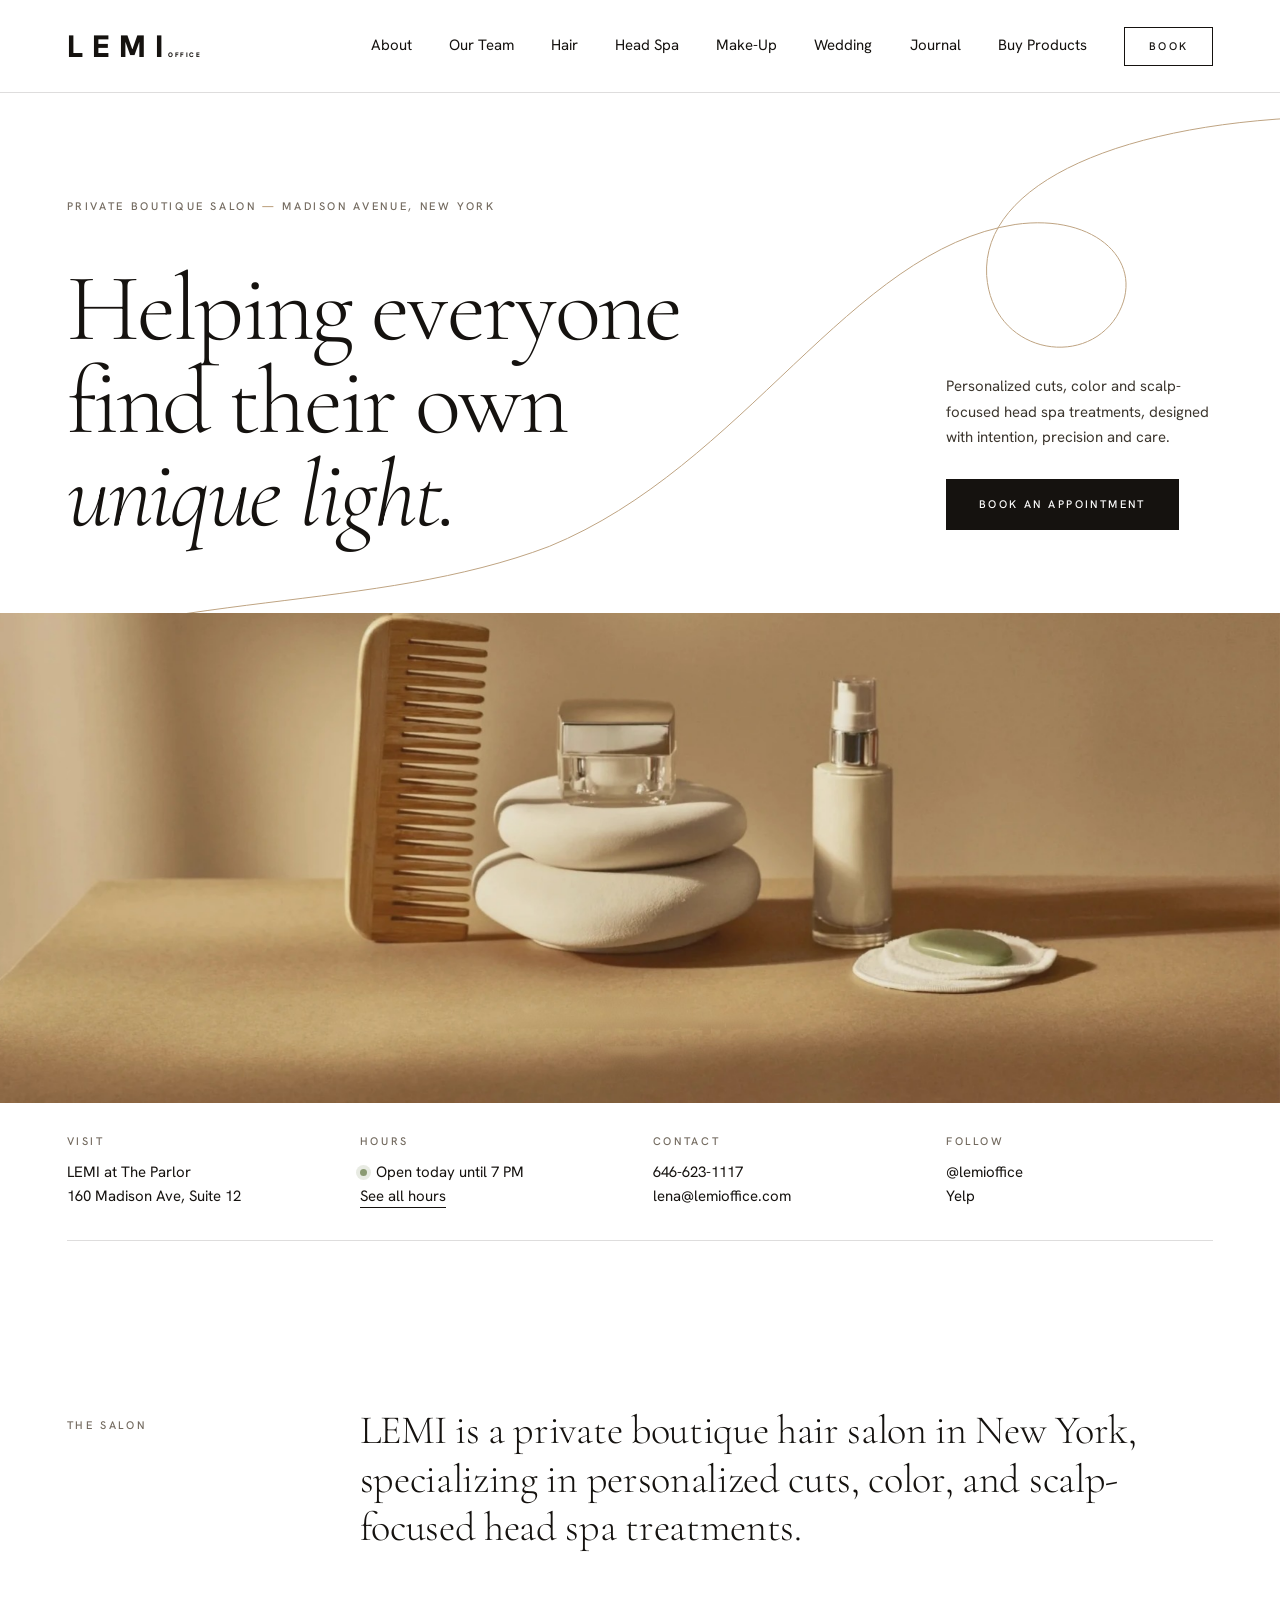
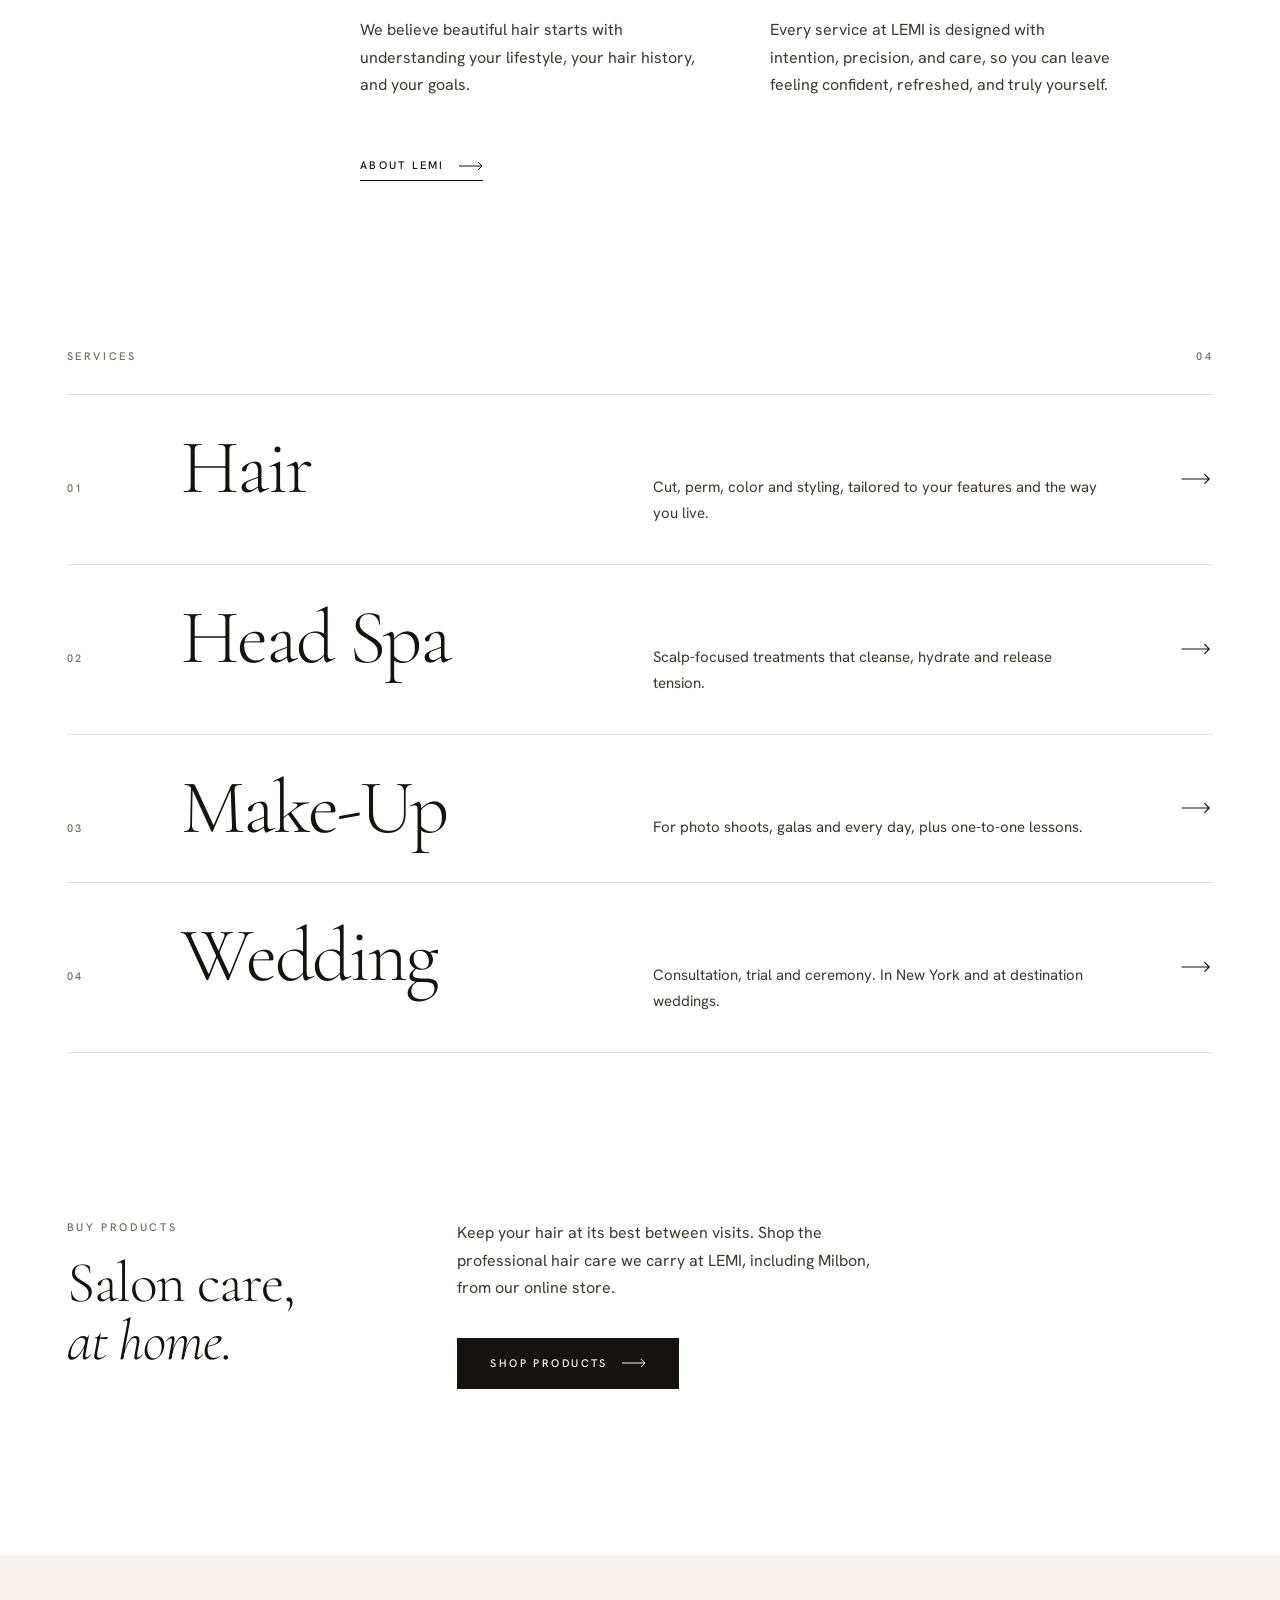
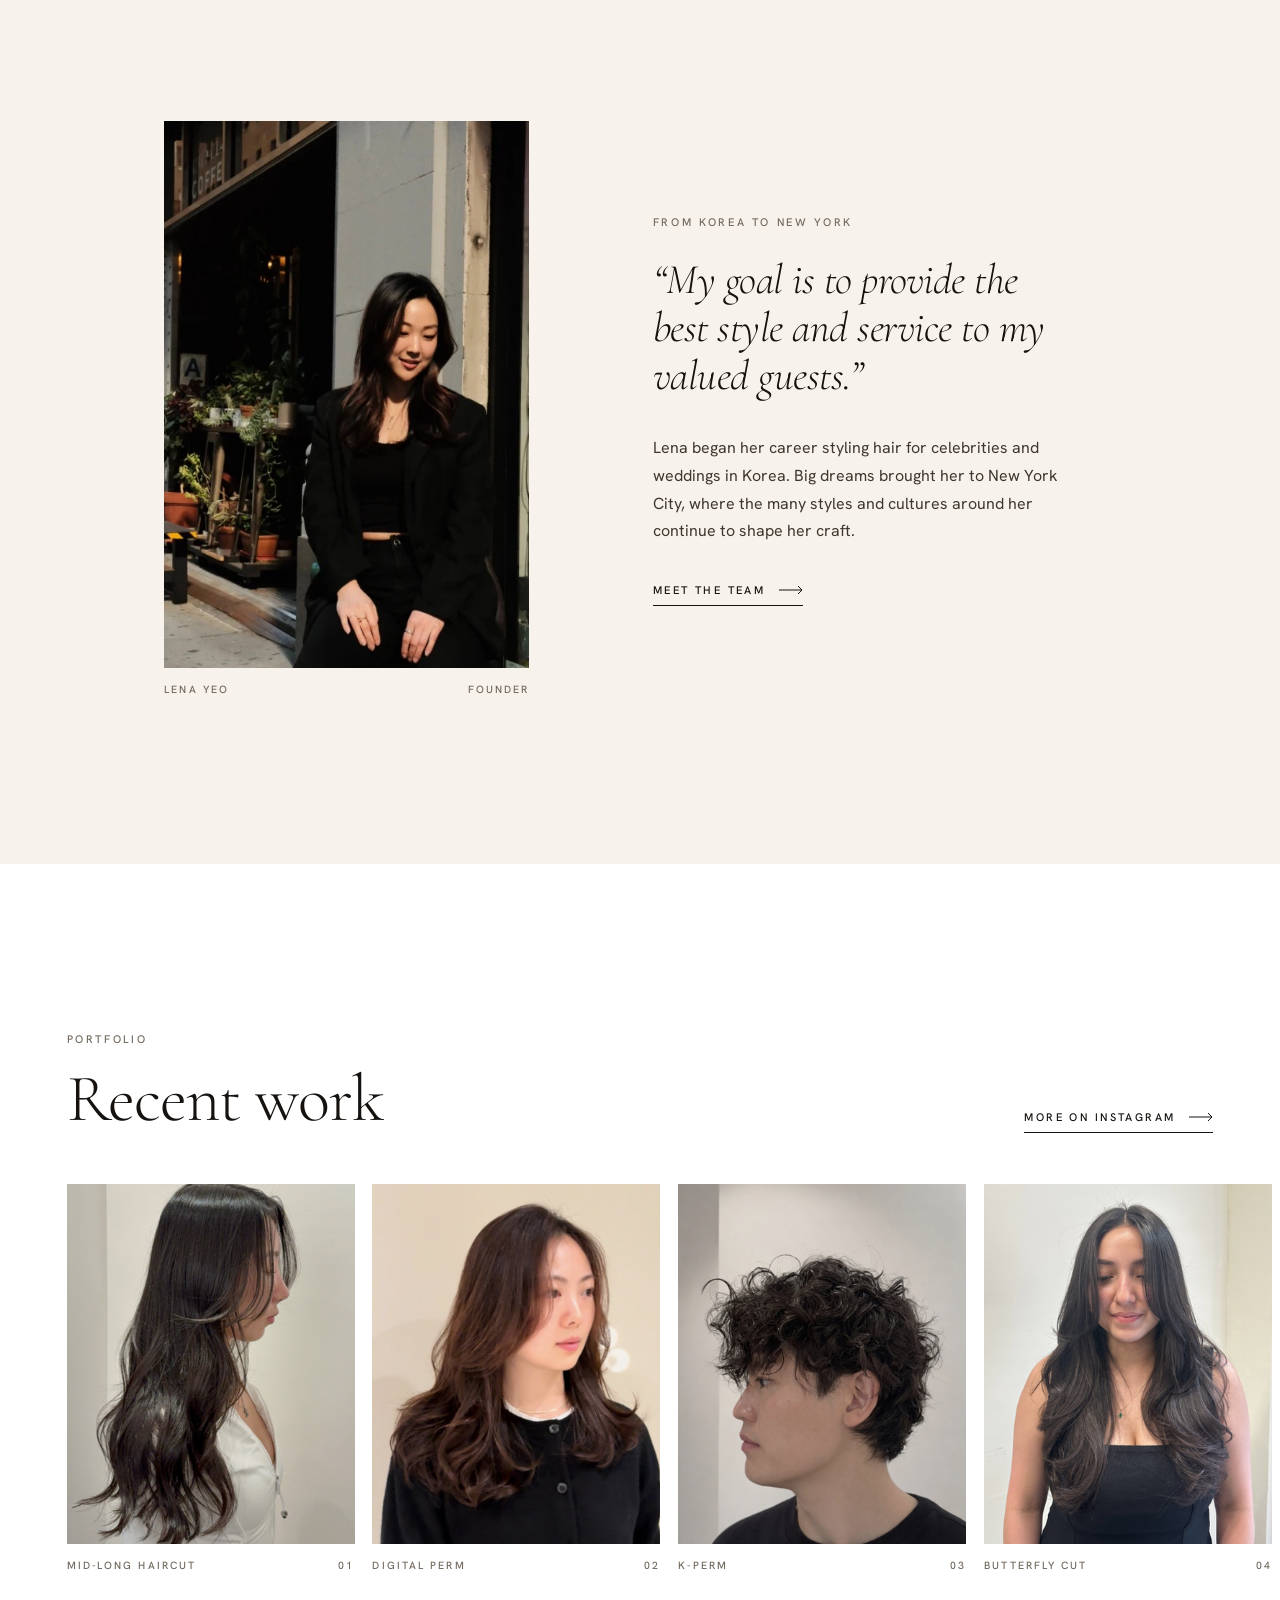
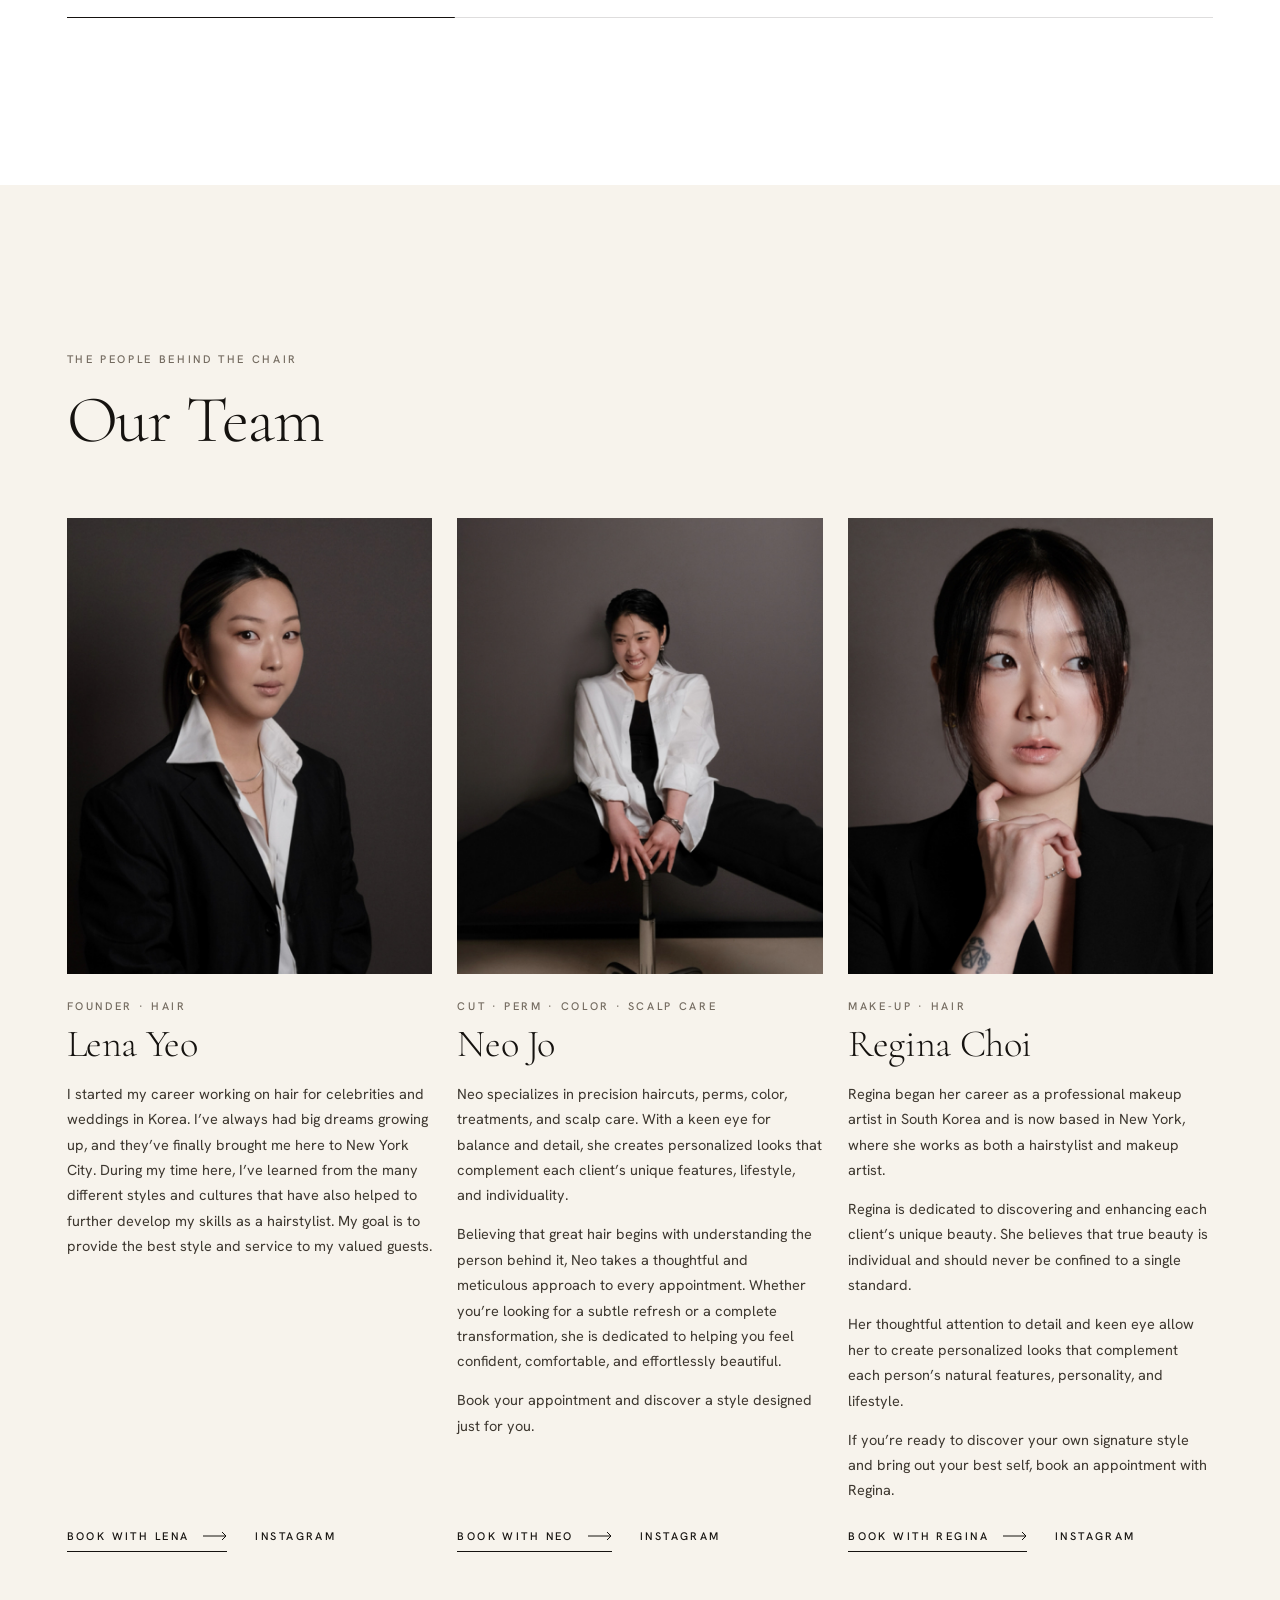
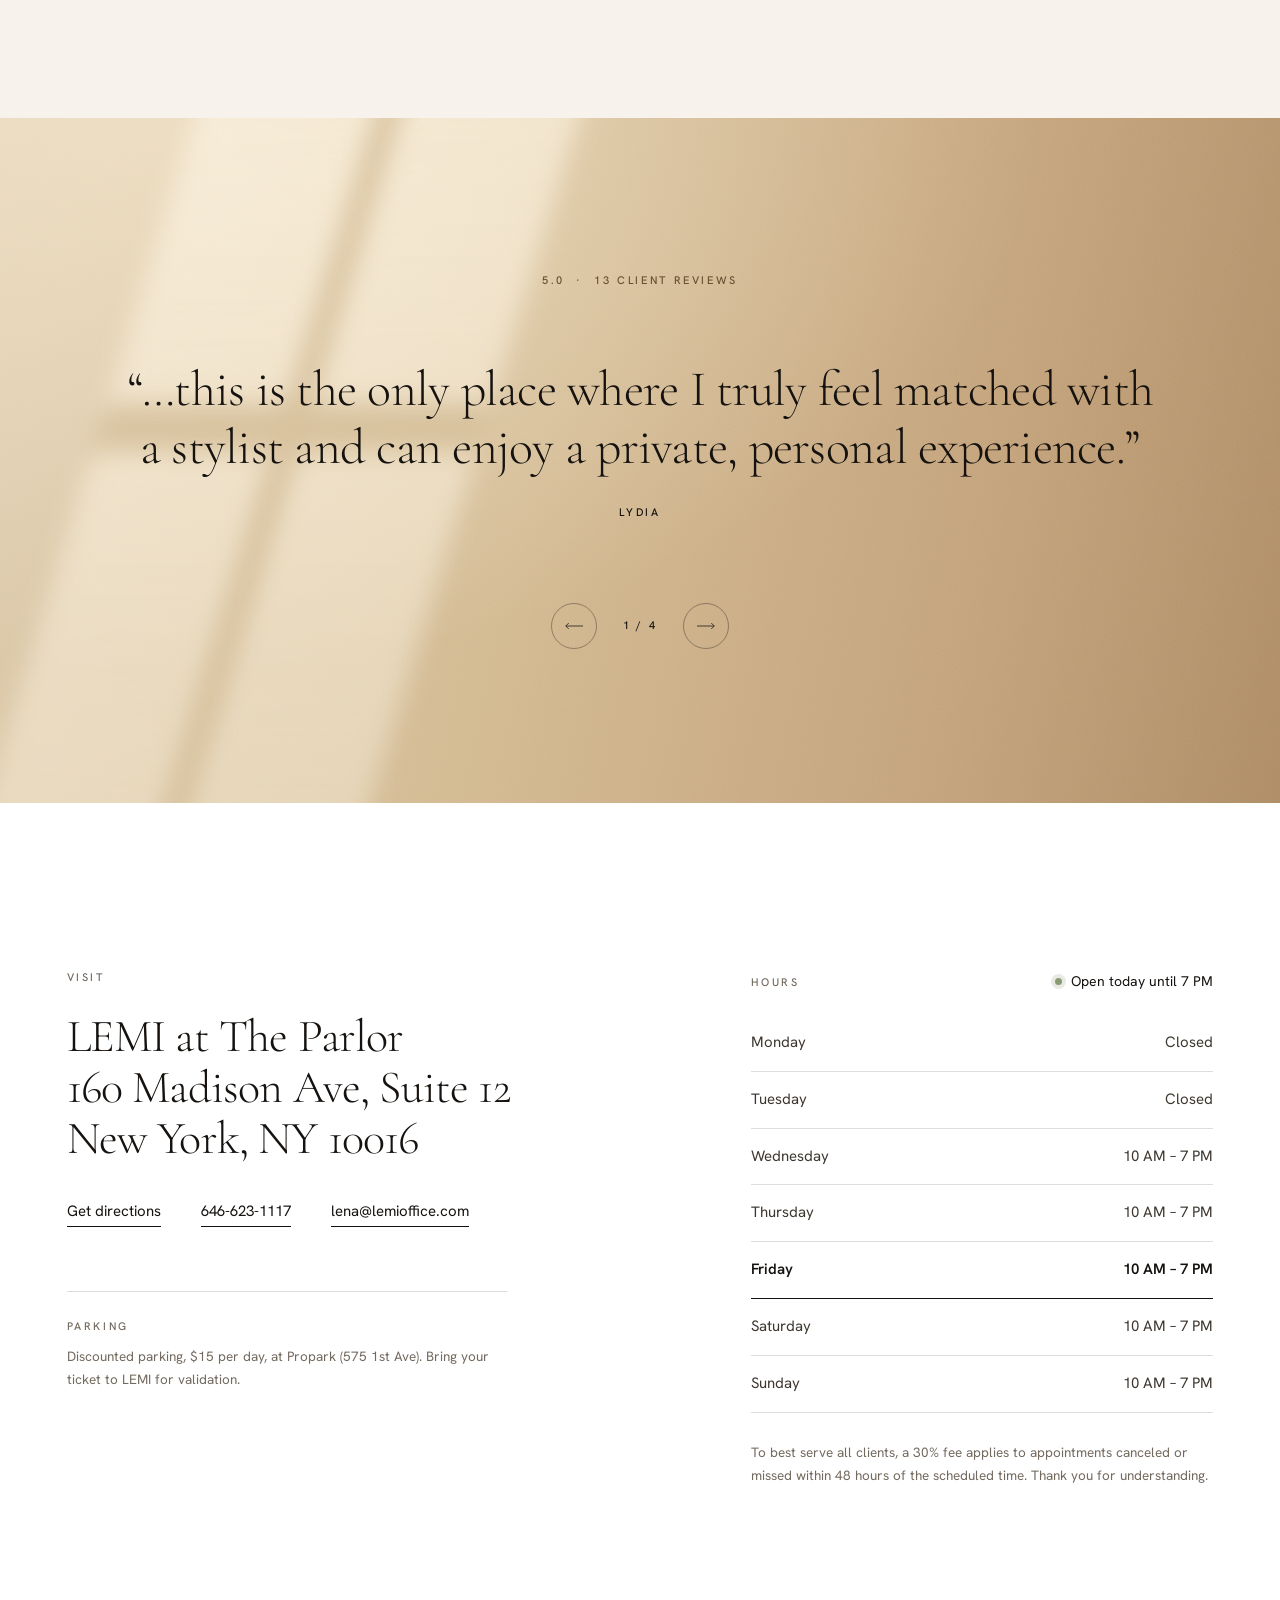
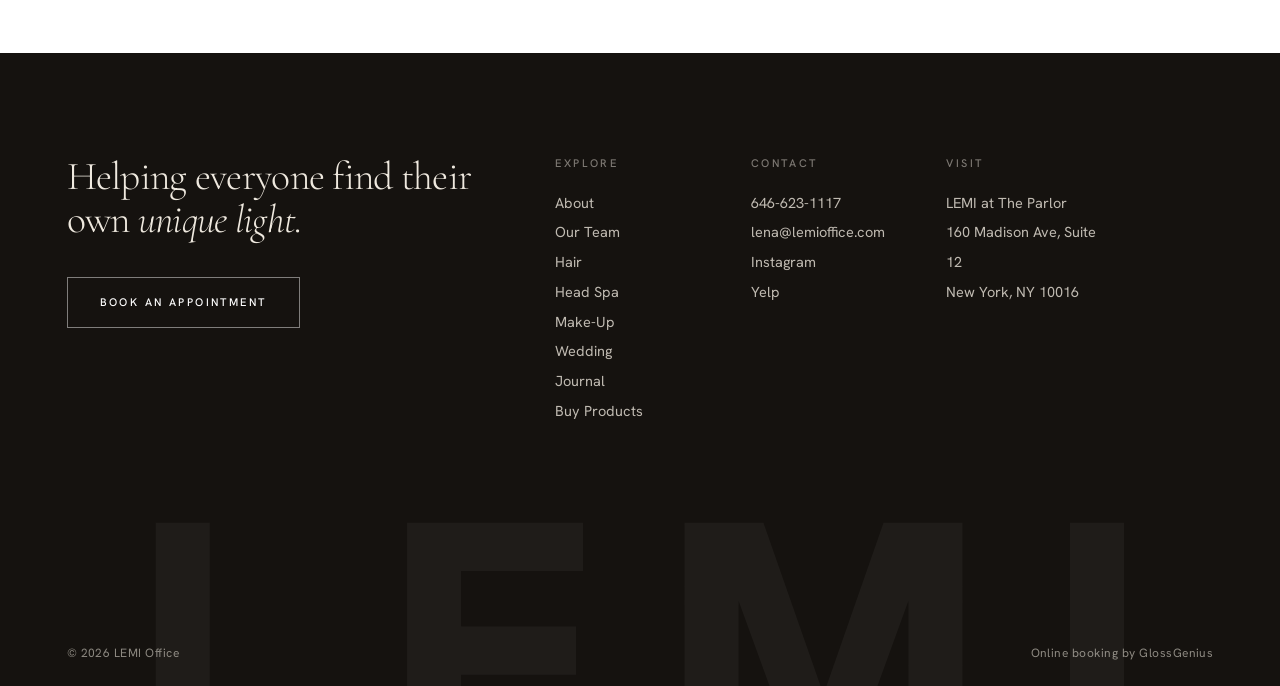
<file: index.html>
<!doctype html>
<html lang="en">
<head>
<meta charset="utf-8">
<meta name="viewport" content="width=device-width, initial-scale=1">
<title>LEMI Office | Private Boutique Hair Salon in New York</title>
<meta name="description" content="LEMI is a private boutique hair salon on Madison Avenue, New York, specializing in personalized cuts, color, perms, make-up and scalp-focused head spa treatments.">
<link rel="canonical" href="https://www.lemioffice.com/">
<meta name="theme-color" content="#ffffff">
<meta property="og:type" content="website">
<meta property="og:site_name" content="LEMI Office">
<meta property="og:title" content="LEMI Office | Private Boutique Hair Salon in New York">
<meta property="og:description" content="LEMI is a private boutique hair salon on Madison Avenue, New York, specializing in personalized cuts, color, perms, make-up and scalp-focused head spa treatments.">
<meta property="og:image" content="https://www.lemioffice.com/assets/img/still-life.jpg">
<link rel="icon" href="data:image/svg+xml,%3Csvg xmlns='http://www.w3.org/2000/svg' viewBox='0 0 32 32'%3E%3Crect width='32' height='32' fill='%2315120f'/%3E%3Cpath d='M11 8h3.6v12.6H22V24H11z' fill='%23fff'/%3E%3C/svg%3E">
<link rel="preconnect" href="https://fonts.googleapis.com">
<link rel="preconnect" href="https://fonts.gstatic.com" crossorigin>
<link rel="stylesheet" href="https://fonts.googleapis.com/css2?family=Cormorant+Garamond:ital,wght@0,300;0,400;0,500;1,300;1,400&family=Hanken+Grotesk:wght@400;500;600;800&display=swap">
<link rel="stylesheet" href="assets/css/style.css?v=1791845061">
<script>document.documentElement.classList.add("js")</script>
<script type="application/ld+json">{"@context": "https://schema.org", "@type": "HairSalon", "name": "LEMI Office", "description": "A private boutique hair salon in New York, specializing in personalized cuts, color, and scalp-focused head spa treatments.", "url": "https://www.lemioffice.com", "telephone": "+16466231117", "email": "lena@lemioffice.com", "priceRange": "$$$", "image": "https://www.lemioffice.com/assets/img/still-life.jpg", "address": {"@type": "PostalAddress", "streetAddress": "The Parlor, 160 Madison Ave, Suite 12", "addressLocality": "New York", "addressRegion": "NY", "postalCode": "10016", "addressCountry": "US"}, "geo": {"@type": "GeoCoordinates", "latitude": 40.7471706, "longitude": -73.9838333}, "openingHoursSpecification": [{"@type": "OpeningHoursSpecification", "dayOfWeek": ["Wednesday", "Thursday", "Friday", "Saturday", "Sunday"], "opens": "10:00", "closes": "19:00"}], "sameAs": ["https://www.instagram.com/lemioffice", "https://yelp.to/-rt6zLqIka"], "potentialAction": {"@type": "ReserveAction", "target": "https://lemioffice.glossgenius.com/book"}}</script>
</head>
<body>
<a class="skip" href="#main">Skip to content</a>

<header class="hdr" data-hdr>
  <div class="wrap hdr__in">
    <a class="logo" href="index.html" aria-label="LEMI Office, home"><span class="logo__l">LEMI</span><span class="logo__o">OFFICE</span></a>
    <nav class="nav" aria-label="Primary">
      <a href="about.html">About</a><a href="team.html">Our Team</a><a href="hair.html">Hair</a><a href="head-spa.html">Head Spa</a><a href="make-up.html">Make-Up</a><a href="wedding.html">Wedding</a><a href="journal.html">Journal</a><a class="nav__shop" href="https://shop.saloninteractive.com/store/Lemioffice/product_categories" target="_blank" rel="noopener">Buy Products</a>
      <a class="btn nav__book" href="https://lemioffice.glossgenius.com/book" target="_blank" rel="noopener">Book</a>
    </nav>
    <button class="burger" type="button" data-burger aria-label="Open menu" aria-expanded="false" aria-controls="mnav"><i></i><i></i></button>
  </div>
</header>

<div class="mnav" id="mnav">
  <nav class="mnav__links" aria-label="Mobile"><a href="about.html" style="--i:0">About</a><a href="team.html" style="--i:1">Our Team</a><a href="hair.html" style="--i:2">Hair</a><a href="head-spa.html" style="--i:3">Head Spa</a><a href="make-up.html" style="--i:4">Make-Up</a><a href="wedding.html" style="--i:5">Wedding</a><a href="journal.html" style="--i:6">Journal</a><a href="https://shop.saloninteractive.com/store/Lemioffice/product_categories" target="_blank" rel="noopener" style="--i:7">Buy Products</a></nav>
  <div class="mnav__foot">
    <p class="small">160 Madison Ave, Suite 12, New York<br><a href="tel:+16466231117">646-623-1117</a> &nbsp;·&nbsp; <a href="https://www.instagram.com/lemioffice" target="_blank" rel="noopener">@lemioffice</a></p>
    <a class="btn btn--solid" href="https://lemioffice.glossgenius.com/book" target="_blank" rel="noopener">Book an appointment</a>
  </div>
</div>

<main id="main">

<section class="hero">
  <svg class="strand strand--hero" viewBox="0 0 1440 600" preserveAspectRatio="none" aria-hidden="true">
    <path d="M1500 24C1262 28 1104 92 1110 186c6 78 108 96 146 42 36-54-22-106-114-94-186 26-304 246-524 328C420 530 190 505-60 590"></path>
  </svg>
  <div class="wrap grid hero__top">
    <p class="eyebrow hero__eyebrow"><span>Private boutique salon</span><i>—</i><span>Madison Avenue, New York</span></p>
    <h1 class="hero__h">
      <span class="ln"><span style="--i:0">Helping everyone</span></span>
      <span class="ln"><span style="--i:1">find their own</span></span>
      <span class="ln"><span style="--i:2"><em>unique light.</em></span></span>
    </h1>
    <div class="hero__aside">
      <p>Personalized cuts, color and scalp-focused head spa treatments, designed with intention, precision and care.</p>
      <a class="btn btn--solid" href="https://lemioffice.glossgenius.com/book" target="_blank" rel="noopener">Book an appointment</a>
    </div>
  </div>
  <figure class="hero__fig">
    <img data-drift src="assets/img/still-life.jpg" width="2000" height="766" fetchpriority="high"
         alt="A wooden comb, stacked stones and glass bottles on a sand-colored table in warm afternoon light">
  </figure>
  <div class="wrap">
    <dl class="facts">
      <div><dt class="eyebrow">Visit</dt><dd><a href="https://www.google.com/maps/search/?api=1&query=The+Parlor+160+Madison+Ave+New+York+NY+10016" target="_blank" rel="noopener">LEMI at The Parlor<br>160 Madison Ave, <span style="white-space:nowrap">Suite 12</span></a></dd></div>
      <div><dt class="eyebrow">Hours</dt><dd><span data-status>Open Wednesday to Sunday</span><br><a class="tlink" href="#visit">See all hours</a></dd></div>
      <div><dt class="eyebrow">Contact</dt><dd><a href="tel:+16466231117">646-623-1117</a><br><a href="mailto:lena@lemioffice.com">lena@lemioffice.com</a></dd></div>
      <div><dt class="eyebrow">Follow</dt><dd><a href="https://www.instagram.com/lemioffice" target="_blank" rel="noopener">@lemioffice</a><br><a href="https://yelp.to/-rt6zLqIka" target="_blank" rel="noopener">Yelp</a></dd></div>
    </dl>
  </div>
</section>

<section class="sec intro">
  <div class="wrap grid">
    <p class="eyebrow" data-r>The salon</p>
    <p class="lead intro__lead" data-r style="--d:1">LEMI is a private boutique hair salon in New York, specializing in personalized cuts, color, and scalp-focused head spa treatments.</p>
    <div class="intro__cols">
      <p class="copy" data-r style="--d:2">We believe beautiful hair starts with understanding your lifestyle, your hair history, and your goals.</p>
      <p class="copy" data-r style="--d:3">Every service at LEMI is designed with intention, precision, and care, so you can leave feeling confident, refreshed, and truly yourself.</p>
    </div>
    <div class="intro__more" data-r style="--d:4"><a class="more" href="about.html" >About LEMI<svg viewBox="0 0 24 10" aria-hidden="true"><path d="M0 5h23M19 1l4 4-4 4" fill="none" stroke="currentColor"></path></svg></a></div>
  </div>
</section>

<section class="sec" style="padding-top:0">
  <div class="wrap">
    <div class="idx-head" data-r><p class="eyebrow">Services</p><p class="eyebrow">04</p></div>
    <div class="idx"><a class="idx__row" href="hair.html" data-r><span class="idx__n">01</span><span class="idx__t">Hair</span><span class="idx__d">Cut, perm, color and styling, tailored to your features and the way you live.</span><span class="idx__a"><svg viewBox="0 0 24 10" aria-hidden="true"><path d="M0 5h23M19 1l4 4-4 4" fill="none" stroke="currentColor"></path></svg></span><span class="idx__pic"><img src="assets/img/gg/medium-0f18395b7913d6eb57517c712848dc59.jpeg" alt="" width="500" height="500" loading=lazy decoding="async"></span></a><a class="idx__row" href="head-spa.html" data-r><span class="idx__n">02</span><span class="idx__t">Head Spa</span><span class="idx__d">Scalp-focused treatments that cleanse, hydrate and release tension.</span><span class="idx__a"><svg viewBox="0 0 24 10" aria-hidden="true"><path d="M0 5h23M19 1l4 4-4 4" fill="none" stroke="currentColor"></path></svg></span><span class="idx__pic"><img src="assets/img/still-life.jpg" alt="" width="2000" height="766" loading=lazy decoding="async"></span></a><a class="idx__row" href="make-up.html" data-r><span class="idx__n">03</span><span class="idx__t">Make-Up</span><span class="idx__d">For photo shoots, galas and every day, plus one-to-one lessons.</span><span class="idx__a"><svg viewBox="0 0 24 10" aria-hidden="true"><path d="M0 5h23M19 1l4 4-4 4" fill="none" stroke="currentColor"></path></svg></span><span class="idx__pic"><img src="assets/img/gg/medium-b36788acc9e6ccb9057bed853c8f6ae9.jpeg" alt="" width="500" height="500" loading=lazy decoding="async"></span></a><a class="idx__row" href="wedding.html" data-r><span class="idx__n">04</span><span class="idx__t">Wedding</span><span class="idx__d">Consultation, trial and ceremony. In New York and at destination weddings.</span><span class="idx__a"><svg viewBox="0 0 24 10" aria-hidden="true"><path d="M0 5h23M19 1l4 4-4 4" fill="none" stroke="currentColor"></path></svg></span><span class="idx__pic light"></span></a></div>
  </div>
</section>

<section class="sec" id="products" style="padding-top:0">
  <div class="wrap grid">
    <div class="split__l" data-r><p class="eyebrow">Buy Products</p><h2 class="h2">Salon care, <em>at home.</em></h2></div>
    <div class="split__r" data-r style="--d:1">
      <p class="copy">Keep your hair at its best between visits. Shop the professional hair care we carry at LEMI, including Milbon, from our online store.</p>
      <div class="ask__cta"><a class="btn btn--solid" href="https://shop.saloninteractive.com/store/Lemioffice/product_categories" target="_blank" rel="noopener">Shop products<svg viewBox="0 0 24 10" aria-hidden="true"><path d="M0 5h23M19 1l4 4-4 4" fill="none" stroke="currentColor"></path></svg></a></div>
    </div>
  </div>
</section>

<section class="sec sec--ivory founder">
  <div class="wrap grid">
    <figure class="founder__fig">
      <div data-clip><img src="assets/img/lena-street.jpg" alt="Lena Yeo, founder of LEMI Office, seated outside a New York storefront in the sun" width="465" height="696" loading=lazy decoding="async"></div>
      <figcaption class="founder__cap"><span>Lena Yeo</span><span>Founder</span></figcaption>
    </figure>
    <div class="founder__txt">
      <p class="eyebrow" data-r>From Korea to New York</p>
      <p class="founder__q" data-r style="--d:1">“My goal is to provide the best style and service to my valued guests.”</p>
      <p class="copy" data-r style="--d:2">Lena began her career styling hair for celebrities and weddings in Korea. Big dreams brought her to New York City, where the many styles and cultures around her continue to shape her craft.</p>
      <div data-r style="--d:3"><a class="more" href="#team">Meet the team<svg viewBox="0 0 24 10" aria-hidden="true"><path d="M0 5h23M19 1l4 4-4 4" fill="none" stroke="currentColor"></path></svg></a></div>
    </div>
  </div>
</section>

<section class="sec work">
  <div class="wrap work__head">
    <div data-r><p class="eyebrow" style="margin-bottom:18px">Portfolio</p><h2 class="h2">Recent work</h2></div>
    <div data-r style="--d:1"><a class="more" href="https://www.instagram.com/lemioffice" target="_blank" rel="noopener">More on Instagram<svg viewBox="0 0 24 10" aria-hidden="true"><path d="M0 5h23M19 1l4 4-4 4" fill="none" stroke="currentColor"></path></svg></a></div>
  </div>
  <div class="strip" data-strip data-r tabindex="0" role="region" aria-label="Recent work, scroll sideways"><figure><div class="strip__im"><img src="assets/img/gg/medium-0f18395b7913d6eb57517c712848dc59.jpeg" alt="Mid-long haircut at LEMI Office" width="500" height="500" loading=lazy decoding="async"></div><figcaption class="cap"><span>Mid-long haircut</span><span>01</span></figcaption></figure><figure><div class="strip__im"><img src="assets/img/gg/medium-b6c0a14d702026cf001d2c122e9181a1.jpeg" alt="Digital perm at LEMI Office" width="500" height="500" loading=lazy decoding="async"></div><figcaption class="cap"><span>Digital perm</span><span>02</span></figcaption></figure><figure><div class="strip__im"><img src="assets/img/gg/medium-73f63f8773147e704a7d888c490211ec.jpeg" alt="K-perm at LEMI Office" width="500" height="500" loading=lazy decoding="async"></div><figcaption class="cap"><span>K-perm</span><span>03</span></figcaption></figure><figure><div class="strip__im"><img src="assets/img/gg/medium-a821182442123a4ba001584f6912ae4e.jpeg" alt="Butterfly cut at LEMI Office" width="500" height="500" loading=lazy decoding="async"></div><figcaption class="cap"><span>Butterfly cut</span><span>04</span></figcaption></figure><figure><div class="strip__im"><img src="assets/img/gg/medium-7935edbe5b0f8179545863d067b82edd.jpeg" alt="Short cut at LEMI Office" width="500" height="500" loading=lazy decoding="async"></div><figcaption class="cap"><span>Short cut</span><span>05</span></figcaption></figure><figure><div class="strip__im"><img src="assets/img/gg/medium-b404cccfc31baf8f51b249f0f1083fb0.jpeg" alt="Bang perm + mid-long haircut at LEMI Office" width="500" height="500" loading=lazy decoding="async"></div><figcaption class="cap"><span>Bang perm + mid-long haircut</span><span>06</span></figcaption></figure><figure><div class="strip__im"><img src="assets/img/gg/medium-0a4e9c95f9ae54a34b2e314bfe1db624.jpeg" alt="Perm at LEMI Office" width="500" height="500" loading=lazy decoding="async"></div><figcaption class="cap"><span>Perm</span><span>07</span></figcaption></figure><figure><div class="strip__im"><img src="assets/img/gg/medium-1d8eae3f0b935f243ba1b558e865d222.jpeg" alt="Digital perm at LEMI Office" width="500" height="500" loading=lazy decoding="async"></div><figcaption class="cap"><span>Digital perm</span><span>08</span></figcaption></figure><figure><div class="strip__im"><img src="assets/img/gg/medium-c18ccc7dd5b4c61b68009d5cd083aa22.jpeg" alt="Perm at LEMI Office" width="500" height="500" loading=lazy decoding="async"></div><figcaption class="cap"><span>Perm</span><span>09</span></figcaption></figure><figure><div class="strip__im"><img src="assets/img/gg/medium-b36788acc9e6ccb9057bed853c8f6ae9.jpeg" alt="Color, mid-long cut + make-up at LEMI Office" width="500" height="500" loading=lazy decoding="async"></div><figcaption class="cap"><span>Color, mid-long cut + make-up</span><span>10</span></figcaption></figure><figure><div class="strip__im"><img src="assets/img/gg/medium-38bde646db7b8dd96d8530edcd57bb9b.jpeg" alt="Short cut + down perm at LEMI Office" width="500" height="500" loading=lazy decoding="async"></div><figcaption class="cap"><span>Short cut + down perm</span><span>11</span></figcaption></figure><figure><div class="strip__im"><img src="assets/img/gg/medium-91fdd9b9b86ec53206b4bac51fe3f541.jpeg" alt="Mid-long haircut at LEMI Office" width="500" height="500" loading=lazy decoding="async"></div><figcaption class="cap"><span>Mid-long haircut</span><span>12</span></figcaption></figure></div>
  <div class="wrap"><div class="bar"><i data-bar></i></div></div>
</section>


<section class="sec sec--ivory" id="team">
  <div class="wrap">
    <div class="sec-head">
      <div data-r><p class="eyebrow">The people behind the chair</p><h2 class="h2">Our Team</h2></div>
    </div>
    <div class="team">
<article data-r style="--d:0">
  <div class="team__im"><img src="assets/img/gg/4e3279e82054df577ae31bfffcddc752.jpeg" alt="Lena Yeo, Founder · Hair at LEMI Office" width="1000" height="1000" loading=lazy decoding="async"></div>
  <p class="eyebrow">Founder · Hair</p>
  <h3 class="h3">Lena Yeo</h3>
  <div class="team__bio"><p>I started my career working on hair for celebrities and weddings in Korea. I’ve always had big dreams growing up, and they’ve finally brought me here to New York City. During my time here, I’ve learned from the many different styles and cultures that have also helped to further develop my skills as a hairstylist. My goal is to provide the best style and service to my valued guests.</p></div>
  <div class="team__links"><a class="more" href="https://lemioffice.glossgenius.com/services?team_member_token=10017-52b8649a-dbd1-44fa-ba8d-7106aab6d199" target="_blank" rel="noopener">Book with Lena<svg viewBox="0 0 24 10" aria-hidden="true"><path d="M0 5h23M19 1l4 4-4 4" fill="none" stroke="currentColor"></path></svg></a><a class="more" href="https://www.instagram.com/lemioffice" target="_blank" rel="noopener" style="border-color:transparent">Instagram</a></div>
</article>
<article data-r style="--d:1">
  <div class="team__im"><img src="assets/img/gg/2103f4d7a488f4bdf10ca0b9b787d2df.jpeg" alt="Neo Jo, Cut · Perm · Color · Scalp care at LEMI Office" width="1000" height="1000" loading=lazy decoding="async"></div>
  <p class="eyebrow">Cut · Perm · Color · Scalp care</p>
  <h3 class="h3">Neo Jo</h3>
  <div class="team__bio"><p>Neo specializes in precision haircuts, perms, color, treatments, and scalp care. With a keen eye for balance and detail, she creates personalized looks that complement each client’s unique features, lifestyle, and individuality.</p><p>Believing that great hair begins with understanding the person behind it, Neo takes a thoughtful and meticulous approach to every appointment. Whether you’re looking for a subtle refresh or a complete transformation, she is dedicated to helping you feel confident, comfortable, and effortlessly beautiful.</p><p>Book your appointment and discover a style designed just for you.</p></div>
  <div class="team__links"><a class="more" href="https://lemioffice.glossgenius.com/services?team_member_token=10017-ce4b157c-9687-47e1-9c0d-58206b19642e" target="_blank" rel="noopener">Book with Neo<svg viewBox="0 0 24 10" aria-hidden="true"><path d="M0 5h23M19 1l4 4-4 4" fill="none" stroke="currentColor"></path></svg></a><a class="more" href="https://www.instagram.com/hair_god_neo" target="_blank" rel="noopener" style="border-color:transparent">Instagram</a></div>
</article>
<article data-r style="--d:2">
  <div class="team__im"><img src="assets/img/gg/da70eccdcf3fe02628f91da3991f2b8d.jpeg" alt="Regina Choi, Make-Up · Hair at LEMI Office" width="1000" height="1000" loading=lazy decoding="async"></div>
  <p class="eyebrow">Make-Up · Hair</p>
  <h3 class="h3">Regina Choi</h3>
  <div class="team__bio"><p>Regina began her career as a professional makeup artist in South Korea and is now based in New York, where she works as both a hairstylist and makeup artist.</p><p>Regina is dedicated to discovering and enhancing each client’s unique beauty. She believes that true beauty is individual and should never be confined to a single standard.</p><p>Her thoughtful attention to detail and keen eye allow her to create personalized looks that complement each person’s natural features, personality, and lifestyle.</p><p>If you’re ready to discover your own signature style and bring out your best self, book an appointment with Regina.</p></div>
  <div class="team__links"><a class="more" href="https://lemioffice.glossgenius.com/services?team_member_token=10017-25677bd3-123b-408d-a93d-d24d98822b51" target="_blank" rel="noopener">Book with Regina<svg viewBox="0 0 24 10" aria-hidden="true"><path d="M0 5h23M19 1l4 4-4 4" fill="none" stroke="currentColor"></path></svg></a><a class="more" href="https://www.instagram.com/reginaxny" target="_blank" rel="noopener" style="border-color:transparent">Instagram</a></div>
</article></div>
  </div>
</section>


<section class="voices light" data-voices aria-label="Client reviews">
  <div class="wrap">
    <p class="eyebrow" data-r>5.0 &nbsp;·&nbsp; 13 client reviews</p>
    <div class="voices__stage" data-r style="--d:1"><blockquote class=is-on><p>“…this is the only place where I truly feel matched with a stylist and can enjoy a private, personal experience.”</p><cite>Lydia</cite></blockquote><blockquote><p>“I have been to her for 4 years now and travel from Philadelphia every time.”</p><cite>David</cite></blockquote><blockquote><p>“Lena has a great eye and strong technical instincts … The result feels healthy, natural, and flattering for my face shape.”</p><cite>Former Serial Salon Hopper</cite></blockquote><blockquote><p>“I love my haircut and I will be scheduling my future cuts with her.”</p><cite>Savanna F</cite></blockquote></div>
    <div class="voices__ctl">
      <button class="prev" type="button" aria-label="Previous review"><svg viewBox="0 0 24 10" aria-hidden="true"><path d="M0 5h23M19 1l4 4-4 4" fill="none" stroke="currentColor"></path></svg></button>
      <span data-count>1 / 4</span>
      <button class="next" type="button" aria-label="Next review"><svg viewBox="0 0 24 10" aria-hidden="true"><path d="M0 5h23M19 1l4 4-4 4" fill="none" stroke="currentColor"></path></svg></button>
    </div>
  </div>
</section>

<section class="sec visit" id="visit">
  <div class="wrap grid">
    <div class="visit__l" data-r>
      <p class="eyebrow">Visit</p>
      <address class="h2 visit__addr" style="font-style:normal">LEMI at The Parlor<br>160 Madison Ave, Suite 12<br>New York, NY 10016</address>
      <div class="visit__links">
        <a class="tlink" href="https://www.google.com/maps/search/?api=1&query=The+Parlor+160+Madison+Ave+New+York+NY+10016" target="_blank" rel="noopener">Get directions</a>
        <a class="tlink" href="tel:+16466231117">646-623-1117</a>
        <a class="tlink" href="mailto:lena@lemioffice.com">lena@lemioffice.com</a>
      </div>
      <div class="visit__note">
        <p class="eyebrow">Parking</p>
        <p class="small">Discounted parking, $15 per day, at Propark (575 1st Ave). Bring your ticket to LEMI for validation.</p>
      </div>
    </div>
    <div class="visit__r" data-r style="--d:2">
      <div class="visit__status"><span class="eyebrow">Hours</span><span data-status>Open Wednesday to Sunday</span></div>
      <table class="hours"><caption class="sr">Opening hours</caption><tbody><tr data-day="1"><th scope="row">Monday</th><td>Closed</td></tr><tr data-day="2"><th scope="row">Tuesday</th><td>Closed</td></tr><tr data-day="3"><th scope="row">Wednesday</th><td>10 AM – 7 PM</td></tr><tr data-day="4"><th scope="row">Thursday</th><td>10 AM – 7 PM</td></tr><tr data-day="5"><th scope="row">Friday</th><td>10 AM – 7 PM</td></tr><tr data-day="6"><th scope="row">Saturday</th><td>10 AM – 7 PM</td></tr><tr data-day="0"><th scope="row">Sunday</th><td>10 AM – 7 PM</td></tr></tbody></table>
      <p class="small visit__policy">To best serve all clients, a 30% fee applies to appointments canceled or missed within 48 hours of the scheduled time. Thank you for understanding.</p>
    </div>
  </div>
</section>

</main>

<footer class="ftr">
  <div class="wrap grid ftr__top">
    <div class="ftr__lede">
      <p>Helping everyone find their own <em>unique light.</em></p>
      <a class="btn btn--light" href="https://lemioffice.glossgenius.com/book" target="_blank" rel="noopener">Book an appointment</a>
    </div>
    <div class="ftr__col">
      <p class="eyebrow">Explore</p>
      <a href="about.html">About</a><br><a href="team.html">Our Team</a><br><a href="hair.html">Hair</a><br><a href="head-spa.html">Head Spa</a><br><a href="make-up.html">Make-Up</a><br><a href="wedding.html">Wedding</a><br><a href="journal.html">Journal</a><br><a href="https://shop.saloninteractive.com/store/Lemioffice/product_categories" target="_blank" rel="noopener">Buy Products</a><br>
    </div>
    <div class="ftr__col">
      <p class="eyebrow">Contact</p>
      <a href="tel:+16466231117">646-623-1117</a><br>
      <a href="mailto:lena@lemioffice.com">lena@lemioffice.com</a><br>
      <a href="https://www.instagram.com/lemioffice" target="_blank" rel="noopener">Instagram</a><br>
      <a href="https://yelp.to/-rt6zLqIka" target="_blank" rel="noopener">Yelp</a>
    </div>
    <div class="ftr__col">
      <p class="eyebrow">Visit</p>
      <a href="https://www.google.com/maps/search/?api=1&query=The+Parlor+160+Madison+Ave+New+York+NY+10016" target="_blank" rel="noopener">LEMI at The Parlor<br>160 Madison Ave, Suite 12<br>New York, NY 10016</a>
    </div>
  </div>
  <div class="ftr__mark" aria-hidden="true">LEMI</div>
  <div class="ftr__base"><div class="wrap"><span>© 2026 LEMI Office</span><span>Online booking by GlossGenius</span></div></div>
</footer>

<a class="fab" data-fab href="https://lemioffice.glossgenius.com/book" target="_blank" rel="noopener">Book an appointment<svg viewBox="0 0 24 10" aria-hidden="true"><path d="M0 5h23M19 1l4 4-4 4" fill="none" stroke="currentColor"></path></svg></a>
<script src="assets/js/main.js?v=1791845061" defer></script>
</body>
</html>
</file>
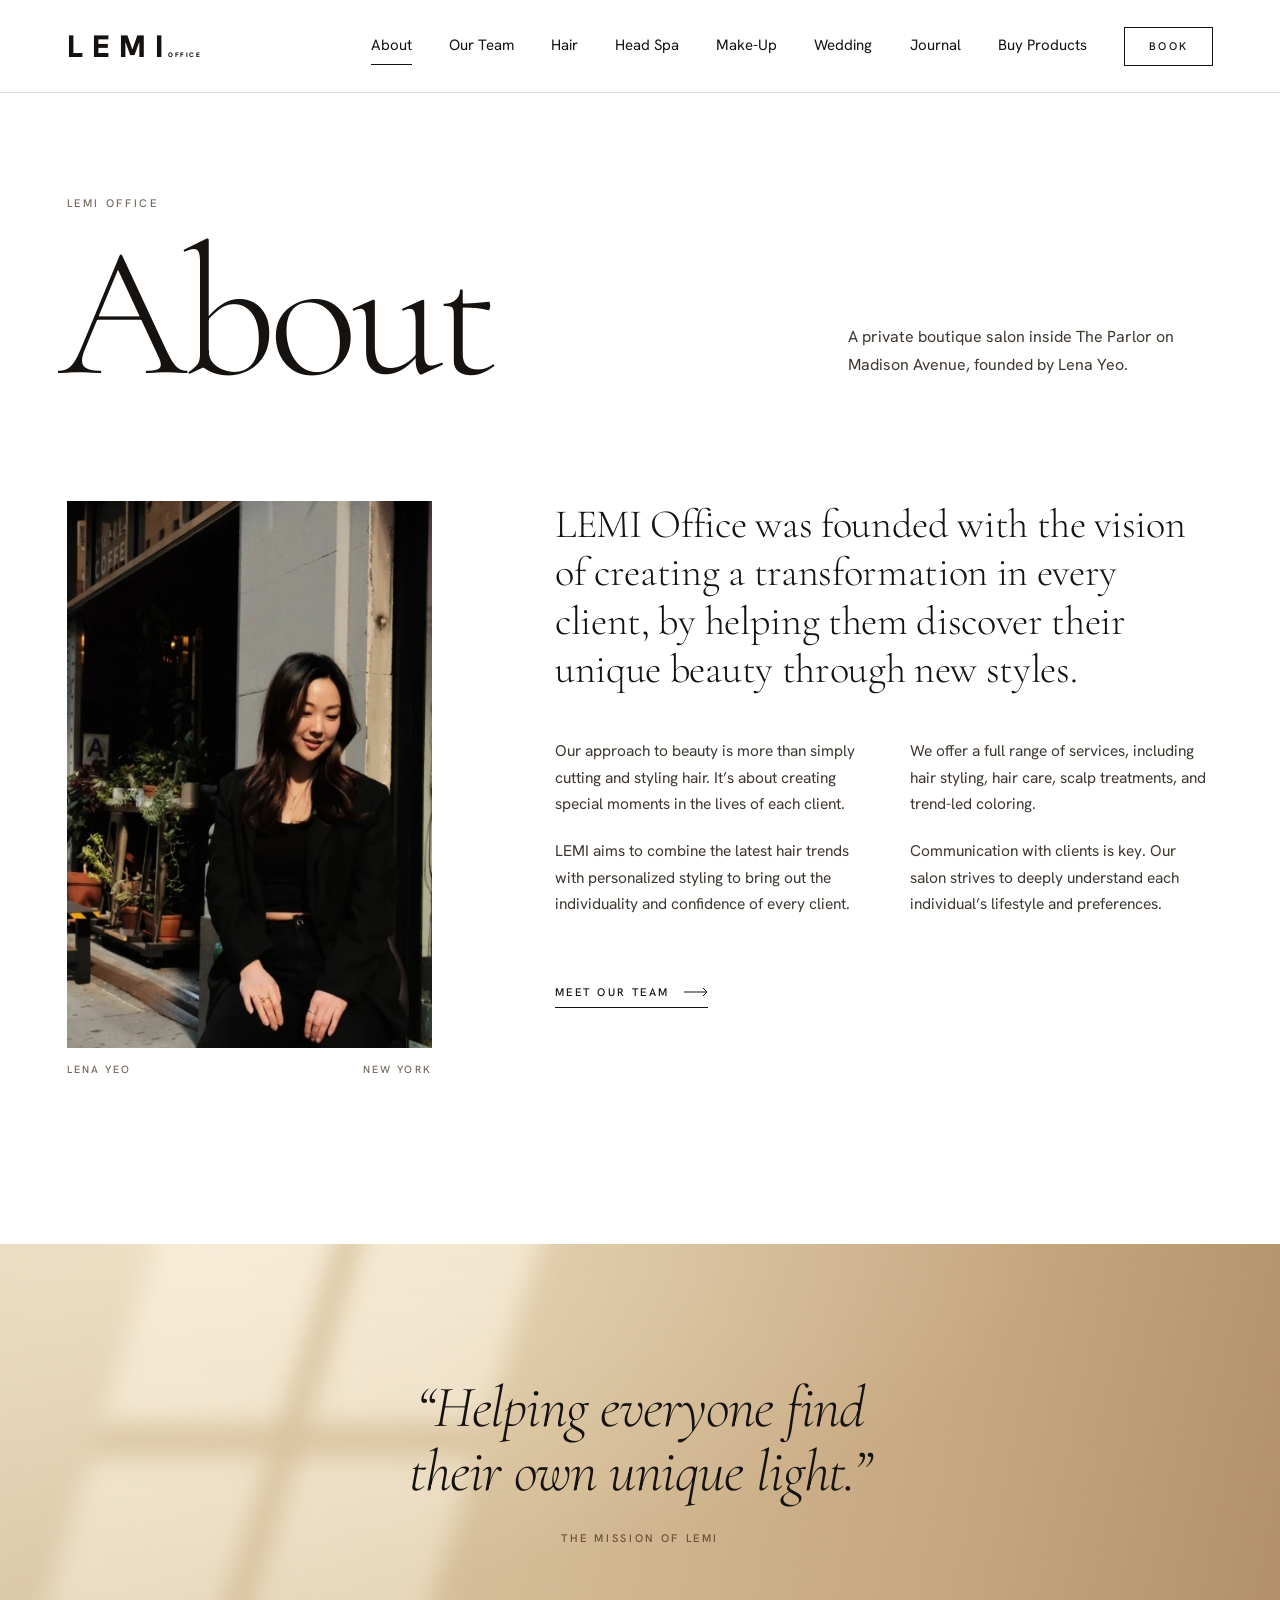
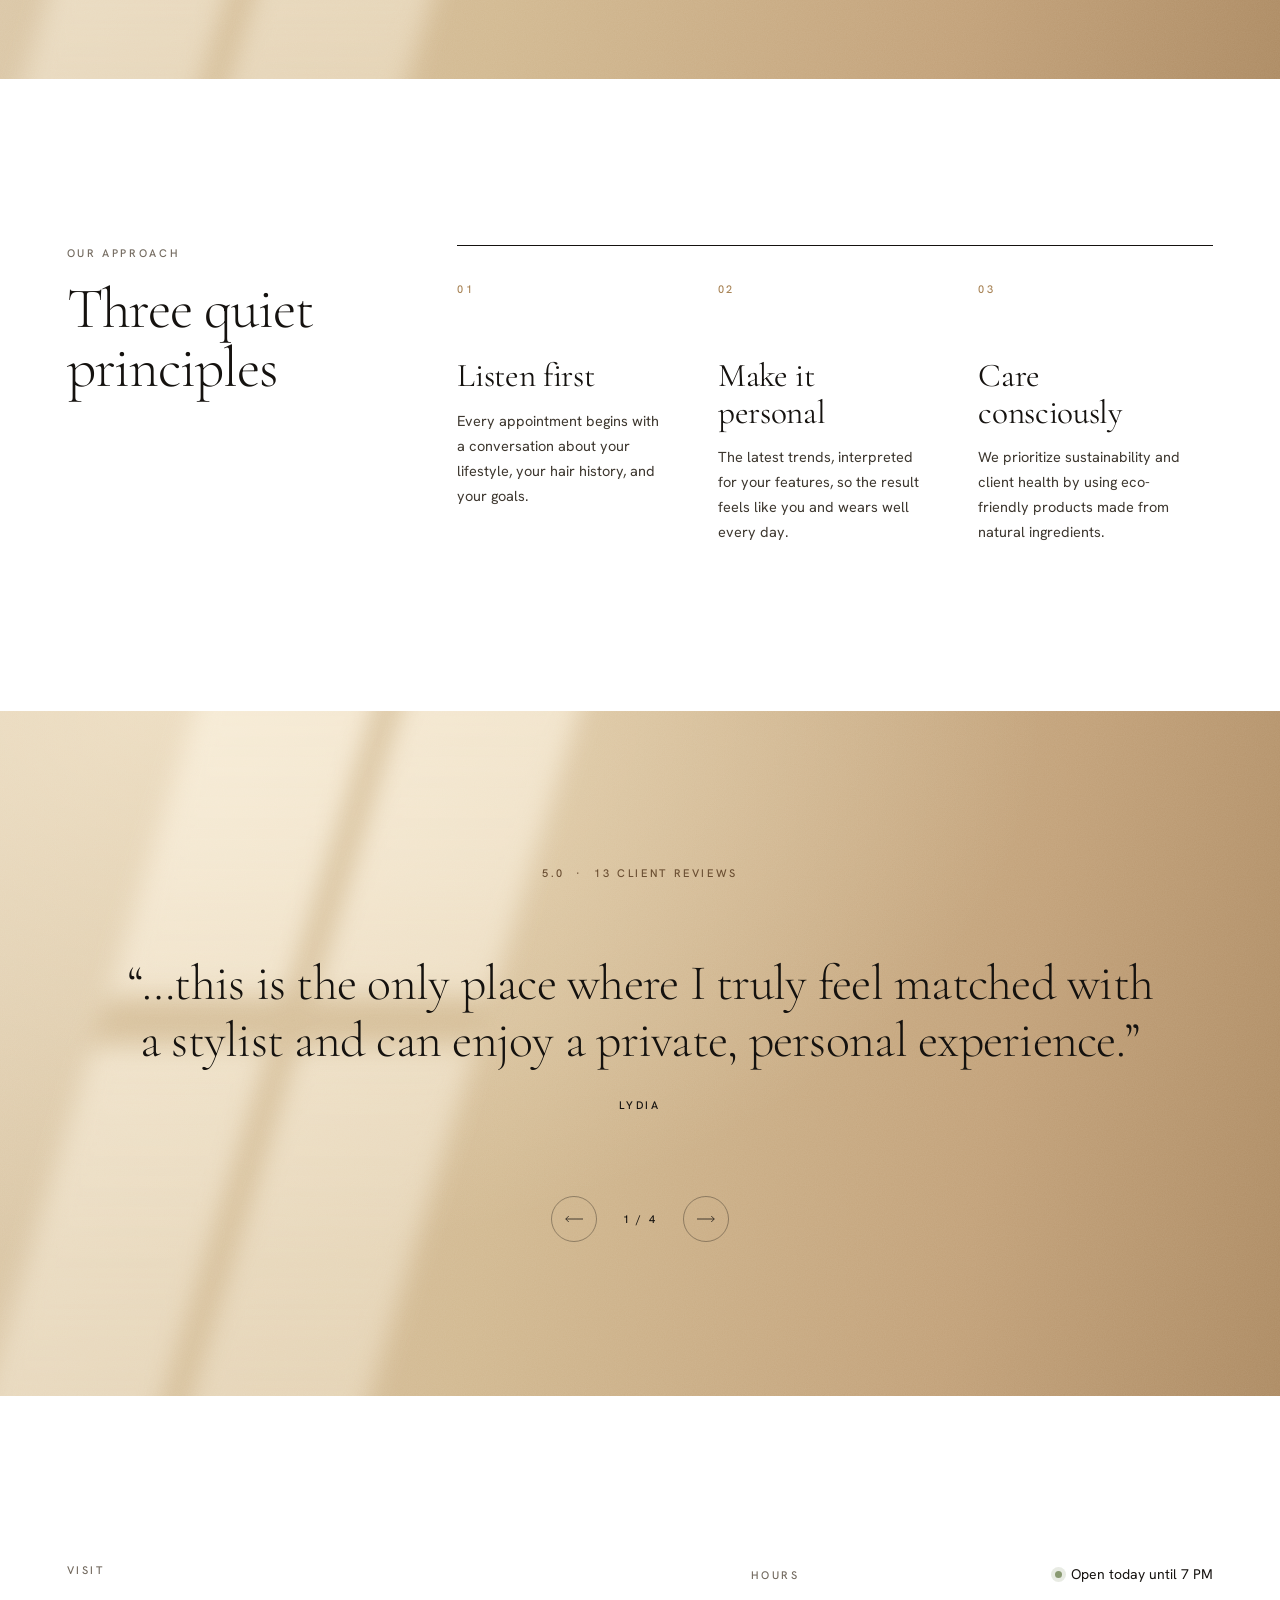
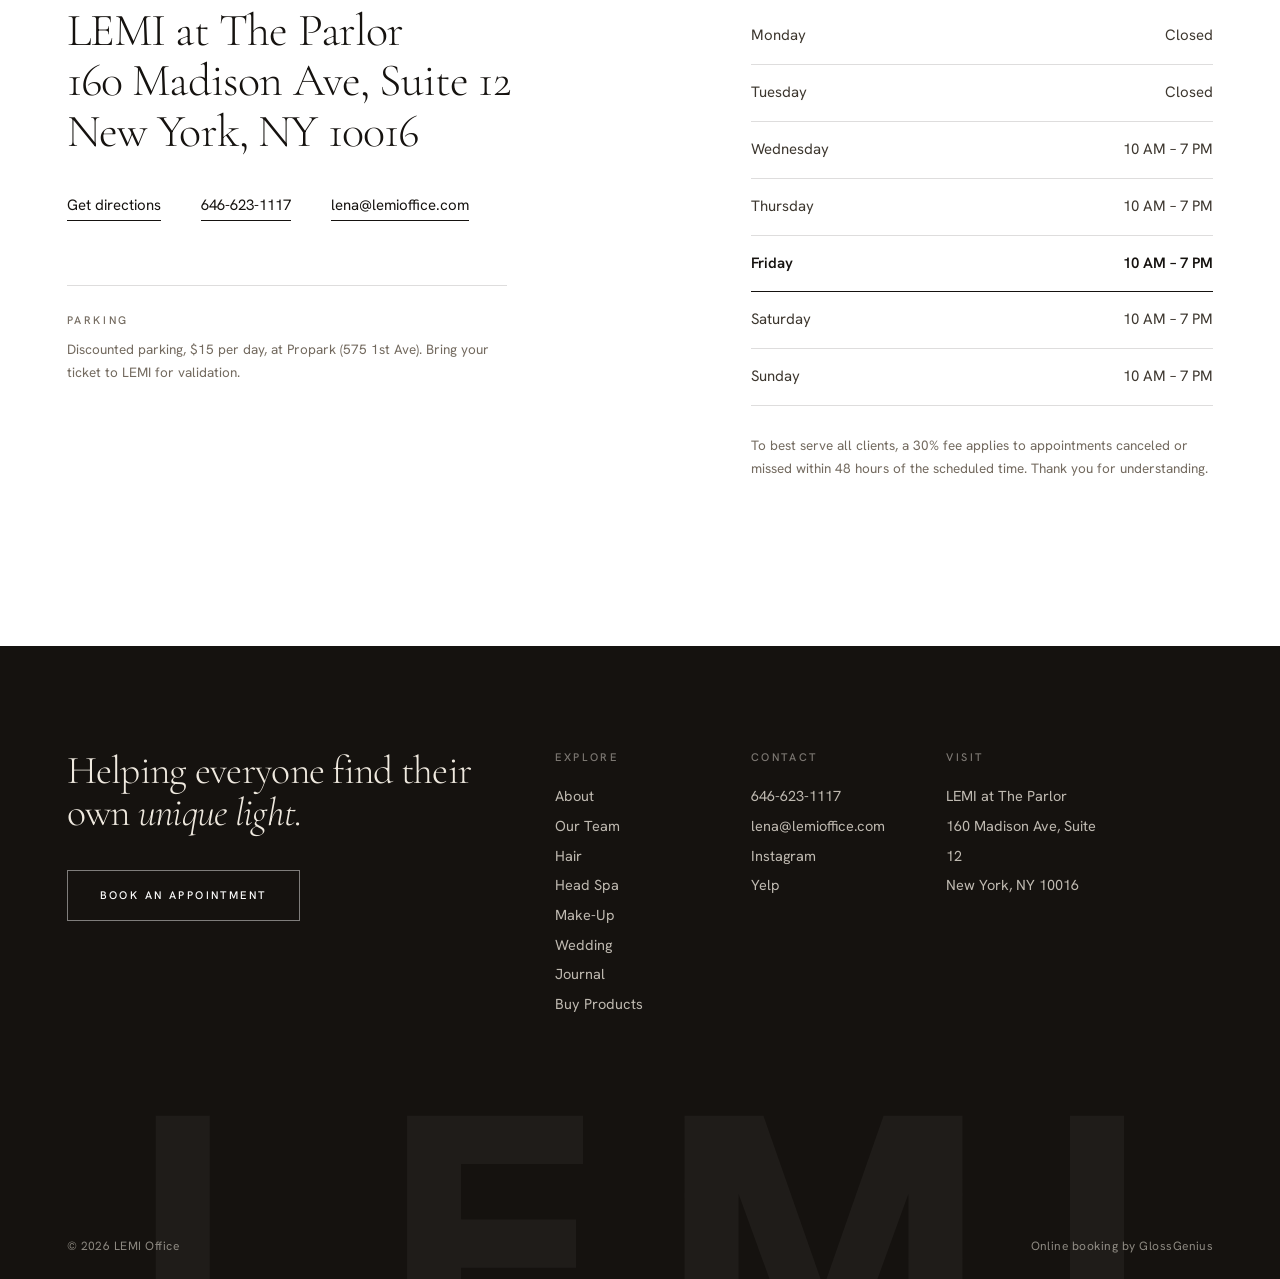
<file: about.html>
<!doctype html>
<html lang="en">
<head>
<meta charset="utf-8">
<meta name="viewport" content="width=device-width, initial-scale=1">
<title>About | LEMI Office, New York</title>
<meta name="description" content="The story, mission and approach of LEMI Office, a private boutique hair salon founded by Lena Yeo on Madison Avenue in New York.">
<link rel="canonical" href="https://www.lemioffice.com/about.html">
<meta name="theme-color" content="#ffffff">
<meta property="og:type" content="website">
<meta property="og:site_name" content="LEMI Office">
<meta property="og:title" content="About | LEMI Office, New York">
<meta property="og:description" content="The story, mission and approach of LEMI Office, a private boutique hair salon founded by Lena Yeo on Madison Avenue in New York.">
<meta property="og:image" content="https://www.lemioffice.com/assets/img/still-life.jpg">
<link rel="icon" href="data:image/svg+xml,%3Csvg xmlns='http://www.w3.org/2000/svg' viewBox='0 0 32 32'%3E%3Crect width='32' height='32' fill='%2315120f'/%3E%3Cpath d='M11 8h3.6v12.6H22V24H11z' fill='%23fff'/%3E%3C/svg%3E">
<link rel="preconnect" href="https://fonts.googleapis.com">
<link rel="preconnect" href="https://fonts.gstatic.com" crossorigin>
<link rel="stylesheet" href="https://fonts.googleapis.com/css2?family=Cormorant+Garamond:ital,wght@0,300;0,400;0,500;1,300;1,400&family=Hanken+Grotesk:wght@400;500;600;800&display=swap">
<link rel="stylesheet" href="assets/css/style.css?v=1791845061">
<script>document.documentElement.classList.add("js")</script>
<script type="application/ld+json">{"@context": "https://schema.org", "@type": "HairSalon", "name": "LEMI Office", "description": "A private boutique hair salon in New York, specializing in personalized cuts, color, and scalp-focused head spa treatments.", "url": "https://www.lemioffice.com", "telephone": "+16466231117", "email": "lena@lemioffice.com", "priceRange": "$$$", "image": "https://www.lemioffice.com/assets/img/still-life.jpg", "address": {"@type": "PostalAddress", "streetAddress": "The Parlor, 160 Madison Ave, Suite 12", "addressLocality": "New York", "addressRegion": "NY", "postalCode": "10016", "addressCountry": "US"}, "geo": {"@type": "GeoCoordinates", "latitude": 40.7471706, "longitude": -73.9838333}, "openingHoursSpecification": [{"@type": "OpeningHoursSpecification", "dayOfWeek": ["Wednesday", "Thursday", "Friday", "Saturday", "Sunday"], "opens": "10:00", "closes": "19:00"}], "sameAs": ["https://www.instagram.com/lemioffice", "https://yelp.to/-rt6zLqIka"], "potentialAction": {"@type": "ReserveAction", "target": "https://lemioffice.glossgenius.com/book"}}</script>
</head>
<body>
<a class="skip" href="#main">Skip to content</a>

<header class="hdr" data-hdr>
  <div class="wrap hdr__in">
    <a class="logo" href="index.html" aria-label="LEMI Office, home"><span class="logo__l">LEMI</span><span class="logo__o">OFFICE</span></a>
    <nav class="nav" aria-label="Primary">
      <a href="about.html" aria-current="page">About</a><a href="team.html">Our Team</a><a href="hair.html">Hair</a><a href="head-spa.html">Head Spa</a><a href="make-up.html">Make-Up</a><a href="wedding.html">Wedding</a><a href="journal.html">Journal</a><a class="nav__shop" href="https://shop.saloninteractive.com/store/Lemioffice/product_categories" target="_blank" rel="noopener">Buy Products</a>
      <a class="btn nav__book" href="https://lemioffice.glossgenius.com/book" target="_blank" rel="noopener">Book</a>
    </nav>
    <button class="burger" type="button" data-burger aria-label="Open menu" aria-expanded="false" aria-controls="mnav"><i></i><i></i></button>
  </div>
</header>

<div class="mnav" id="mnav">
  <nav class="mnav__links" aria-label="Mobile"><a href="about.html" aria-current="page" style="--i:0">About</a><a href="team.html" style="--i:1">Our Team</a><a href="hair.html" style="--i:2">Hair</a><a href="head-spa.html" style="--i:3">Head Spa</a><a href="make-up.html" style="--i:4">Make-Up</a><a href="wedding.html" style="--i:5">Wedding</a><a href="journal.html" style="--i:6">Journal</a><a href="https://shop.saloninteractive.com/store/Lemioffice/product_categories" target="_blank" rel="noopener" style="--i:7">Buy Products</a></nav>
  <div class="mnav__foot">
    <p class="small">160 Madison Ave, Suite 12, New York<br><a href="tel:+16466231117">646-623-1117</a> &nbsp;·&nbsp; <a href="https://www.instagram.com/lemioffice" target="_blank" rel="noopener">@lemioffice</a></p>
    <a class="btn btn--solid" href="https://lemioffice.glossgenius.com/book" target="_blank" rel="noopener">Book an appointment</a>
  </div>
</div>

<main id="main">


<section class="phead">
  <div class="wrap grid">
    <div class="phead__t">
      <p class="eyebrow" data-r>LEMI Office</p>
      <h1 class="display"><span class="ln"><span style="--i:0">About</span></span></h1>
    </div>
    <div class="phead__d" data-r style="--d:3"><p>A private boutique salon inside The Parlor on Madison Avenue, founded by Lena Yeo.</p></div>
  </div>
</section>

<section class="sec" style="padding-top:clamp(24px,3vw,48px)">
  <div class="wrap grid">
    <figure class="about__fig">
      <div data-clip><img src="assets/img/lena-street.jpg" alt="Lena Yeo, founder of LEMI Office, seated outside a New York storefront in the sun" width="465" height="696" decoding="async"></div>
      <figcaption class="cap"><span>Lena Yeo</span><span>New York</span></figcaption>
    </figure>
    <div class="about__txt">
      <p class="lead" data-r>LEMI Office was founded with the vision of creating a transformation in every client, by helping them discover their unique beauty through new styles.</p>
      <div class="about__cols" data-r style="--d:1">
        <p>Our approach to beauty is more than simply cutting and styling hair. It’s about creating special moments in the lives of each client.</p>
        <p>LEMI aims to combine the latest hair trends with personalized styling to bring out the individuality and confidence of every client.</p>
        <p>We offer a full range of services, including hair styling, hair care, scalp treatments, and trend-led coloring.</p>
        <p>Communication with clients is key. Our salon strives to deeply understand each individual’s lifestyle and preferences.</p>
      </div>
      <div class="about__more" data-r style="--d:2"><a class="more" href="team.html" >Meet our team<svg viewBox="0 0 24 10" aria-hidden="true"><path d="M0 5h23M19 1l4 4-4 4" fill="none" stroke="currentColor"/></svg></a></div>
    </div>
  </div>
</section>

<section class="band band--light light">
  <div><p data-r>“Helping everyone find their own unique light.”</p>
  <p class="eyebrow" data-r style="--d:1">The mission of LEMI</p></div>
</section>

<section class="sec">
  <div class="wrap grid">
    <div class="split__l" data-r><p class="eyebrow">Our approach</p><h2 class="h2">Three quiet principles</h2></div>
    <div class="split__r">
      <ol class="steps">
        <li data-r><span class="steps__n">01</span><h3 class="h3">Listen first</h3><p>Every appointment begins with a conversation about your lifestyle, your hair history, and your goals.</p></li>
        <li data-r style="--d:1"><span class="steps__n">02</span><h3 class="h3">Make it personal</h3><p>The latest trends, interpreted for your features, so the result feels like you and wears well every day.</p></li>
        <li data-r style="--d:2"><span class="steps__n">03</span><h3 class="h3">Care consciously</h3><p>We prioritize sustainability and client health by using eco-friendly products made from natural ingredients.</p></li>
      </ol>
    </div>
  </div>
</section>


<section class="voices light" data-voices aria-label="Client reviews">
  <div class="wrap">
    <p class="eyebrow" data-r>5.0 &nbsp;·&nbsp; 13 client reviews</p>
    <div class="voices__stage" data-r style="--d:1"><blockquote class=is-on><p>“…this is the only place where I truly feel matched with a stylist and can enjoy a private, personal experience.”</p><cite>Lydia</cite></blockquote><blockquote><p>“I have been to her for 4 years now and travel from Philadelphia every time.”</p><cite>David</cite></blockquote><blockquote><p>“Lena has a great eye and strong technical instincts … The result feels healthy, natural, and flattering for my face shape.”</p><cite>Former Serial Salon Hopper</cite></blockquote><blockquote><p>“I love my haircut and I will be scheduling my future cuts with her.”</p><cite>Savanna F</cite></blockquote></div>
    <div class="voices__ctl">
      <button class="prev" type="button" aria-label="Previous review"><svg viewBox="0 0 24 10" aria-hidden="true"><path d="M0 5h23M19 1l4 4-4 4" fill="none" stroke="currentColor"/></svg></button>
      <span data-count>1 / 4</span>
      <button class="next" type="button" aria-label="Next review"><svg viewBox="0 0 24 10" aria-hidden="true"><path d="M0 5h23M19 1l4 4-4 4" fill="none" stroke="currentColor"/></svg></button>
    </div>
  </div>
</section>

<section class="sec visit" id="visit">
  <div class="wrap grid">
    <div class="visit__l" data-r>
      <p class="eyebrow">Visit</p>
      <address class="h2 visit__addr" style="font-style:normal">LEMI at The Parlor<br>160 Madison Ave, Suite 12<br>New York, NY 10016</address>
      <div class="visit__links">
        <a class="tlink" href="https://www.google.com/maps/search/?api=1&query=The+Parlor+160+Madison+Ave+New+York+NY+10016" target="_blank" rel="noopener">Get directions</a>
        <a class="tlink" href="tel:+16466231117">646-623-1117</a>
        <a class="tlink" href="mailto:lena@lemioffice.com">lena@lemioffice.com</a>
      </div>
      <div class="visit__note">
        <p class="eyebrow">Parking</p>
        <p class="small">Discounted parking, $15 per day, at Propark (575 1st Ave). Bring your ticket to LEMI for validation.</p>
      </div>
    </div>
    <div class="visit__r" data-r style="--d:2">
      <div class="visit__status"><span class="eyebrow">Hours</span><span data-status>Open Wednesday to Sunday</span></div>
      <table class="hours"><caption class="sr">Opening hours</caption><tbody><tr data-day="1"><th scope="row">Monday</th><td>Closed</td></tr><tr data-day="2"><th scope="row">Tuesday</th><td>Closed</td></tr><tr data-day="3"><th scope="row">Wednesday</th><td>10 AM – 7 PM</td></tr><tr data-day="4"><th scope="row">Thursday</th><td>10 AM – 7 PM</td></tr><tr data-day="5"><th scope="row">Friday</th><td>10 AM – 7 PM</td></tr><tr data-day="6"><th scope="row">Saturday</th><td>10 AM – 7 PM</td></tr><tr data-day="0"><th scope="row">Sunday</th><td>10 AM – 7 PM</td></tr></tbody></table>
      <p class="small visit__policy">To best serve all clients, a 30% fee applies to appointments canceled or missed within 48 hours of the scheduled time. Thank you for understanding.</p>
    </div>
  </div>
</section>

</main>

<footer class="ftr">
  <div class="wrap grid ftr__top">
    <div class="ftr__lede">
      <p>Helping everyone find their own <em>unique light.</em></p>
      <a class="btn btn--light" href="https://lemioffice.glossgenius.com/book" target="_blank" rel="noopener">Book an appointment</a>
    </div>
    <div class="ftr__col">
      <p class="eyebrow">Explore</p>
      <a href="about.html">About</a><br><a href="team.html">Our Team</a><br><a href="hair.html">Hair</a><br><a href="head-spa.html">Head Spa</a><br><a href="make-up.html">Make-Up</a><br><a href="wedding.html">Wedding</a><br><a href="journal.html">Journal</a><br><a href="https://shop.saloninteractive.com/store/Lemioffice/product_categories" target="_blank" rel="noopener">Buy Products</a><br>
    </div>
    <div class="ftr__col">
      <p class="eyebrow">Contact</p>
      <a href="tel:+16466231117">646-623-1117</a><br>
      <a href="mailto:lena@lemioffice.com">lena@lemioffice.com</a><br>
      <a href="https://www.instagram.com/lemioffice" target="_blank" rel="noopener">Instagram</a><br>
      <a href="https://yelp.to/-rt6zLqIka" target="_blank" rel="noopener">Yelp</a>
    </div>
    <div class="ftr__col">
      <p class="eyebrow">Visit</p>
      <a href="https://www.google.com/maps/search/?api=1&query=The+Parlor+160+Madison+Ave+New+York+NY+10016" target="_blank" rel="noopener">LEMI at The Parlor<br>160 Madison Ave, Suite 12<br>New York, NY 10016</a>
    </div>
  </div>
  <div class="ftr__mark" aria-hidden="true">LEMI</div>
  <div class="ftr__base"><div class="wrap"><span>© 2026 LEMI Office</span><span>Online booking by GlossGenius</span></div></div>
</footer>

<a class="fab" data-fab href="https://lemioffice.glossgenius.com/book" target="_blank" rel="noopener">Book an appointment<svg viewBox="0 0 24 10" aria-hidden="true"><path d="M0 5h23M19 1l4 4-4 4" fill="none" stroke="currentColor"/></svg></a>
<script src="assets/js/main.js?v=1791845061" defer></script>
</body>
</html>
</file>
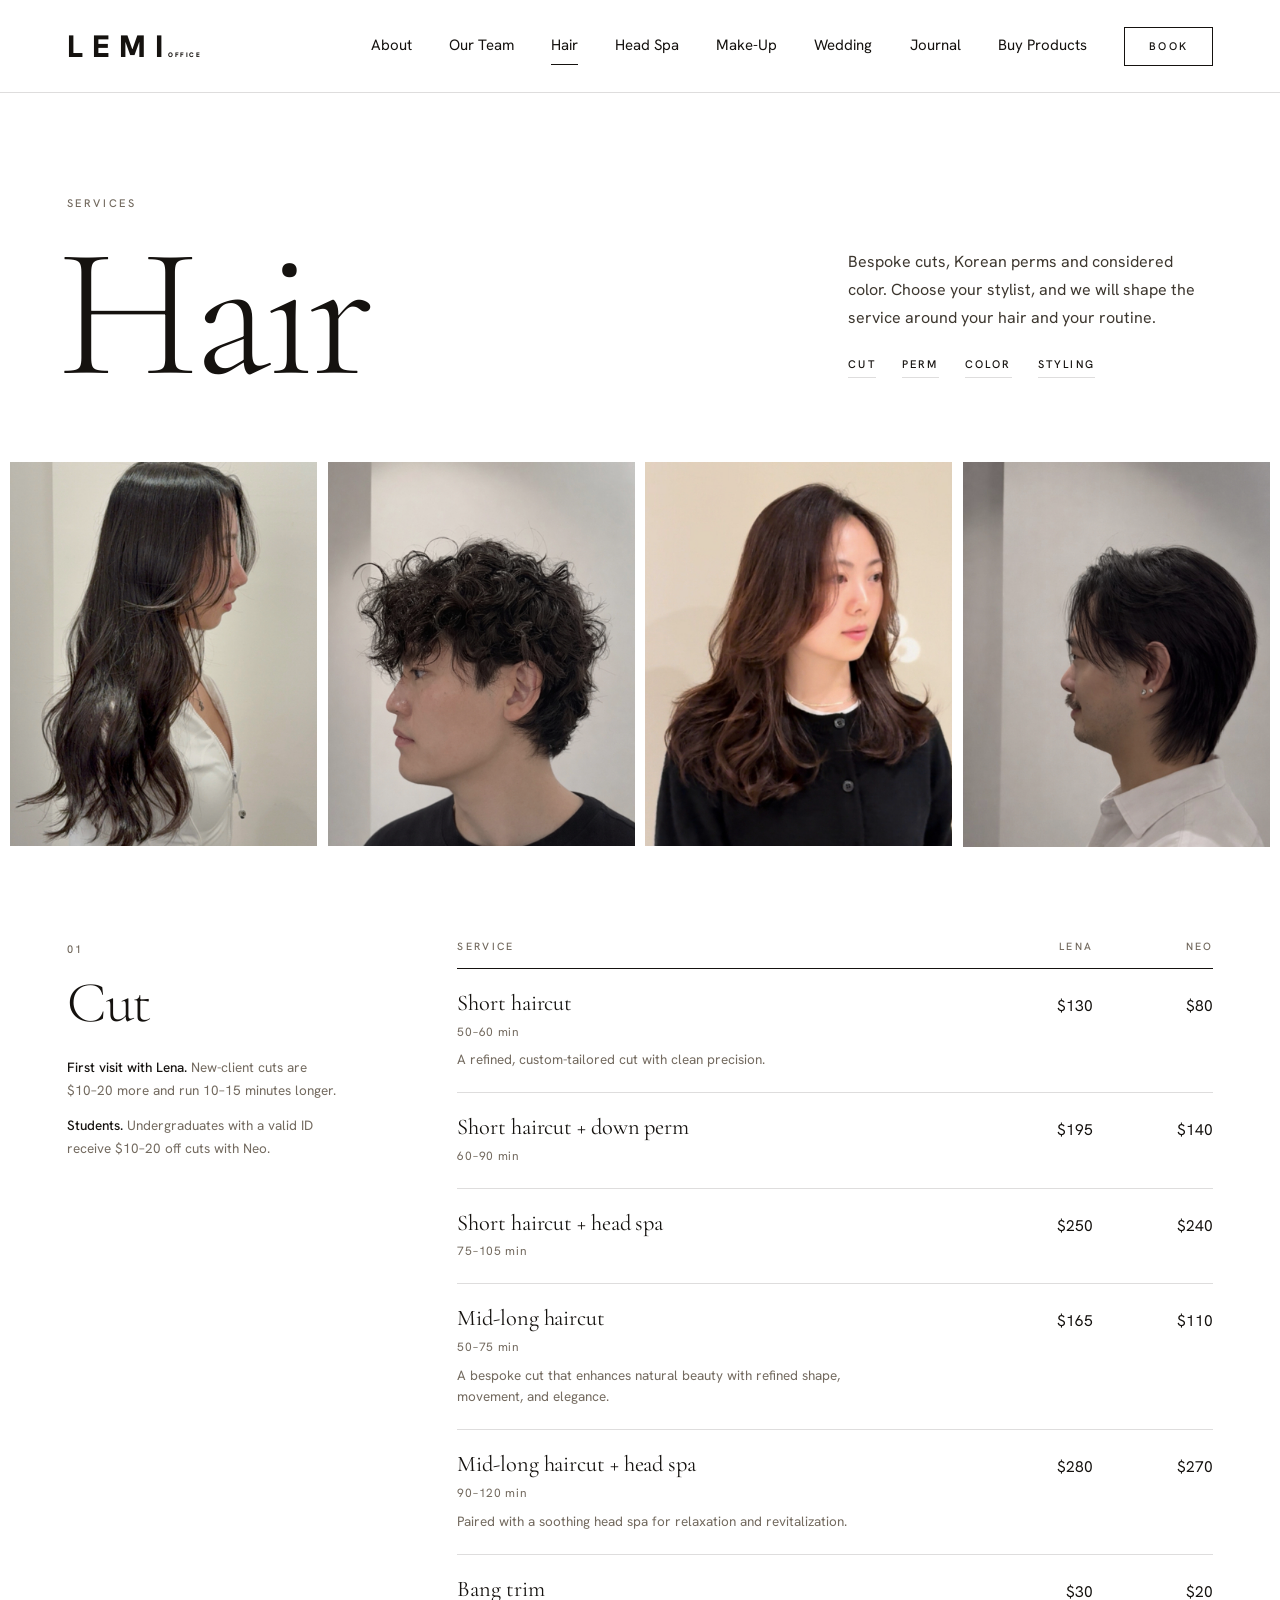
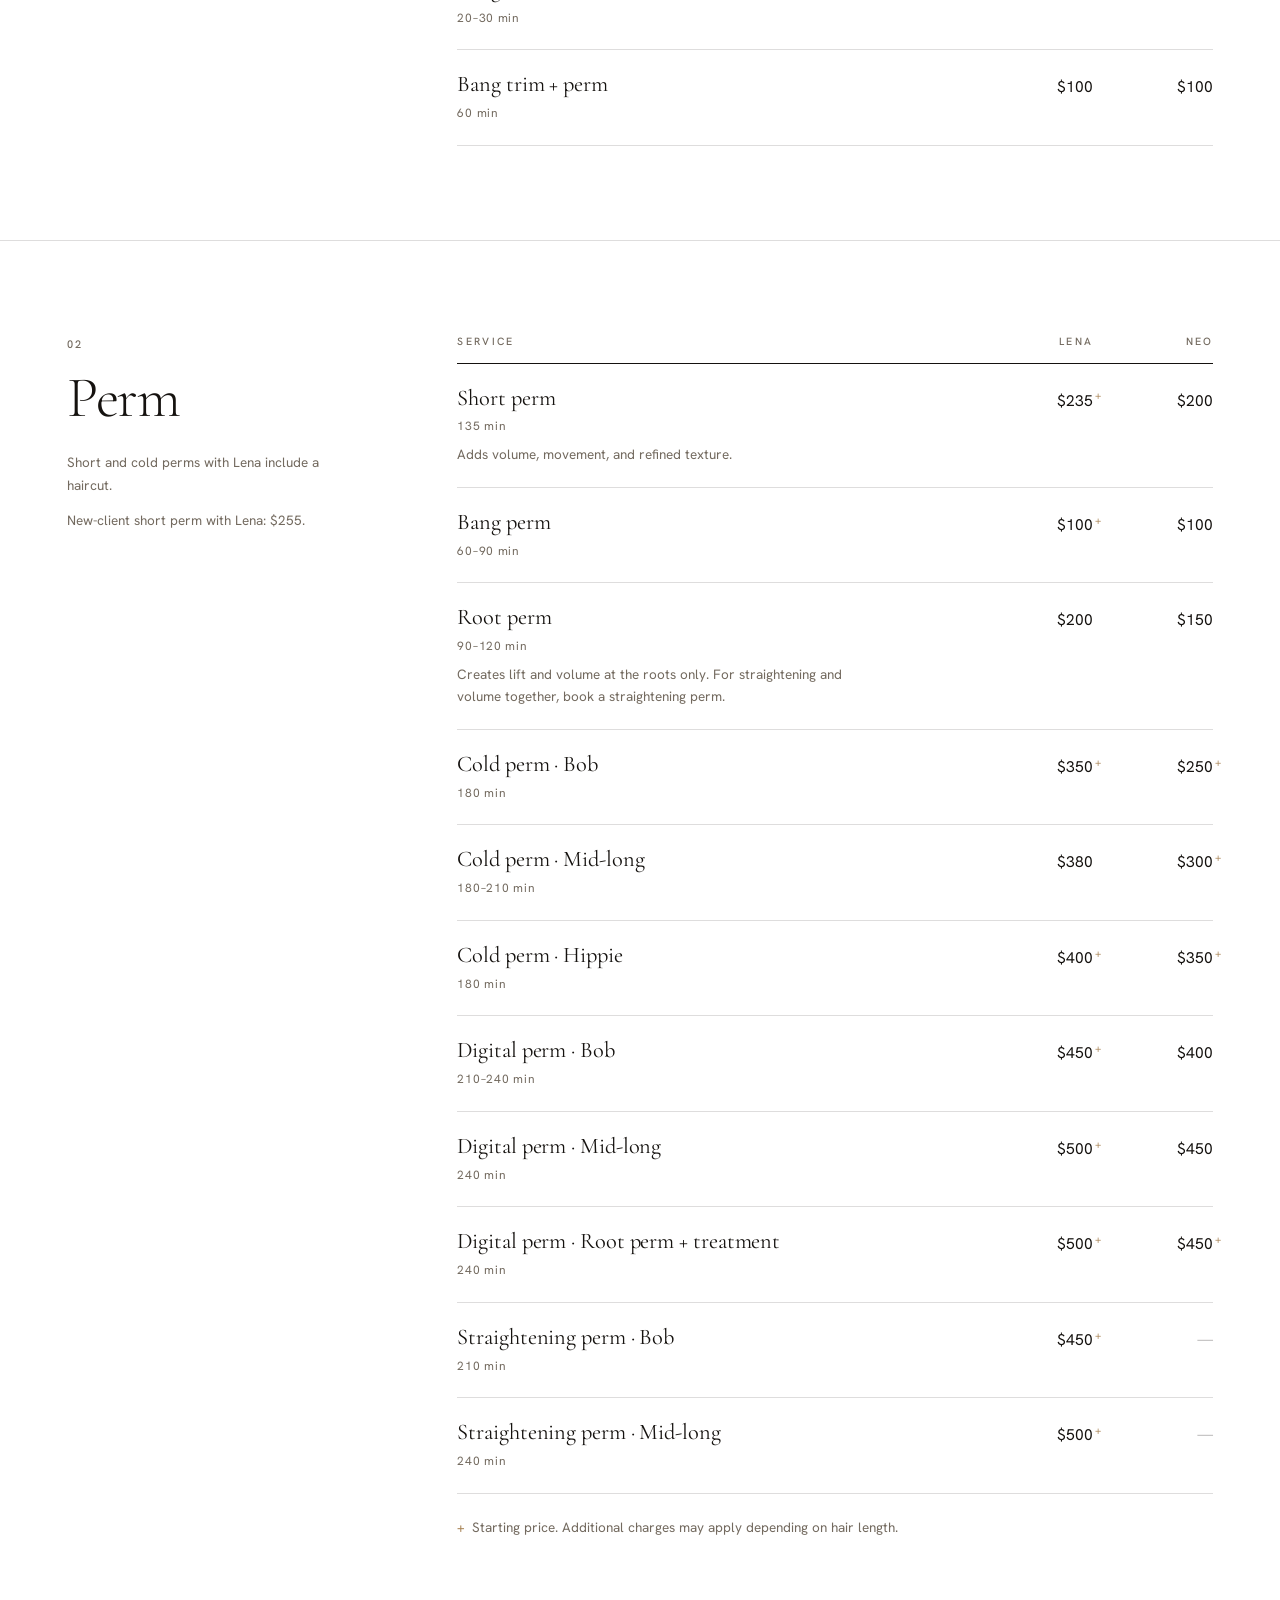
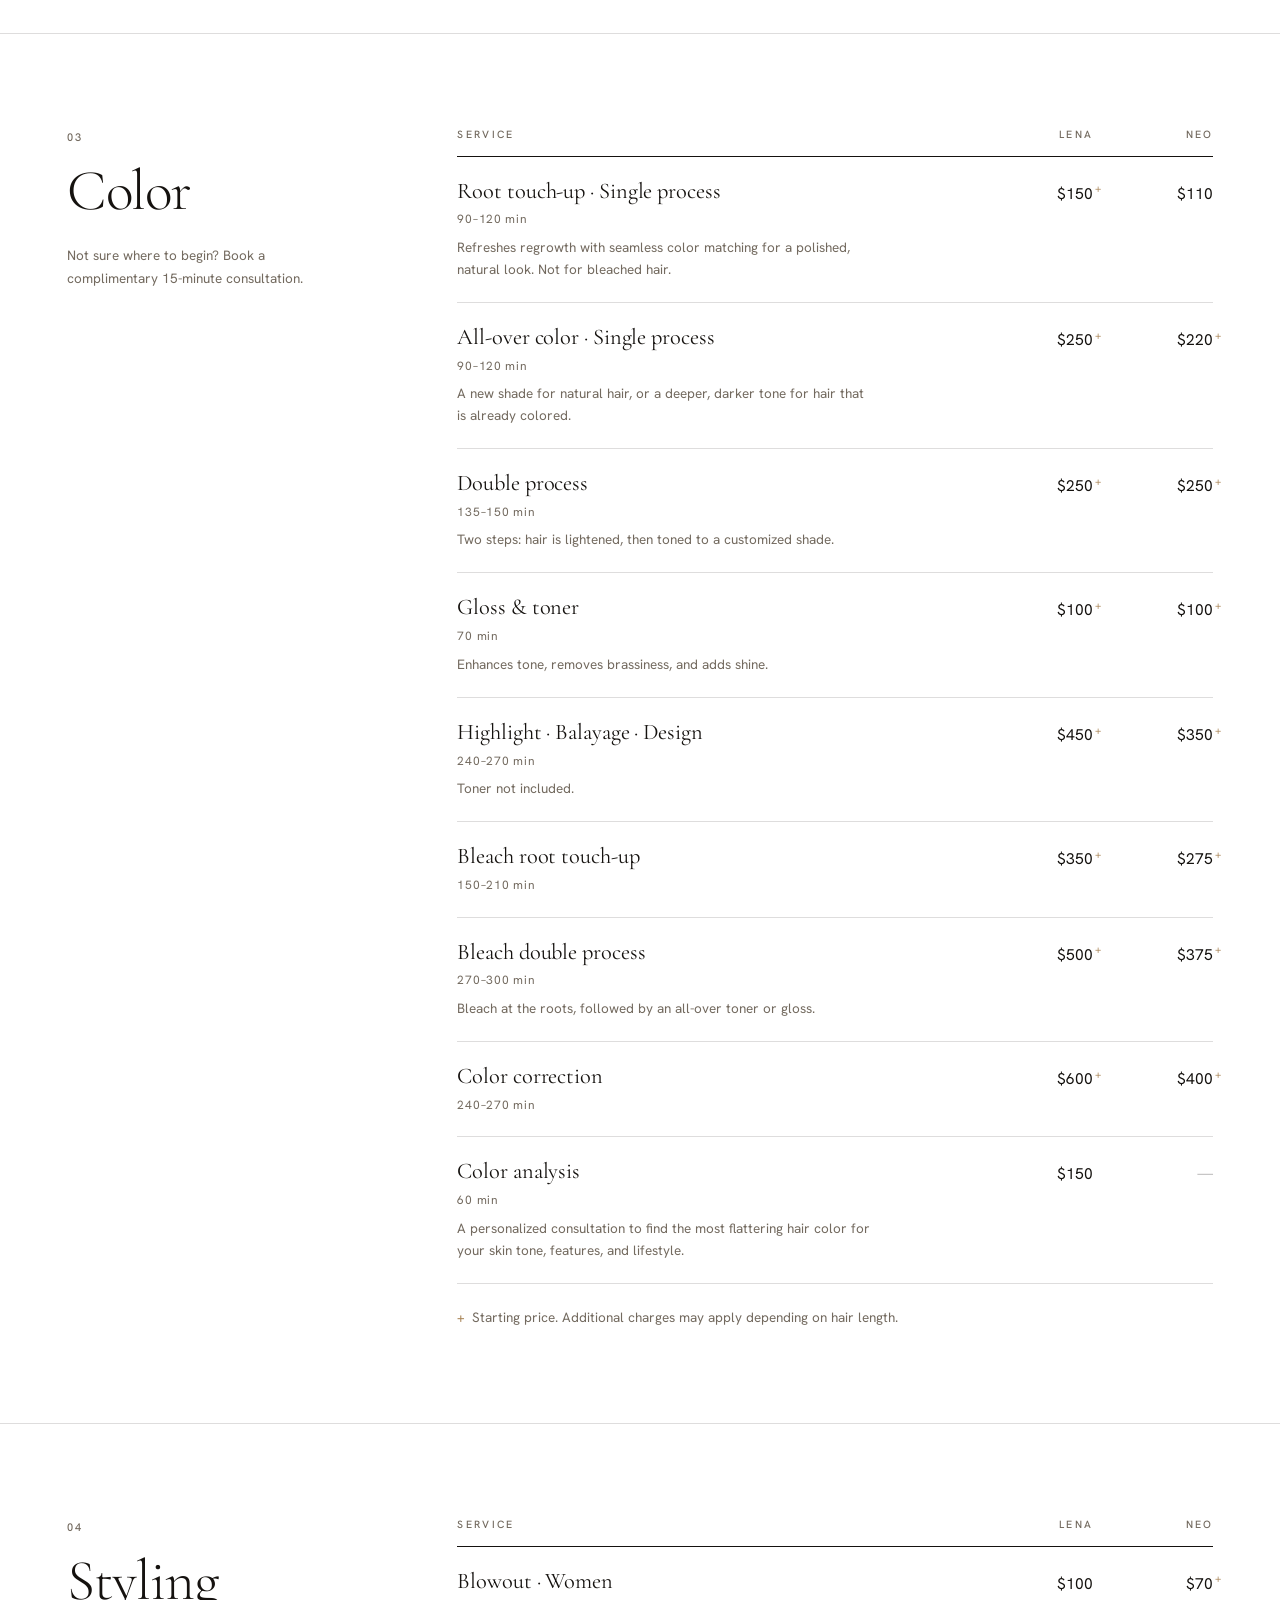
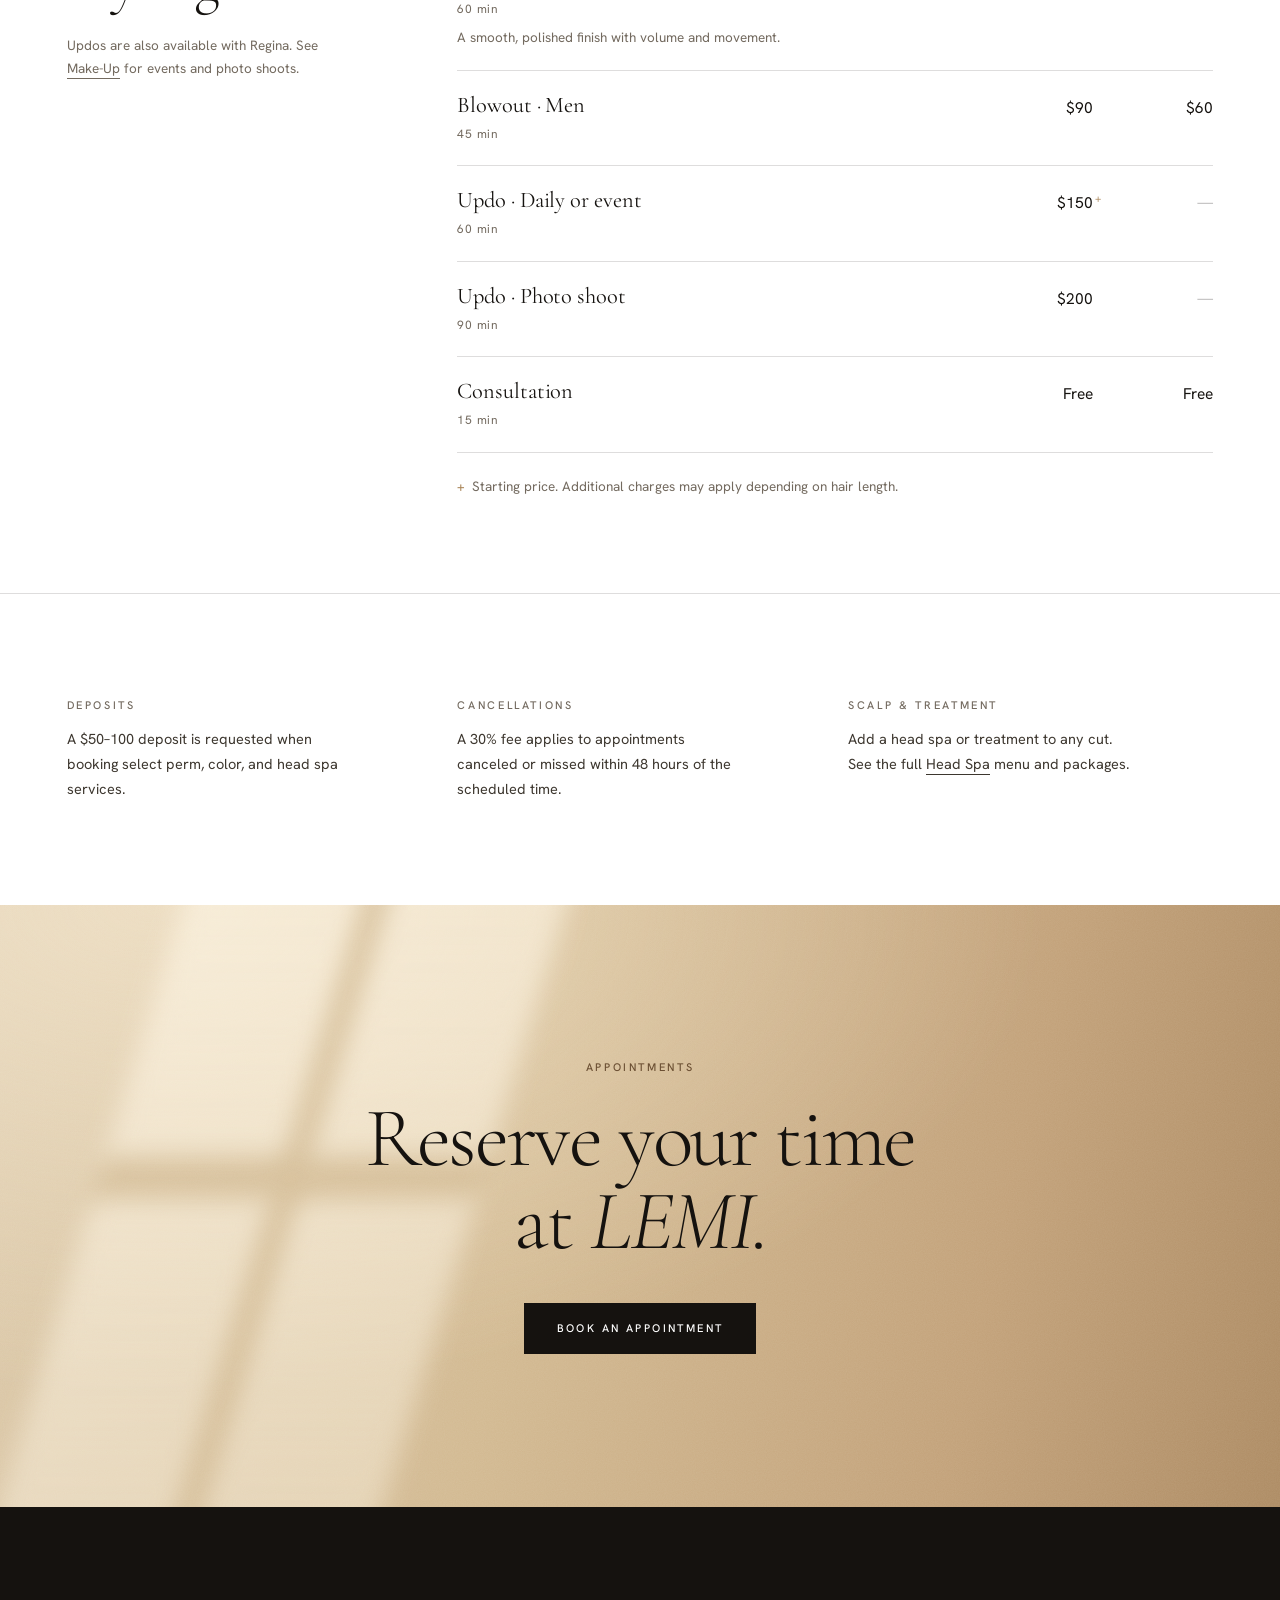
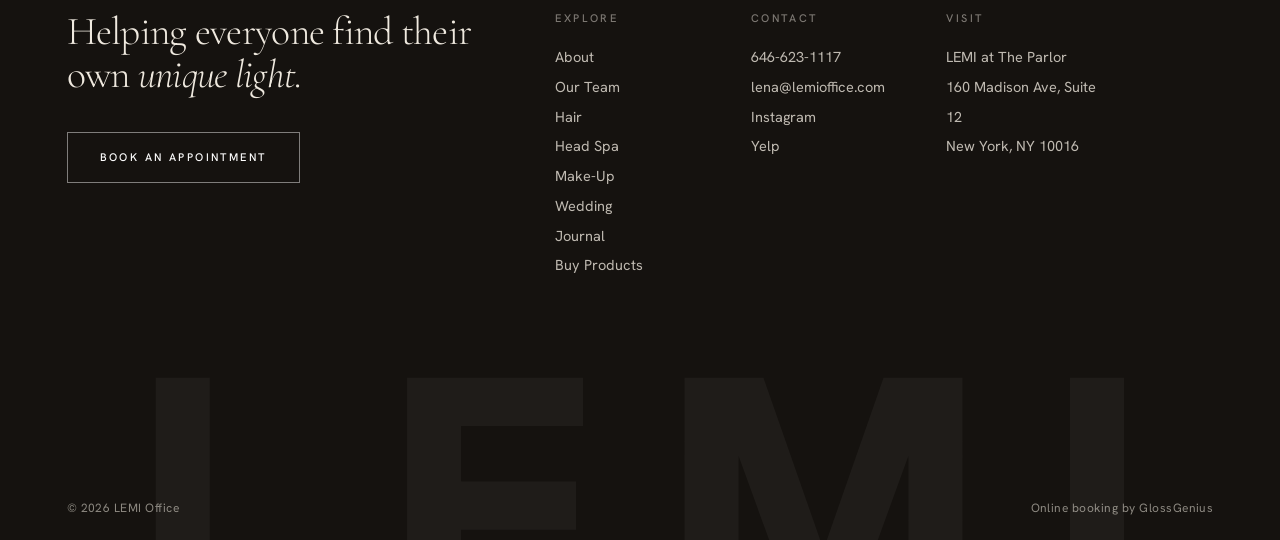
<file: hair.html>
<!doctype html>
<html lang="en">
<head>
<meta charset="utf-8">
<meta name="viewport" content="width=device-width, initial-scale=1">
<title>Hair: Cut, Perm, Color &amp; Styling | LEMI Office, New York</title>
<meta name="description" content="Haircuts, Korean digital and cold perms, color, balayage and blowouts at LEMI Office on Madison Avenue, New York. See the full menu and prices.">
<link rel="canonical" href="https://www.lemioffice.com/hair.html">
<meta name="theme-color" content="#ffffff">
<meta property="og:type" content="website">
<meta property="og:site_name" content="LEMI Office">
<meta property="og:title" content="Hair: Cut, Perm, Color &amp; Styling | LEMI Office, New York">
<meta property="og:description" content="Haircuts, Korean digital and cold perms, color, balayage and blowouts at LEMI Office on Madison Avenue, New York. See the full menu and prices.">
<meta property="og:image" content="https://www.lemioffice.com/assets/img/still-life.jpg">
<link rel="icon" href="data:image/svg+xml,%3Csvg xmlns='http://www.w3.org/2000/svg' viewBox='0 0 32 32'%3E%3Crect width='32' height='32' fill='%2315120f'/%3E%3Cpath d='M11 8h3.6v12.6H22V24H11z' fill='%23fff'/%3E%3C/svg%3E">
<link rel="preconnect" href="https://fonts.googleapis.com">
<link rel="preconnect" href="https://fonts.gstatic.com" crossorigin>
<link rel="stylesheet" href="https://fonts.googleapis.com/css2?family=Cormorant+Garamond:ital,wght@0,300;0,400;0,500;1,300;1,400&family=Hanken+Grotesk:wght@400;500;600;800&display=swap">
<link rel="stylesheet" href="assets/css/style.css?v=1791845061">
<script>document.documentElement.classList.add("js")</script>
<script type="application/ld+json">{"@context": "https://schema.org", "@type": "HairSalon", "name": "LEMI Office", "description": "A private boutique hair salon in New York, specializing in personalized cuts, color, and scalp-focused head spa treatments.", "url": "https://www.lemioffice.com", "telephone": "+16466231117", "email": "lena@lemioffice.com", "priceRange": "$$$", "image": "https://www.lemioffice.com/assets/img/still-life.jpg", "address": {"@type": "PostalAddress", "streetAddress": "The Parlor, 160 Madison Ave, Suite 12", "addressLocality": "New York", "addressRegion": "NY", "postalCode": "10016", "addressCountry": "US"}, "geo": {"@type": "GeoCoordinates", "latitude": 40.7471706, "longitude": -73.9838333}, "openingHoursSpecification": [{"@type": "OpeningHoursSpecification", "dayOfWeek": ["Wednesday", "Thursday", "Friday", "Saturday", "Sunday"], "opens": "10:00", "closes": "19:00"}], "sameAs": ["https://www.instagram.com/lemioffice", "https://yelp.to/-rt6zLqIka"], "potentialAction": {"@type": "ReserveAction", "target": "https://lemioffice.glossgenius.com/book"}}</script>
</head>
<body>
<a class="skip" href="#main">Skip to content</a>

<header class="hdr" data-hdr>
  <div class="wrap hdr__in">
    <a class="logo" href="index.html" aria-label="LEMI Office, home"><span class="logo__l">LEMI</span><span class="logo__o">OFFICE</span></a>
    <nav class="nav" aria-label="Primary">
      <a href="about.html">About</a><a href="team.html">Our Team</a><a href="hair.html" aria-current="page">Hair</a><a href="head-spa.html">Head Spa</a><a href="make-up.html">Make-Up</a><a href="wedding.html">Wedding</a><a href="journal.html">Journal</a><a class="nav__shop" href="https://shop.saloninteractive.com/store/Lemioffice/product_categories" target="_blank" rel="noopener">Buy Products</a>
      <a class="btn nav__book" href="https://lemioffice.glossgenius.com/book" target="_blank" rel="noopener">Book</a>
    </nav>
    <button class="burger" type="button" data-burger aria-label="Open menu" aria-expanded="false" aria-controls="mnav"><i></i><i></i></button>
  </div>
</header>

<div class="mnav" id="mnav">
  <nav class="mnav__links" aria-label="Mobile"><a href="about.html" style="--i:0">About</a><a href="team.html" style="--i:1">Our Team</a><a href="hair.html" aria-current="page" style="--i:2">Hair</a><a href="head-spa.html" style="--i:3">Head Spa</a><a href="make-up.html" style="--i:4">Make-Up</a><a href="wedding.html" style="--i:5">Wedding</a><a href="journal.html" style="--i:6">Journal</a><a href="https://shop.saloninteractive.com/store/Lemioffice/product_categories" target="_blank" rel="noopener" style="--i:7">Buy Products</a></nav>
  <div class="mnav__foot">
    <p class="small">160 Madison Ave, Suite 12, New York<br><a href="tel:+16466231117">646-623-1117</a> &nbsp;·&nbsp; <a href="https://www.instagram.com/lemioffice" target="_blank" rel="noopener">@lemioffice</a></p>
    <a class="btn btn--solid" href="https://lemioffice.glossgenius.com/book" target="_blank" rel="noopener">Book an appointment</a>
  </div>
</div>

<main id="main">


<section class="phead">
  <div class="wrap grid">
    <div class="phead__t">
      <p class="eyebrow" data-r>Services</p>
      <h1 class="display"><span class="ln"><span style="--i:0">Hair</span></span></h1>
    </div>
    <div class="phead__d" data-r style="--d:3"><p>Bespoke cuts, Korean perms and considered color. Choose your stylist, and we will shape the service around your hair and your routine.</p><nav class="anchors" aria-label="On this page"><a href="#cut">Cut</a><a href="#perm">Perm</a><a href="#color">Color</a><a href="#styling">Styling</a></nav></div>
  </div>
</section>
<div class="band band--four"><div data-clip style="--d:0"><img src="assets/img/gg/medium-0f18395b7913d6eb57517c712848dc59.jpeg" alt="Mid-long haircut at LEMI Office" width="500" height="500" decoding="async"></div><div data-clip style="--d:1"><img src="assets/img/gg/medium-73f63f8773147e704a7d888c490211ec.jpeg" alt="K-perm at LEMI Office" width="500" height="500" decoding="async"></div><div data-clip style="--d:2"><img src="assets/img/gg/medium-b6c0a14d702026cf001d2c122e9181a1.jpeg" alt="Digital perm at LEMI Office" width="500" height="500" decoding="async"></div><div data-clip style="--d:3"><img src="assets/img/gg/medium-7935edbe5b0f8179545863d067b82edd.jpeg" alt="Short cut at LEMI Office" width="500" height="500" decoding="async"></div></div>


<section class="menu" id="cut">
  <div class="wrap grid">
    <div class="menu__l"><div class="menu__stick" data-r>
      <p class="eyebrow">01</p>
      <h2 class="h2">Cut</h2>
      <p class="small menu__note"><b style='font-weight:500;color:var(--ink)'>First visit with Lena.</b> New-client cuts are $10–20 more and run 10–15 minutes longer.</p><p class="small menu__note"><b style='font-weight:500;color:var(--ink)'>Students.</b> Undergraduates with a valid ID receive $10–20 off cuts with Neo.</p>
    </div></div>
    <div class="menu__r" data-r style="--d:1"><table class="plist"><thead><tr><th scope="col">Service</th><th scope="col">Lena</th><th scope="col">Neo</th></tr></thead><tbody><tr><th scope="row"><span class="plist__n">Short haircut</span><span class="plist__m">50–60 min</span><span class="plist__x">A refined, custom-tailored cut with clean precision.</span></th><td>$130</td><td>$80</td></tr><tr><th scope="row"><span class="plist__n">Short haircut + down perm</span><span class="plist__m">60–90 min</span></th><td>$195</td><td>$140</td></tr><tr><th scope="row"><span class="plist__n">Short haircut + head spa</span><span class="plist__m">75–105 min</span></th><td>$250</td><td>$240</td></tr><tr><th scope="row"><span class="plist__n">Mid-long haircut</span><span class="plist__m">50–75 min</span><span class="plist__x">A bespoke cut that enhances natural beauty with refined shape, movement, and elegance.</span></th><td>$165</td><td>$110</td></tr><tr><th scope="row"><span class="plist__n">Mid-long haircut + head spa</span><span class="plist__m">90–120 min</span><span class="plist__x">Paired with a soothing head spa for relaxation and revitalization.</span></th><td>$280</td><td>$270</td></tr><tr><th scope="row"><span class="plist__n">Bang trim</span><span class="plist__m">20–30 min</span></th><td>$30</td><td>$20</td></tr><tr><th scope="row"><span class="plist__n">Bang trim + perm</span><span class="plist__m">60 min</span></th><td>$100</td><td>$100</td></tr></tbody></table></div>
  </div>
</section>

<section class="menu" id="perm">
  <div class="wrap grid">
    <div class="menu__l"><div class="menu__stick" data-r>
      <p class="eyebrow">02</p>
      <h2 class="h2">Perm</h2>
      <p class="small menu__note">Short and cold perms with Lena include a haircut.</p><p class="small menu__note">New-client short perm with Lena: $255.</p>
    </div></div>
    <div class="menu__r" data-r style="--d:1"><table class="plist"><thead><tr><th scope="col">Service</th><th scope="col">Lena</th><th scope="col">Neo</th></tr></thead><tbody><tr><th scope="row"><span class="plist__n">Short perm</span><span class="plist__m">135 min</span><span class="plist__x">Adds volume, movement, and refined texture.</span></th><td>$235<sup aria-hidden="true">+</sup><span class="sr"> and up</span></td><td>$200</td></tr><tr><th scope="row"><span class="plist__n">Bang perm</span><span class="plist__m">60–90 min</span></th><td>$100<sup aria-hidden="true">+</sup><span class="sr"> and up</span></td><td>$100</td></tr><tr><th scope="row"><span class="plist__n">Root perm</span><span class="plist__m">90–120 min</span><span class="plist__x">Creates lift and volume at the roots only. For straightening and volume together, book a straightening perm.</span></th><td>$200</td><td>$150</td></tr><tr><th scope="row"><span class="plist__n">Cold perm · Bob</span><span class="plist__m">180 min</span></th><td>$350<sup aria-hidden="true">+</sup><span class="sr"> and up</span></td><td>$250<sup aria-hidden="true">+</sup><span class="sr"> and up</span></td></tr><tr><th scope="row"><span class="plist__n">Cold perm · Mid-long</span><span class="plist__m">180–210 min</span></th><td>$380</td><td>$300<sup aria-hidden="true">+</sup><span class="sr"> and up</span></td></tr><tr><th scope="row"><span class="plist__n">Cold perm · Hippie</span><span class="plist__m">180 min</span></th><td>$400<sup aria-hidden="true">+</sup><span class="sr"> and up</span></td><td>$350<sup aria-hidden="true">+</sup><span class="sr"> and up</span></td></tr><tr><th scope="row"><span class="plist__n">Digital perm · Bob</span><span class="plist__m">210–240 min</span></th><td>$450<sup aria-hidden="true">+</sup><span class="sr"> and up</span></td><td>$400</td></tr><tr><th scope="row"><span class="plist__n">Digital perm · Mid-long</span><span class="plist__m">240 min</span></th><td>$500<sup aria-hidden="true">+</sup><span class="sr"> and up</span></td><td>$450</td></tr><tr><th scope="row"><span class="plist__n">Digital perm · Root perm + treatment</span><span class="plist__m">240 min</span></th><td>$500<sup aria-hidden="true">+</sup><span class="sr"> and up</span></td><td>$450<sup aria-hidden="true">+</sup><span class="sr"> and up</span></td></tr><tr><th scope="row"><span class="plist__n">Straightening perm · Bob</span><span class="plist__m">210 min</span></th><td>$450<sup aria-hidden="true">+</sup><span class="sr"> and up</span></td><td class="na"><span aria-hidden="true">—</span><span class="sr">Not offered</span></td></tr><tr><th scope="row"><span class="plist__n">Straightening perm · Mid-long</span><span class="plist__m">240 min</span></th><td>$500<sup aria-hidden="true">+</sup><span class="sr"> and up</span></td><td class="na"><span aria-hidden="true">—</span><span class="sr">Not offered</span></td></tr></tbody></table><p class="small legend"><b>+</b>&ensp;Starting price. Additional charges may apply depending on hair length.</p></div>
  </div>
</section>

<section class="menu" id="color">
  <div class="wrap grid">
    <div class="menu__l"><div class="menu__stick" data-r>
      <p class="eyebrow">03</p>
      <h2 class="h2">Color</h2>
      <p class="small menu__note">Not sure where to begin? Book a complimentary 15-minute consultation.</p>
    </div></div>
    <div class="menu__r" data-r style="--d:1"><table class="plist"><thead><tr><th scope="col">Service</th><th scope="col">Lena</th><th scope="col">Neo</th></tr></thead><tbody><tr><th scope="row"><span class="plist__n">Root touch-up · Single process</span><span class="plist__m">90–120 min</span><span class="plist__x">Refreshes regrowth with seamless color matching for a polished, natural look. Not for bleached hair.</span></th><td>$150<sup aria-hidden="true">+</sup><span class="sr"> and up</span></td><td>$110</td></tr><tr><th scope="row"><span class="plist__n">All-over color · Single process</span><span class="plist__m">90–120 min</span><span class="plist__x">A new shade for natural hair, or a deeper, darker tone for hair that is already colored.</span></th><td>$250<sup aria-hidden="true">+</sup><span class="sr"> and up</span></td><td>$220<sup aria-hidden="true">+</sup><span class="sr"> and up</span></td></tr><tr><th scope="row"><span class="plist__n">Double process</span><span class="plist__m">135–150 min</span><span class="plist__x">Two steps: hair is lightened, then toned to a customized shade.</span></th><td>$250<sup aria-hidden="true">+</sup><span class="sr"> and up</span></td><td>$250<sup aria-hidden="true">+</sup><span class="sr"> and up</span></td></tr><tr><th scope="row"><span class="plist__n">Gloss &amp; toner</span><span class="plist__m">70 min</span><span class="plist__x">Enhances tone, removes brassiness, and adds shine.</span></th><td>$100<sup aria-hidden="true">+</sup><span class="sr"> and up</span></td><td>$100<sup aria-hidden="true">+</sup><span class="sr"> and up</span></td></tr><tr><th scope="row"><span class="plist__n">Highlight · Balayage · Design</span><span class="plist__m">240–270 min</span><span class="plist__x">Toner not included.</span></th><td>$450<sup aria-hidden="true">+</sup><span class="sr"> and up</span></td><td>$350<sup aria-hidden="true">+</sup><span class="sr"> and up</span></td></tr><tr><th scope="row"><span class="plist__n">Bleach root touch-up</span><span class="plist__m">150–210 min</span></th><td>$350<sup aria-hidden="true">+</sup><span class="sr"> and up</span></td><td>$275<sup aria-hidden="true">+</sup><span class="sr"> and up</span></td></tr><tr><th scope="row"><span class="plist__n">Bleach double process</span><span class="plist__m">270–300 min</span><span class="plist__x">Bleach at the roots, followed by an all-over toner or gloss.</span></th><td>$500<sup aria-hidden="true">+</sup><span class="sr"> and up</span></td><td>$375<sup aria-hidden="true">+</sup><span class="sr"> and up</span></td></tr><tr><th scope="row"><span class="plist__n">Color correction</span><span class="plist__m">240–270 min</span></th><td>$600<sup aria-hidden="true">+</sup><span class="sr"> and up</span></td><td>$400<sup aria-hidden="true">+</sup><span class="sr"> and up</span></td></tr><tr><th scope="row"><span class="plist__n">Color analysis</span><span class="plist__m">60 min</span><span class="plist__x">A personalized consultation to find the most flattering hair color for your skin tone, features, and lifestyle.</span></th><td>$150</td><td class="na"><span aria-hidden="true">—</span><span class="sr">Not offered</span></td></tr></tbody></table><p class="small legend"><b>+</b>&ensp;Starting price. Additional charges may apply depending on hair length.</p></div>
  </div>
</section>

<section class="menu" id="styling">
  <div class="wrap grid">
    <div class="menu__l"><div class="menu__stick" data-r>
      <p class="eyebrow">04</p>
      <h2 class="h2">Styling</h2>
      <p class="small menu__note">Updos are also available with Regina. See <a class='tlink' href='make-up.html'>Make-Up</a> for events and photo shoots.</p>
    </div></div>
    <div class="menu__r" data-r style="--d:1"><table class="plist"><thead><tr><th scope="col">Service</th><th scope="col">Lena</th><th scope="col">Neo</th></tr></thead><tbody><tr><th scope="row"><span class="plist__n">Blowout · Women</span><span class="plist__m">60 min</span><span class="plist__x">A smooth, polished finish with volume and movement.</span></th><td>$100</td><td>$70<sup aria-hidden="true">+</sup><span class="sr"> and up</span></td></tr><tr><th scope="row"><span class="plist__n">Blowout · Men</span><span class="plist__m">45 min</span></th><td>$90</td><td>$60</td></tr><tr><th scope="row"><span class="plist__n">Updo · Daily or event</span><span class="plist__m">60 min</span></th><td>$150<sup aria-hidden="true">+</sup><span class="sr"> and up</span></td><td class="na"><span aria-hidden="true">—</span><span class="sr">Not offered</span></td></tr><tr><th scope="row"><span class="plist__n">Updo · Photo shoot</span><span class="plist__m">90 min</span></th><td>$200</td><td class="na"><span aria-hidden="true">—</span><span class="sr">Not offered</span></td></tr><tr><th scope="row"><span class="plist__n">Consultation</span><span class="plist__m">15 min</span></th><td>Free</td><td>Free</td></tr></tbody></table><p class="small legend"><b>+</b>&ensp;Starting price. Additional charges may apply depending on hair length.</p></div>
  </div>
</section>

<section class="fine sec--tight"><div class="wrap"><div class="grid"><div data-r style="--d:0"><p class="eyebrow">Deposits</p><p>A $50–100 deposit is requested when booking select perm, color, and head spa services.</p></div><div data-r style="--d:1"><p class="eyebrow">Cancellations</p><p>A 30% fee applies to appointments canceled or missed within 48 hours of the scheduled time.</p></div><div data-r style="--d:2"><p class="eyebrow">Scalp &amp; treatment</p><p>Add a head spa or treatment to any cut. See the full <a class='tlink' href='head-spa.html'>Head Spa</a> menu and packages.</p></div></div></div></section>

<section class="cta light">
  <div class="wrap">
    <p class="eyebrow" data-r>Appointments</p>
    <h2 class="h2" data-r style="--d:1">Reserve your time at <em>LEMI.</em></h2>
    <div data-r style="--d:2"><a class="btn btn--solid" href="https://lemioffice.glossgenius.com/book" target="_blank" rel="noopener">Book an appointment</a></div>
  </div>
</section>

</main>

<footer class="ftr">
  <div class="wrap grid ftr__top">
    <div class="ftr__lede">
      <p>Helping everyone find their own <em>unique light.</em></p>
      <a class="btn btn--light" href="https://lemioffice.glossgenius.com/book" target="_blank" rel="noopener">Book an appointment</a>
    </div>
    <div class="ftr__col">
      <p class="eyebrow">Explore</p>
      <a href="about.html">About</a><br><a href="team.html">Our Team</a><br><a href="hair.html">Hair</a><br><a href="head-spa.html">Head Spa</a><br><a href="make-up.html">Make-Up</a><br><a href="wedding.html">Wedding</a><br><a href="journal.html">Journal</a><br><a href="https://shop.saloninteractive.com/store/Lemioffice/product_categories" target="_blank" rel="noopener">Buy Products</a><br>
    </div>
    <div class="ftr__col">
      <p class="eyebrow">Contact</p>
      <a href="tel:+16466231117">646-623-1117</a><br>
      <a href="mailto:lena@lemioffice.com">lena@lemioffice.com</a><br>
      <a href="https://www.instagram.com/lemioffice" target="_blank" rel="noopener">Instagram</a><br>
      <a href="https://yelp.to/-rt6zLqIka" target="_blank" rel="noopener">Yelp</a>
    </div>
    <div class="ftr__col">
      <p class="eyebrow">Visit</p>
      <a href="https://www.google.com/maps/search/?api=1&query=The+Parlor+160+Madison+Ave+New+York+NY+10016" target="_blank" rel="noopener">LEMI at The Parlor<br>160 Madison Ave, Suite 12<br>New York, NY 10016</a>
    </div>
  </div>
  <div class="ftr__mark" aria-hidden="true">LEMI</div>
  <div class="ftr__base"><div class="wrap"><span>© 2026 LEMI Office</span><span>Online booking by GlossGenius</span></div></div>
</footer>

<a class="fab" data-fab href="https://lemioffice.glossgenius.com/book" target="_blank" rel="noopener">Book an appointment<svg viewBox="0 0 24 10" aria-hidden="true"><path d="M0 5h23M19 1l4 4-4 4" fill="none" stroke="currentColor"/></svg></a>
<script src="assets/js/main.js?v=1791845061" defer></script>
</body>
</html>
</file>
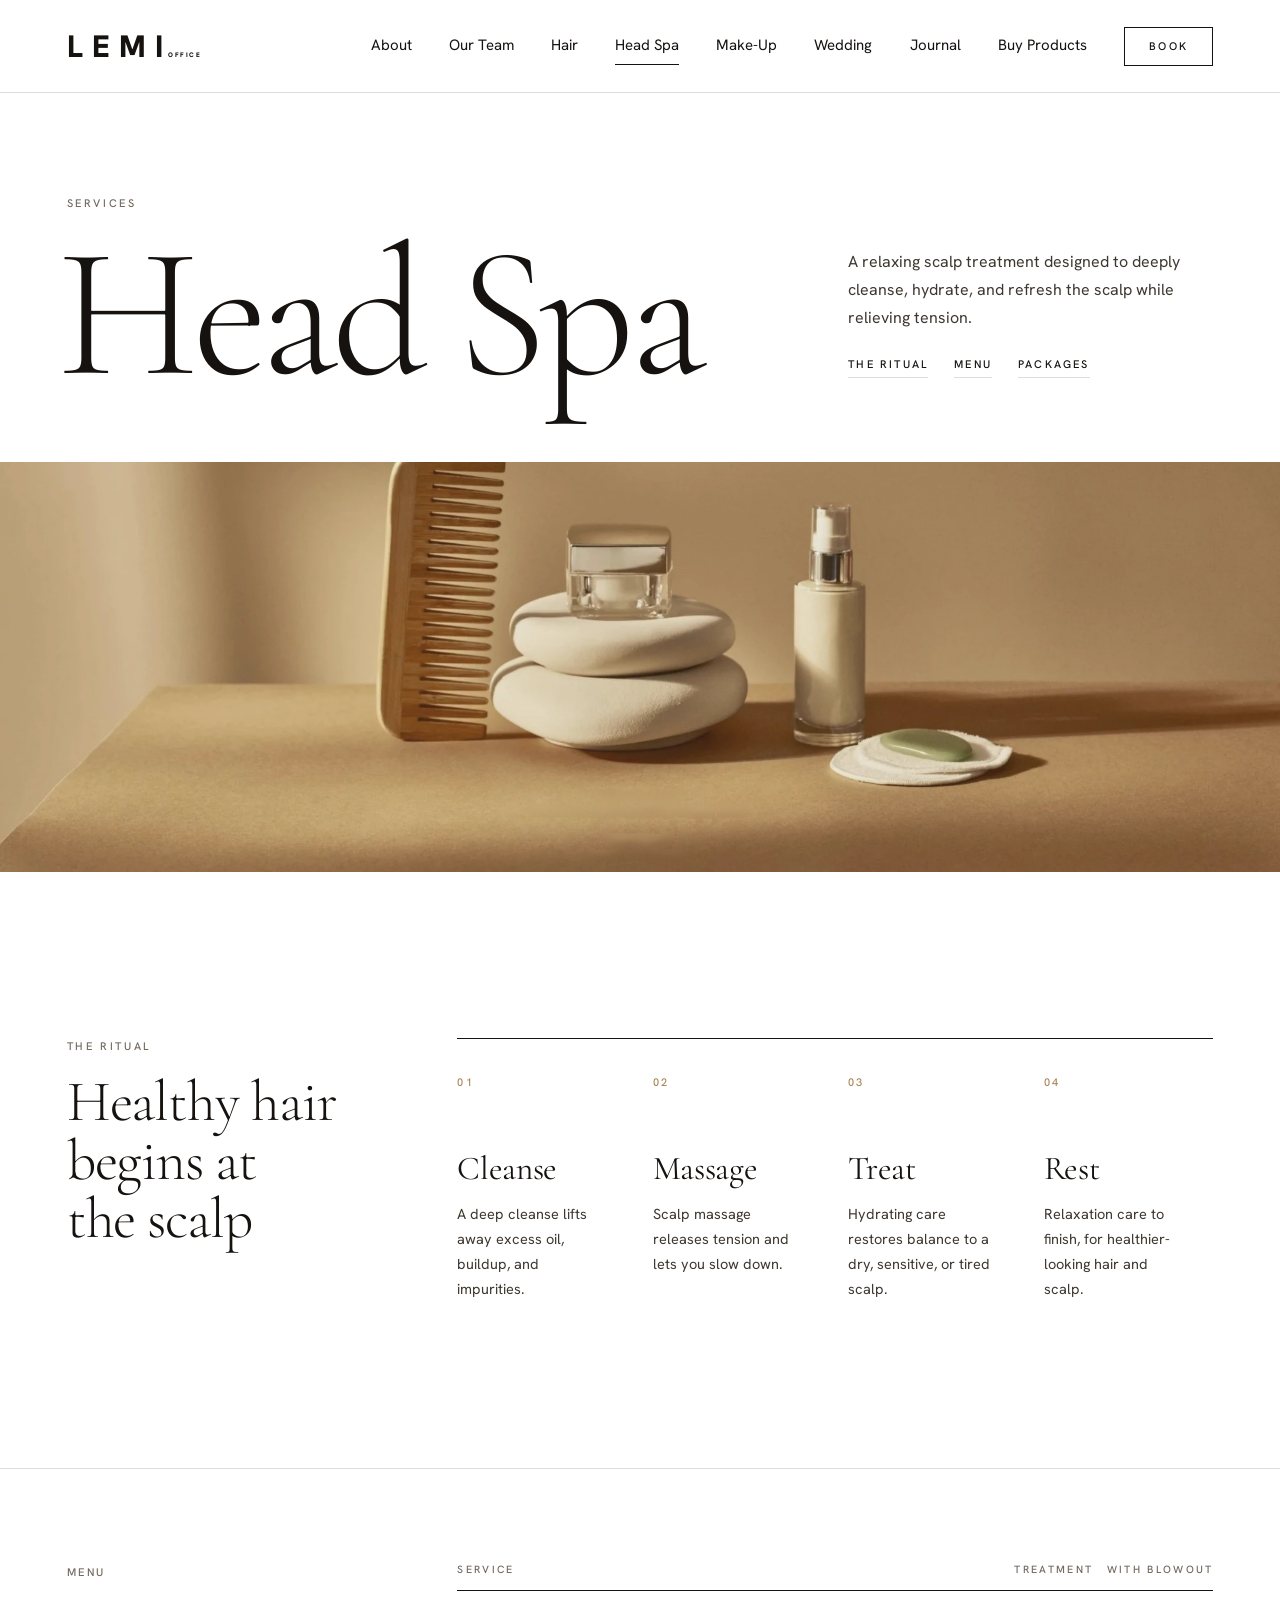
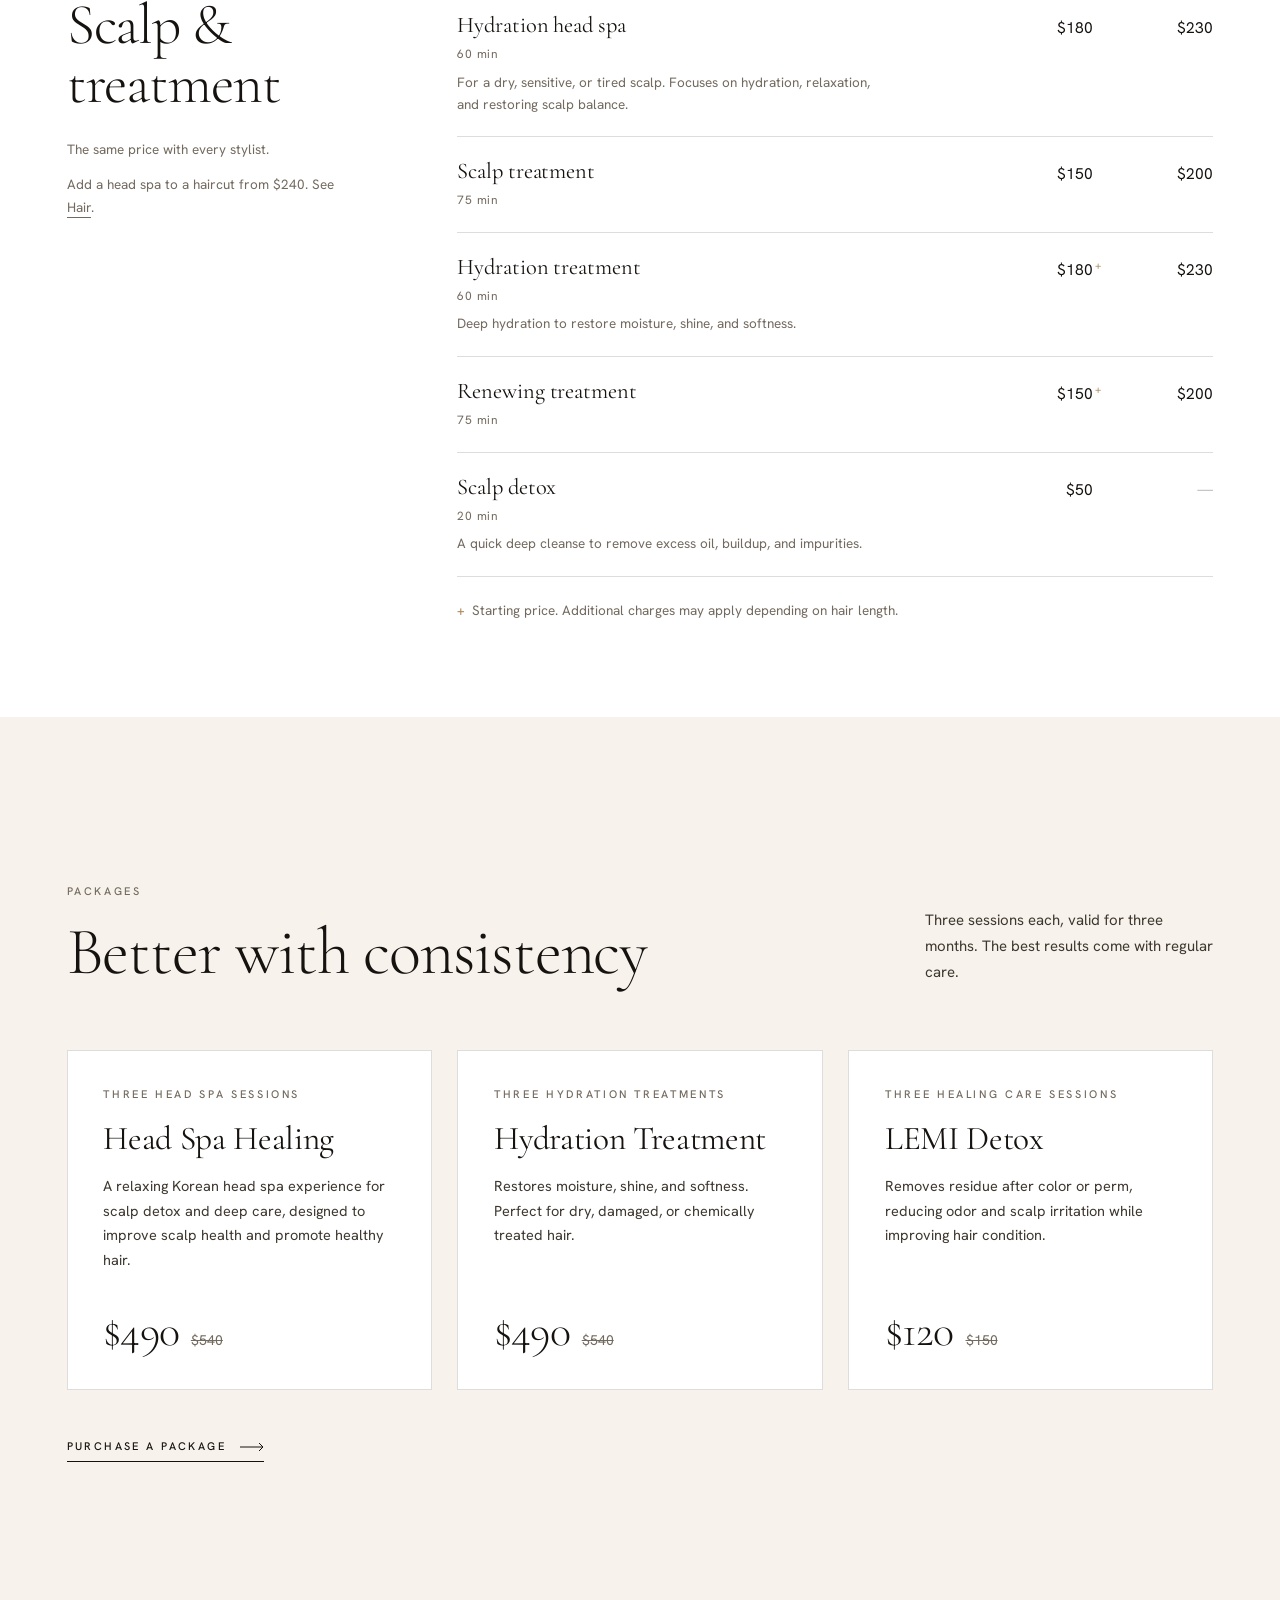
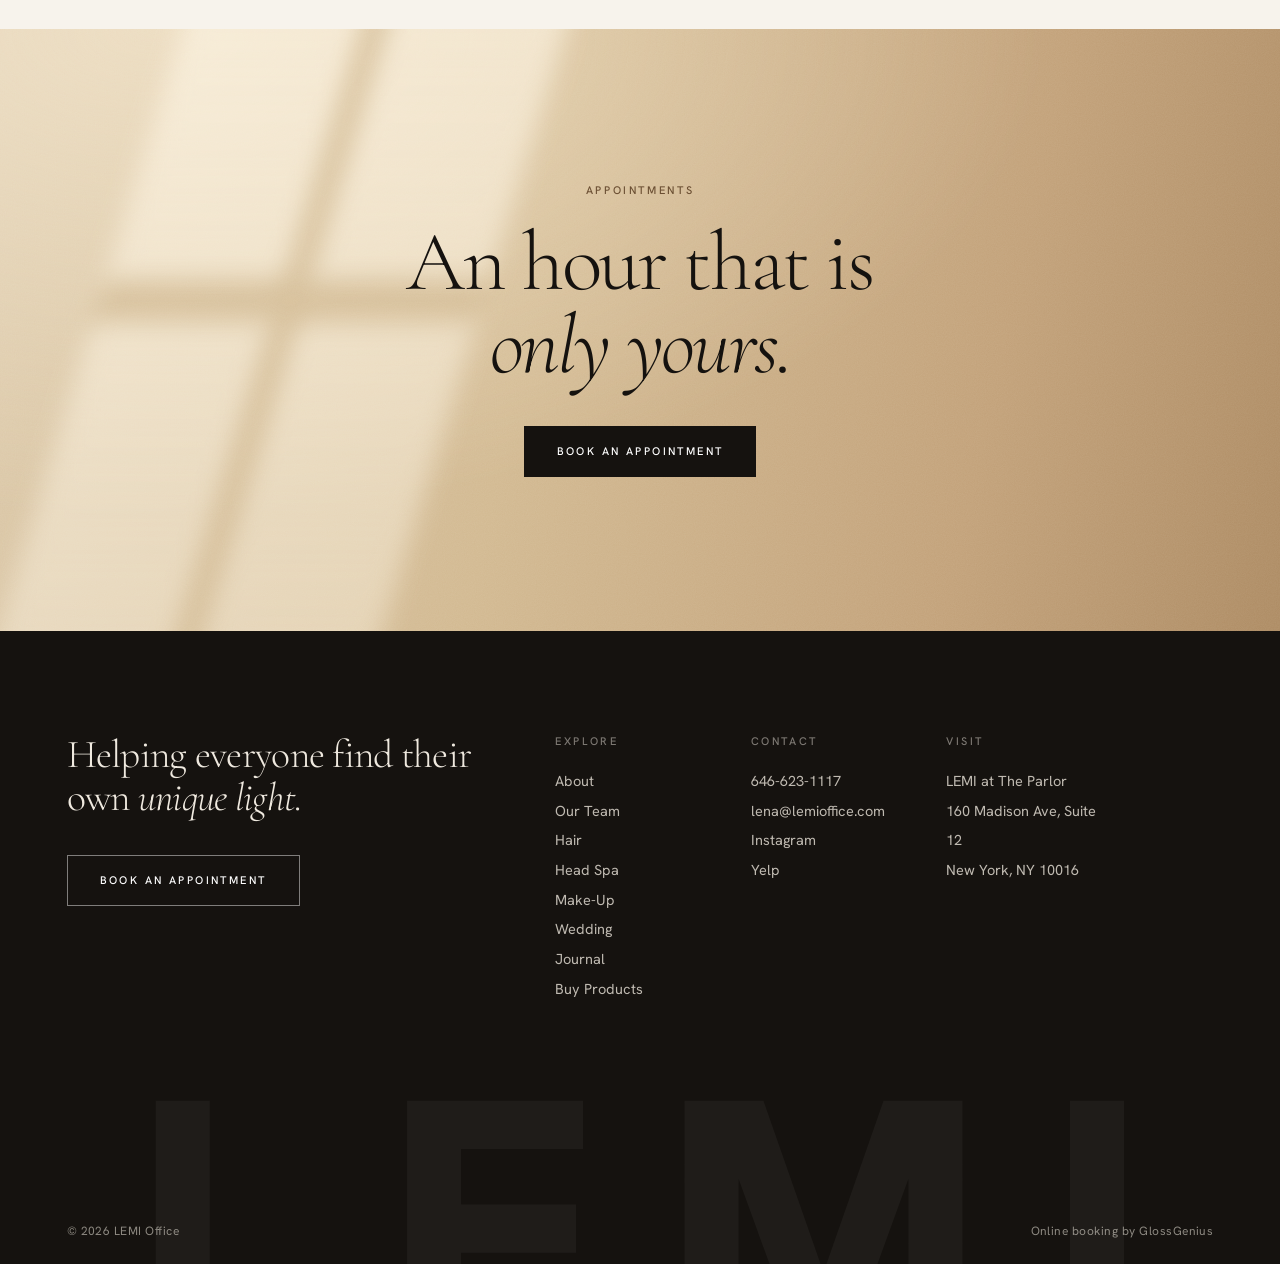
<file: head-spa.html>
<!doctype html>
<html lang="en">
<head>
<meta charset="utf-8">
<meta name="viewport" content="width=device-width, initial-scale=1">
<title>Head Spa &amp; Scalp Treatments | LEMI Office, New York</title>
<meta name="description" content="Korean head spa, scalp detox and hydration treatments at LEMI Office in New York. See treatments, prices and three-session packages.">
<link rel="canonical" href="https://www.lemioffice.com/head-spa.html">
<meta name="theme-color" content="#ffffff">
<meta property="og:type" content="website">
<meta property="og:site_name" content="LEMI Office">
<meta property="og:title" content="Head Spa &amp; Scalp Treatments | LEMI Office, New York">
<meta property="og:description" content="Korean head spa, scalp detox and hydration treatments at LEMI Office in New York. See treatments, prices and three-session packages.">
<meta property="og:image" content="https://www.lemioffice.com/assets/img/still-life.jpg">
<link rel="icon" href="data:image/svg+xml,%3Csvg xmlns='http://www.w3.org/2000/svg' viewBox='0 0 32 32'%3E%3Crect width='32' height='32' fill='%2315120f'/%3E%3Cpath d='M11 8h3.6v12.6H22V24H11z' fill='%23fff'/%3E%3C/svg%3E">
<link rel="preconnect" href="https://fonts.googleapis.com">
<link rel="preconnect" href="https://fonts.gstatic.com" crossorigin>
<link rel="stylesheet" href="https://fonts.googleapis.com/css2?family=Cormorant+Garamond:ital,wght@0,300;0,400;0,500;1,300;1,400&family=Hanken+Grotesk:wght@400;500;600;800&display=swap">
<link rel="stylesheet" href="assets/css/style.css?v=1791845061">
<script>document.documentElement.classList.add("js")</script>
<script type="application/ld+json">{"@context": "https://schema.org", "@type": "HairSalon", "name": "LEMI Office", "description": "A private boutique hair salon in New York, specializing in personalized cuts, color, and scalp-focused head spa treatments.", "url": "https://www.lemioffice.com", "telephone": "+16466231117", "email": "lena@lemioffice.com", "priceRange": "$$$", "image": "https://www.lemioffice.com/assets/img/still-life.jpg", "address": {"@type": "PostalAddress", "streetAddress": "The Parlor, 160 Madison Ave, Suite 12", "addressLocality": "New York", "addressRegion": "NY", "postalCode": "10016", "addressCountry": "US"}, "geo": {"@type": "GeoCoordinates", "latitude": 40.7471706, "longitude": -73.9838333}, "openingHoursSpecification": [{"@type": "OpeningHoursSpecification", "dayOfWeek": ["Wednesday", "Thursday", "Friday", "Saturday", "Sunday"], "opens": "10:00", "closes": "19:00"}], "sameAs": ["https://www.instagram.com/lemioffice", "https://yelp.to/-rt6zLqIka"], "potentialAction": {"@type": "ReserveAction", "target": "https://lemioffice.glossgenius.com/book"}}</script>
</head>
<body>
<a class="skip" href="#main">Skip to content</a>

<header class="hdr" data-hdr>
  <div class="wrap hdr__in">
    <a class="logo" href="index.html" aria-label="LEMI Office, home"><span class="logo__l">LEMI</span><span class="logo__o">OFFICE</span></a>
    <nav class="nav" aria-label="Primary">
      <a href="about.html">About</a><a href="team.html">Our Team</a><a href="hair.html">Hair</a><a href="head-spa.html" aria-current="page">Head Spa</a><a href="make-up.html">Make-Up</a><a href="wedding.html">Wedding</a><a href="journal.html">Journal</a><a class="nav__shop" href="https://shop.saloninteractive.com/store/Lemioffice/product_categories" target="_blank" rel="noopener">Buy Products</a>
      <a class="btn nav__book" href="https://lemioffice.glossgenius.com/book" target="_blank" rel="noopener">Book</a>
    </nav>
    <button class="burger" type="button" data-burger aria-label="Open menu" aria-expanded="false" aria-controls="mnav"><i></i><i></i></button>
  </div>
</header>

<div class="mnav" id="mnav">
  <nav class="mnav__links" aria-label="Mobile"><a href="about.html" style="--i:0">About</a><a href="team.html" style="--i:1">Our Team</a><a href="hair.html" style="--i:2">Hair</a><a href="head-spa.html" aria-current="page" style="--i:3">Head Spa</a><a href="make-up.html" style="--i:4">Make-Up</a><a href="wedding.html" style="--i:5">Wedding</a><a href="journal.html" style="--i:6">Journal</a><a href="https://shop.saloninteractive.com/store/Lemioffice/product_categories" target="_blank" rel="noopener" style="--i:7">Buy Products</a></nav>
  <div class="mnav__foot">
    <p class="small">160 Madison Ave, Suite 12, New York<br><a href="tel:+16466231117">646-623-1117</a> &nbsp;·&nbsp; <a href="https://www.instagram.com/lemioffice" target="_blank" rel="noopener">@lemioffice</a></p>
    <a class="btn btn--solid" href="https://lemioffice.glossgenius.com/book" target="_blank" rel="noopener">Book an appointment</a>
  </div>
</div>

<main id="main">


<section class="phead">
  <div class="wrap grid">
    <div class="phead__t">
      <p class="eyebrow" data-r>Services</p>
      <h1 class="display"><span class="ln"><span style="--i:0">Head Spa</span></span></h1>
    </div>
    <div class="phead__d" data-r style="--d:3"><p>A relaxing scalp treatment designed to deeply cleanse, hydrate, and refresh the scalp while relieving tension.</p><nav class="anchors" aria-label="On this page"><a href="#ritual">The ritual</a><a href="#menu">Menu</a><a href="#packages">Packages</a></nav></div>
  </div>
</section>
<div class="band band--img" data-clip><img src="assets/img/still-life.jpg" alt="Stacked stones, a comb and glass bottles in warm light" width="2000" height="766" decoding="async"></div>

<section class="sec" id="ritual">
  <div class="wrap grid">
    <div class="split__l" data-r><p class="eyebrow">The ritual</p><h2 class="h2">Healthy hair begins at the scalp</h2></div>
    <div class="split__r">
      <ol class="steps" style="--n:4">
        <li data-r><span class="steps__n">01</span><h3 class="h3">Cleanse</h3><p>A deep cleanse lifts away excess oil, buildup, and impurities.</p></li>
        <li data-r style="--d:1"><span class="steps__n">02</span><h3 class="h3">Massage</h3><p>Scalp massage releases tension and lets you slow down.</p></li>
        <li data-r style="--d:2"><span class="steps__n">03</span><h3 class="h3">Treat</h3><p>Hydrating care restores balance to a dry, sensitive, or tired scalp.</p></li>
        <li data-r style="--d:3"><span class="steps__n">04</span><h3 class="h3">Rest</h3><p>Relaxation care to finish, for healthier-looking hair and scalp.</p></li>
      </ol>
    </div>
  </div>
</section>


<section class="menu" id="menu">
  <div class="wrap grid">
    <div class="menu__l"><div class="menu__stick" data-r>
      <p class="eyebrow">Menu</p>
      <h2 class="h2">Scalp &amp; treatment</h2>
      <p class="small menu__note">The same price with every stylist.</p><p class="small menu__note">Add a head spa to a haircut from $240. See <a class='tlink' href='hair.html#cut'>Hair</a>.</p>
    </div></div>
    <div class="menu__r" data-r style="--d:1"><table class="plist"><thead><tr><th scope="col">Service</th><th scope="col">Treatment</th><th scope="col">With blowout</th></tr></thead><tbody><tr><th scope="row"><span class="plist__n">Hydration head spa</span><span class="plist__m">60 min</span><span class="plist__x">For a dry, sensitive, or tired scalp. Focuses on hydration, relaxation, and restoring scalp balance.</span></th><td>$180</td><td>$230</td></tr><tr><th scope="row"><span class="plist__n">Scalp treatment</span><span class="plist__m">75 min</span></th><td>$150</td><td>$200</td></tr><tr><th scope="row"><span class="plist__n">Hydration treatment</span><span class="plist__m">60 min</span><span class="plist__x">Deep hydration to restore moisture, shine, and softness.</span></th><td>$180<sup aria-hidden="true">+</sup><span class="sr"> and up</span></td><td>$230</td></tr><tr><th scope="row"><span class="plist__n">Renewing treatment</span><span class="plist__m">75 min</span></th><td>$150<sup aria-hidden="true">+</sup><span class="sr"> and up</span></td><td>$200</td></tr><tr><th scope="row"><span class="plist__n">Scalp detox</span><span class="plist__m">20 min</span><span class="plist__x">A quick deep cleanse to remove excess oil, buildup, and impurities.</span></th><td>$50</td><td class="na"><span aria-hidden="true">—</span><span class="sr">Not offered</span></td></tr></tbody></table><p class="small legend"><b>+</b>&ensp;Starting price. Additional charges may apply depending on hair length.</p></div>
  </div>
</section>

<section class="sec sec--ivory" id="packages">
  <div class="wrap">
    <div class="sec-head">
      <div data-r><p class="eyebrow">Packages</p><h2 class="h2">Better with consistency</h2></div>
      <p data-r style="--d:1">Three sessions each, valid for three months. The best results come with regular care.</p>
    </div>
    <div class="packs">
<article class="pack" data-r style="--d:0">
  <p class="eyebrow">Three head spa sessions</p>
  <h3 class="h3">Head Spa Healing</h3>
  <p>A relaxing Korean head spa experience for scalp detox and deep care, designed to improve scalp health and promote healthy hair.</p>
  <p class="pack__p">$490<s><span class="sr">regularly </span>$540</s></p>
</article>
<article class="pack" data-r style="--d:1">
  <p class="eyebrow">Three hydration treatments</p>
  <h3 class="h3">Hydration Treatment</h3>
  <p>Restores moisture, shine, and softness. Perfect for dry, damaged, or chemically treated hair.</p>
  <p class="pack__p">$490<s><span class="sr">regularly </span>$540</s></p>
</article>
<article class="pack" data-r style="--d:2">
  <p class="eyebrow">Three healing care sessions</p>
  <h3 class="h3">LEMI Detox</h3>
  <p>Removes residue after color or perm, reducing odor and scalp irritation while improving hair condition.</p>
  <p class="pack__p">$120<s><span class="sr">regularly </span>$150</s></p>
</article></div>
    <div class="packs__foot" data-r><a class="more" href="https://lemioffice.glossgenius.com/shop/packages" target="_blank" rel="noopener">Purchase a package<svg viewBox="0 0 24 10" aria-hidden="true"><path d="M0 5h23M19 1l4 4-4 4" fill="none" stroke="currentColor"/></svg></a></div>
  </div>
</section>


<section class="cta light">
  <div class="wrap">
    <p class="eyebrow" data-r>Appointments</p>
    <h2 class="h2" data-r style="--d:1">An hour that is <em>only yours.</em></h2>
    <div data-r style="--d:2"><a class="btn btn--solid" href="https://lemioffice.glossgenius.com/book" target="_blank" rel="noopener">Book an appointment</a></div>
  </div>
</section>

</main>

<footer class="ftr">
  <div class="wrap grid ftr__top">
    <div class="ftr__lede">
      <p>Helping everyone find their own <em>unique light.</em></p>
      <a class="btn btn--light" href="https://lemioffice.glossgenius.com/book" target="_blank" rel="noopener">Book an appointment</a>
    </div>
    <div class="ftr__col">
      <p class="eyebrow">Explore</p>
      <a href="about.html">About</a><br><a href="team.html">Our Team</a><br><a href="hair.html">Hair</a><br><a href="head-spa.html">Head Spa</a><br><a href="make-up.html">Make-Up</a><br><a href="wedding.html">Wedding</a><br><a href="journal.html">Journal</a><br><a href="https://shop.saloninteractive.com/store/Lemioffice/product_categories" target="_blank" rel="noopener">Buy Products</a><br>
    </div>
    <div class="ftr__col">
      <p class="eyebrow">Contact</p>
      <a href="tel:+16466231117">646-623-1117</a><br>
      <a href="mailto:lena@lemioffice.com">lena@lemioffice.com</a><br>
      <a href="https://www.instagram.com/lemioffice" target="_blank" rel="noopener">Instagram</a><br>
      <a href="https://yelp.to/-rt6zLqIka" target="_blank" rel="noopener">Yelp</a>
    </div>
    <div class="ftr__col">
      <p class="eyebrow">Visit</p>
      <a href="https://www.google.com/maps/search/?api=1&query=The+Parlor+160+Madison+Ave+New+York+NY+10016" target="_blank" rel="noopener">LEMI at The Parlor<br>160 Madison Ave, Suite 12<br>New York, NY 10016</a>
    </div>
  </div>
  <div class="ftr__mark" aria-hidden="true">LEMI</div>
  <div class="ftr__base"><div class="wrap"><span>© 2026 LEMI Office</span><span>Online booking by GlossGenius</span></div></div>
</footer>

<a class="fab" data-fab href="https://lemioffice.glossgenius.com/book" target="_blank" rel="noopener">Book an appointment<svg viewBox="0 0 24 10" aria-hidden="true"><path d="M0 5h23M19 1l4 4-4 4" fill="none" stroke="currentColor"/></svg></a>
<script src="assets/js/main.js?v=1791845061" defer></script>
</body>
</html>
</file>
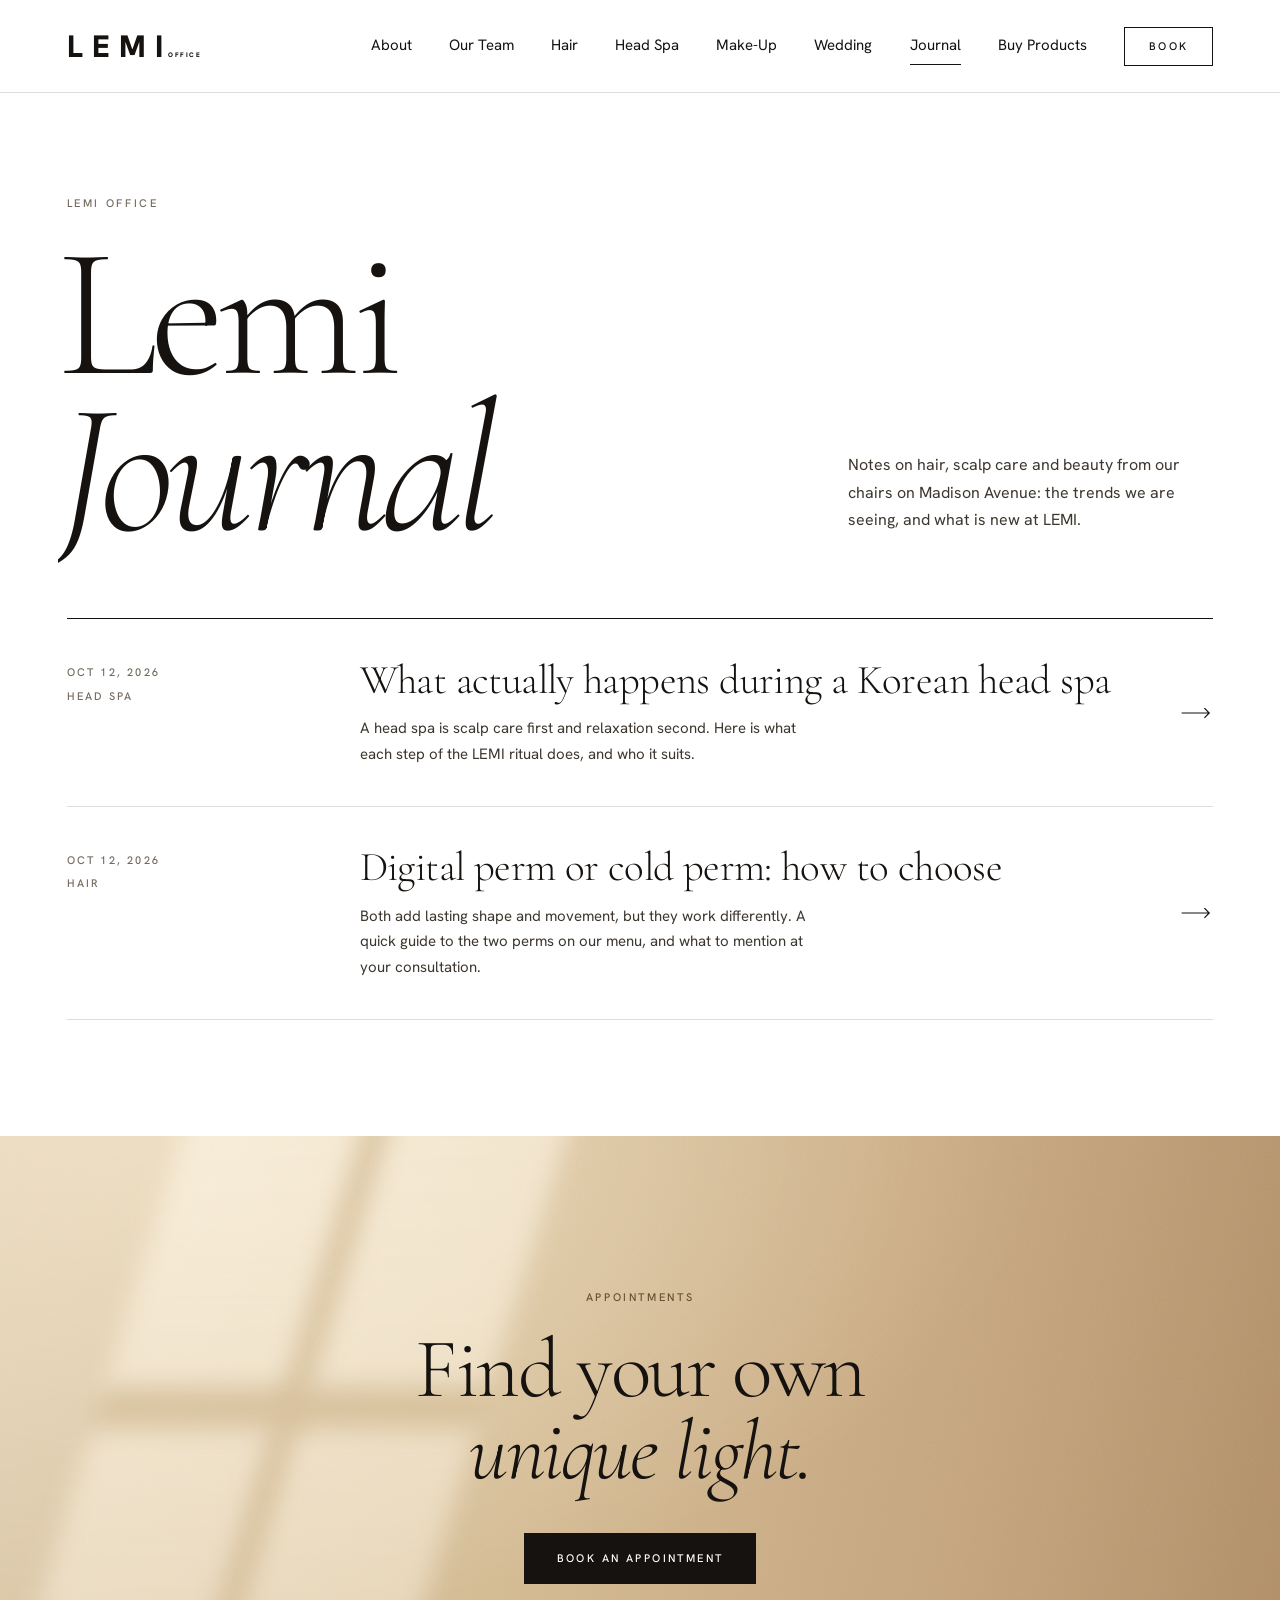
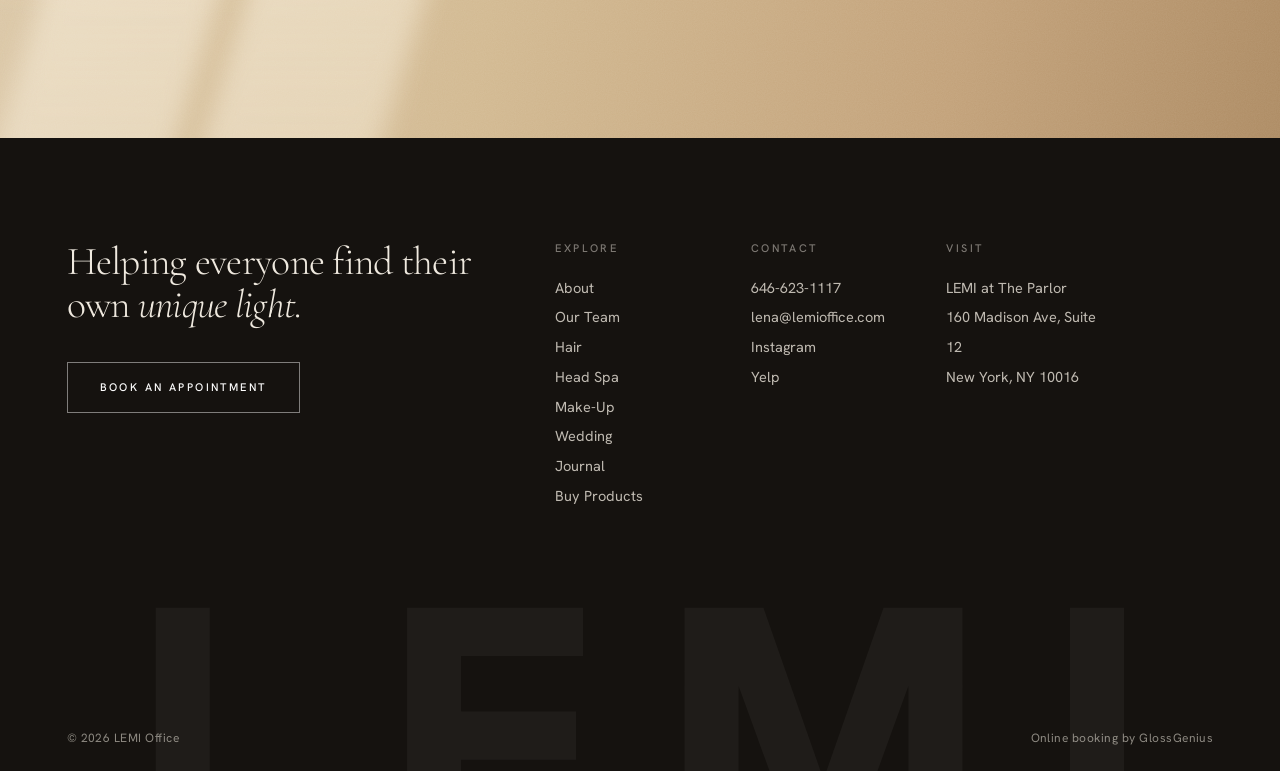
<file: journal.html>
<!doctype html>
<html lang="en">
<head>
<meta charset="utf-8">
<meta name="viewport" content="width=device-width, initial-scale=1">
<title>Lemi Journal | Hair &amp; Beauty Notes from LEMI Office, New York</title>
<meta name="description" content="Hair, scalp care and beauty trends from LEMI Office, a private boutique hair salon on Madison Avenue, New York.">
<link rel="canonical" href="https://www.lemioffice.com/journal.html">
<meta name="theme-color" content="#ffffff">
<meta property="og:type" content="website">
<meta property="og:site_name" content="LEMI Office">
<meta property="og:title" content="Lemi Journal | Hair &amp; Beauty Notes from LEMI Office, New York">
<meta property="og:description" content="Hair, scalp care and beauty trends from LEMI Office, a private boutique hair salon on Madison Avenue, New York.">
<meta property="og:image" content="https://www.lemioffice.com/assets/img/still-life.jpg">
<link rel="icon" href="data:image/svg+xml,%3Csvg xmlns='http://www.w3.org/2000/svg' viewBox='0 0 32 32'%3E%3Crect width='32' height='32' fill='%2315120f'/%3E%3Cpath d='M11 8h3.6v12.6H22V24H11z' fill='%23fff'/%3E%3C/svg%3E">
<link rel="preconnect" href="https://fonts.googleapis.com">
<link rel="preconnect" href="https://fonts.gstatic.com" crossorigin>
<link rel="stylesheet" href="https://fonts.googleapis.com/css2?family=Cormorant+Garamond:ital,wght@0,300;0,400;0,500;1,300;1,400&family=Hanken+Grotesk:wght@400;500;600;800&display=swap">
<link rel="stylesheet" href="assets/css/style.css?v=1791845061">
<script>document.documentElement.classList.add("js")</script>
<script type="application/ld+json">{"@context": "https://schema.org", "@type": "HairSalon", "name": "LEMI Office", "description": "A private boutique hair salon in New York, specializing in personalized cuts, color, and scalp-focused head spa treatments.", "url": "https://www.lemioffice.com", "telephone": "+16466231117", "email": "lena@lemioffice.com", "priceRange": "$$$", "image": "https://www.lemioffice.com/assets/img/still-life.jpg", "address": {"@type": "PostalAddress", "streetAddress": "The Parlor, 160 Madison Ave, Suite 12", "addressLocality": "New York", "addressRegion": "NY", "postalCode": "10016", "addressCountry": "US"}, "geo": {"@type": "GeoCoordinates", "latitude": 40.7471706, "longitude": -73.9838333}, "openingHoursSpecification": [{"@type": "OpeningHoursSpecification", "dayOfWeek": ["Wednesday", "Thursday", "Friday", "Saturday", "Sunday"], "opens": "10:00", "closes": "19:00"}], "sameAs": ["https://www.instagram.com/lemioffice", "https://yelp.to/-rt6zLqIka"], "potentialAction": {"@type": "ReserveAction", "target": "https://lemioffice.glossgenius.com/book"}}</script>
</head>
<body>
<a class="skip" href="#main">Skip to content</a>

<header class="hdr" data-hdr>
  <div class="wrap hdr__in">
    <a class="logo" href="index.html" aria-label="LEMI Office, home"><span class="logo__l">LEMI</span><span class="logo__o">OFFICE</span></a>
    <nav class="nav" aria-label="Primary">
      <a href="about.html">About</a><a href="team.html">Our Team</a><a href="hair.html">Hair</a><a href="head-spa.html">Head Spa</a><a href="make-up.html">Make-Up</a><a href="wedding.html">Wedding</a><a href="journal.html" aria-current="page">Journal</a><a class="nav__shop" href="https://shop.saloninteractive.com/store/Lemioffice/product_categories" target="_blank" rel="noopener">Buy Products</a>
      <a class="btn nav__book" href="https://lemioffice.glossgenius.com/book" target="_blank" rel="noopener">Book</a>
    </nav>
    <button class="burger" type="button" data-burger aria-label="Open menu" aria-expanded="false" aria-controls="mnav"><i></i><i></i></button>
  </div>
</header>

<div class="mnav" id="mnav">
  <nav class="mnav__links" aria-label="Mobile"><a href="about.html" style="--i:0">About</a><a href="team.html" style="--i:1">Our Team</a><a href="hair.html" style="--i:2">Hair</a><a href="head-spa.html" style="--i:3">Head Spa</a><a href="make-up.html" style="--i:4">Make-Up</a><a href="wedding.html" style="--i:5">Wedding</a><a href="journal.html" aria-current="page" style="--i:6">Journal</a><a href="https://shop.saloninteractive.com/store/Lemioffice/product_categories" target="_blank" rel="noopener" style="--i:7">Buy Products</a></nav>
  <div class="mnav__foot">
    <p class="small">160 Madison Ave, Suite 12, New York<br><a href="tel:+16466231117">646-623-1117</a> &nbsp;·&nbsp; <a href="https://www.instagram.com/lemioffice" target="_blank" rel="noopener">@lemioffice</a></p>
    <a class="btn btn--solid" href="https://lemioffice.glossgenius.com/book" target="_blank" rel="noopener">Book an appointment</a>
  </div>
</div>

<main id="main">
<section class="phead">
  <div class="wrap grid">
    <div class="phead__t">
      <p class="eyebrow" data-r>LEMI Office</p>
      <h1 class="display"><span class="ln"><span style="--i:0">Lemi</span></span><span class="ln"><span style="--i:1"><em>Journal</em></span></span></h1>
    </div>
    <div class="phead__d" data-r style="--d:3"><p>Notes on hair, scalp care and beauty from our chairs on Madison Avenue: the trends we are seeing, and what is new at LEMI.</p></div>
  </div>
</section>

<section class="journal">
  <div class="wrap"><div class="jlist">
<a class="jpost" href="journal/2026-10-12-what-happens-in-a-korean-head-spa.html" data-r>
  <span class="jpost__meta"><time datetime="2026-10-12">Oct 12, 2026</time><span>Head Spa</span></span>
  <span class="jpost__main"><span class="jpost__t">What actually happens during a Korean head spa</span><span class="jpost__d">A head spa is scalp care first and relaxation second. Here is what each step of the LEMI ritual does, and who it suits.</span></span>
  <span class="jpost__a"><svg viewBox="0 0 24 10" aria-hidden="true"><path d="M0 5h23M19 1l4 4-4 4" fill="none" stroke="currentColor"/></svg></span>
</a>
<a class="jpost" href="journal/2026-10-12-digital-perm-or-cold-perm.html" data-r>
  <span class="jpost__meta"><time datetime="2026-10-12">Oct 12, 2026</time><span>Hair</span></span>
  <span class="jpost__main"><span class="jpost__t">Digital perm or cold perm: how to choose</span><span class="jpost__d">Both add lasting shape and movement, but they work differently. A quick guide to the two perms on our menu, and what to mention at your consultation.</span></span>
  <span class="jpost__a"><svg viewBox="0 0 24 10" aria-hidden="true"><path d="M0 5h23M19 1l4 4-4 4" fill="none" stroke="currentColor"/></svg></span>
</a>
  </div></div>
</section>

<section class="cta light">
  <div class="wrap">
    <p class="eyebrow" data-r>Appointments</p>
    <h2 class="h2" data-r style="--d:1">Find your own <em>unique light.</em></h2>
    <div data-r style="--d:2"><a class="btn btn--solid" href="https://lemioffice.glossgenius.com/book" target="_blank" rel="noopener">Book an appointment</a></div>
  </div>
</section>
</main>

<footer class="ftr">
  <div class="wrap grid ftr__top">
    <div class="ftr__lede">
      <p>Helping everyone find their own <em>unique light.</em></p>
      <a class="btn btn--light" href="https://lemioffice.glossgenius.com/book" target="_blank" rel="noopener">Book an appointment</a>
    </div>
    <div class="ftr__col">
      <p class="eyebrow">Explore</p>
      <a href="about.html">About</a><br><a href="team.html">Our Team</a><br><a href="hair.html">Hair</a><br><a href="head-spa.html">Head Spa</a><br><a href="make-up.html">Make-Up</a><br><a href="wedding.html">Wedding</a><br><a href="journal.html">Journal</a><br><a href="https://shop.saloninteractive.com/store/Lemioffice/product_categories" target="_blank" rel="noopener">Buy Products</a><br>
    </div>
    <div class="ftr__col">
      <p class="eyebrow">Contact</p>
      <a href="tel:+16466231117">646-623-1117</a><br>
      <a href="mailto:lena@lemioffice.com">lena@lemioffice.com</a><br>
      <a href="https://www.instagram.com/lemioffice" target="_blank" rel="noopener">Instagram</a><br>
      <a href="https://yelp.to/-rt6zLqIka" target="_blank" rel="noopener">Yelp</a>
    </div>
    <div class="ftr__col">
      <p class="eyebrow">Visit</p>
      <a href="https://www.google.com/maps/search/?api=1&query=The+Parlor+160+Madison+Ave+New+York+NY+10016" target="_blank" rel="noopener">LEMI at The Parlor<br>160 Madison Ave, Suite 12<br>New York, NY 10016</a>
    </div>
  </div>
  <div class="ftr__mark" aria-hidden="true">LEMI</div>
  <div class="ftr__base"><div class="wrap"><span>© 2026 LEMI Office</span><span>Online booking by GlossGenius</span></div></div>
</footer>

<a class="fab" data-fab href="https://lemioffice.glossgenius.com/book" target="_blank" rel="noopener">Book an appointment<svg viewBox="0 0 24 10" aria-hidden="true"><path d="M0 5h23M19 1l4 4-4 4" fill="none" stroke="currentColor"/></svg></a>
<script src="assets/js/main.js?v=1791845061" defer></script>
</body>
</html>
</file>
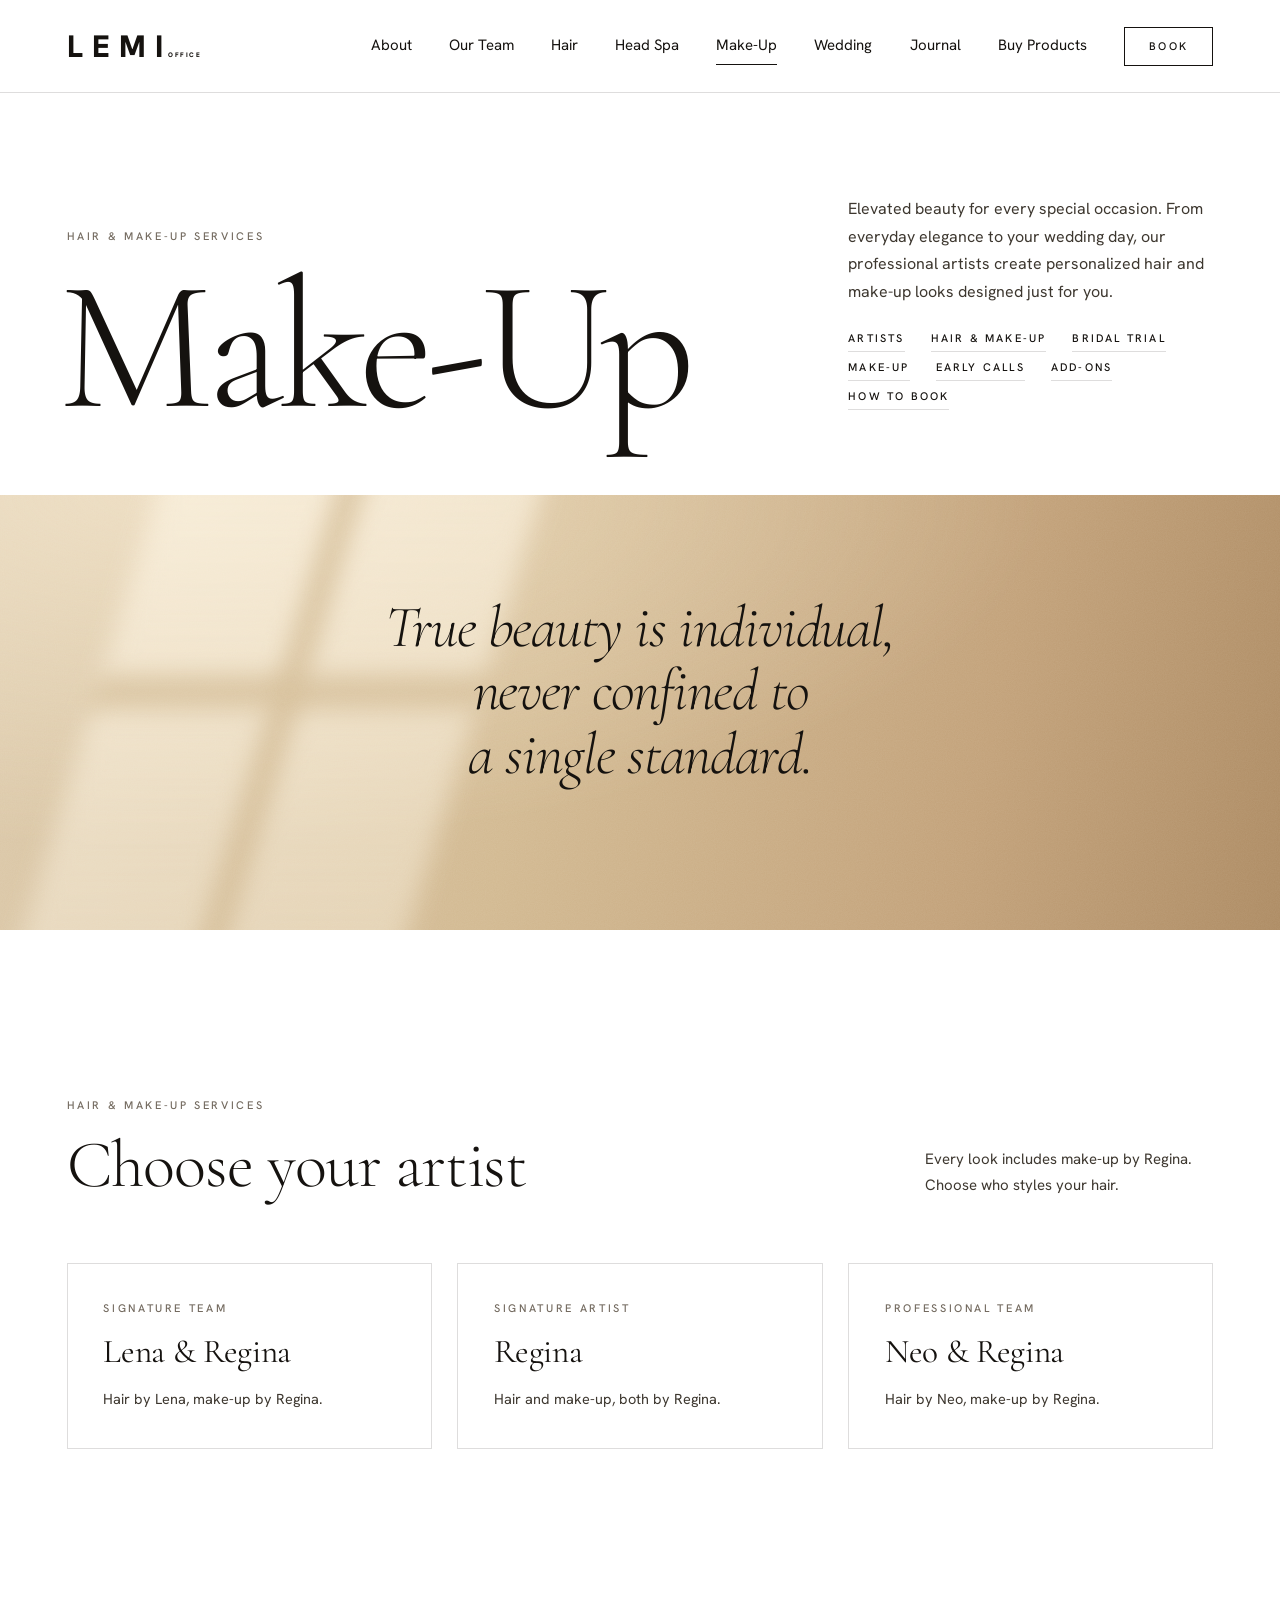
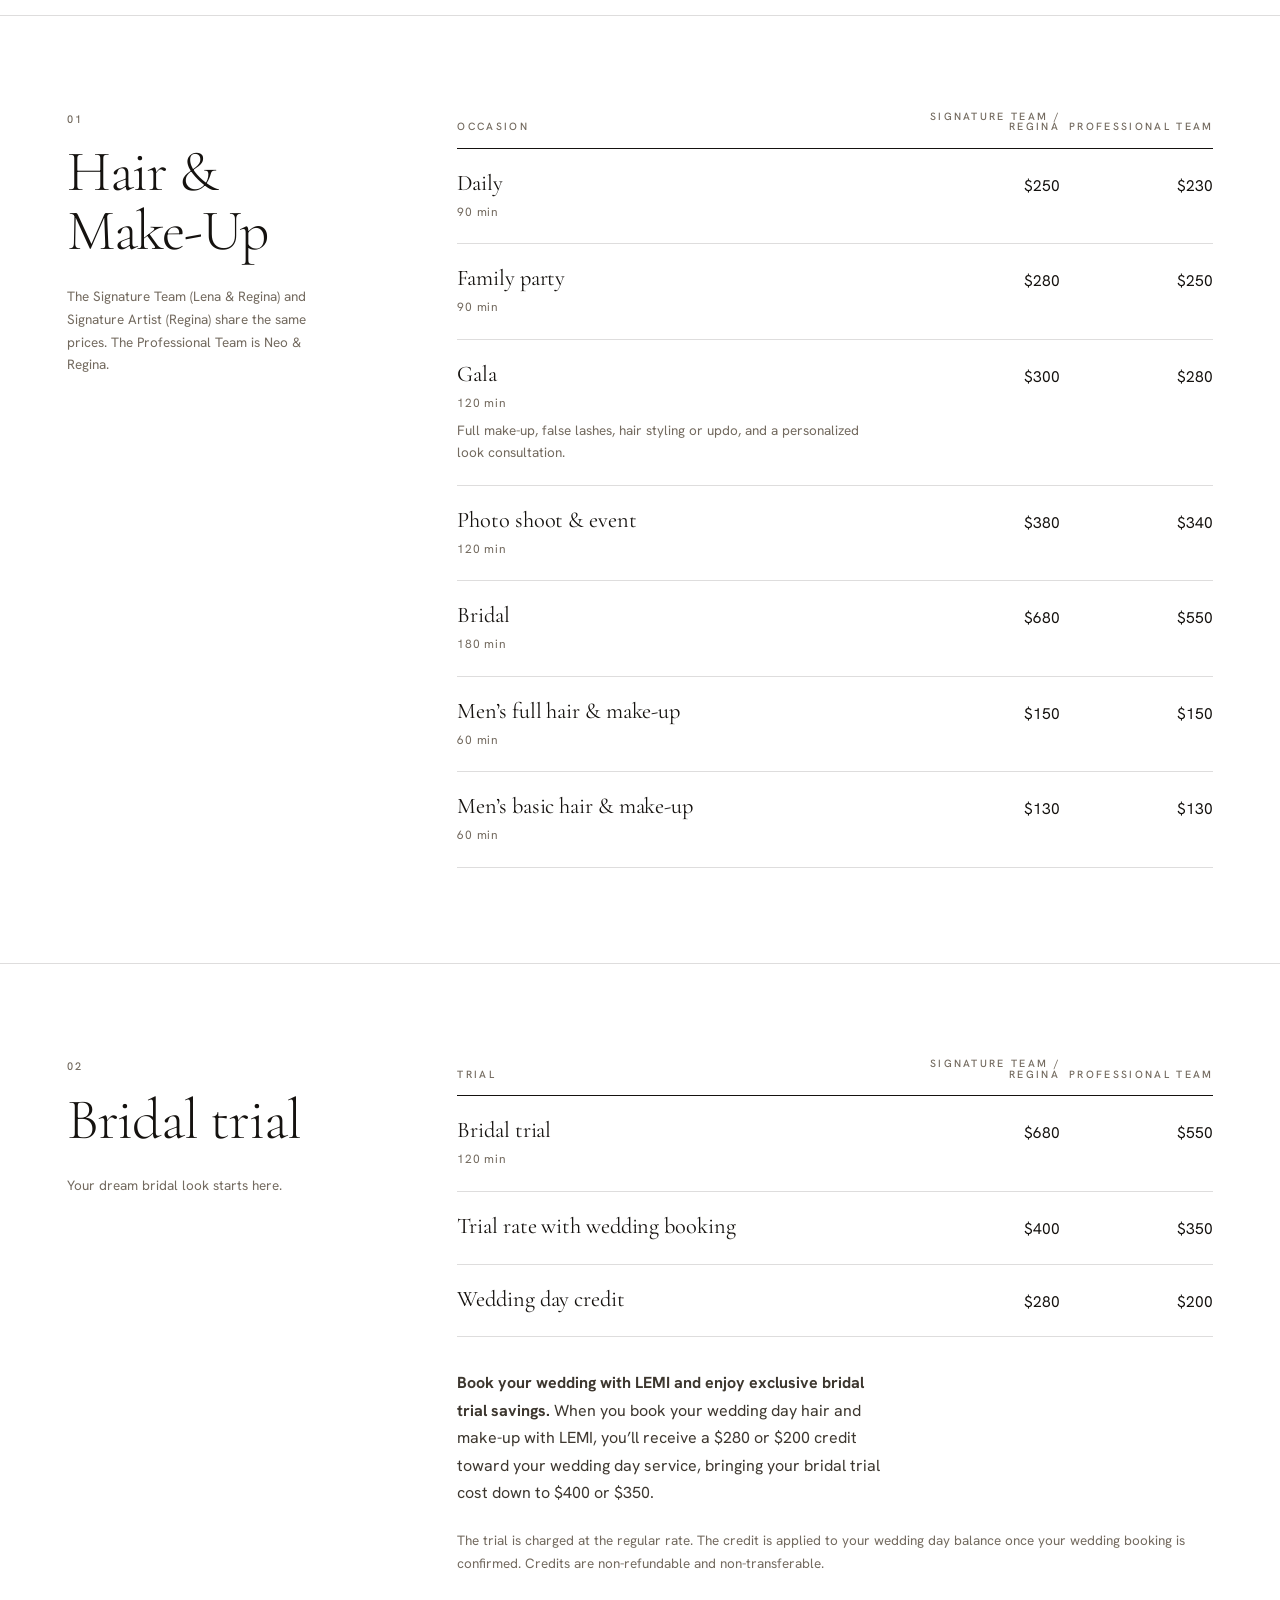
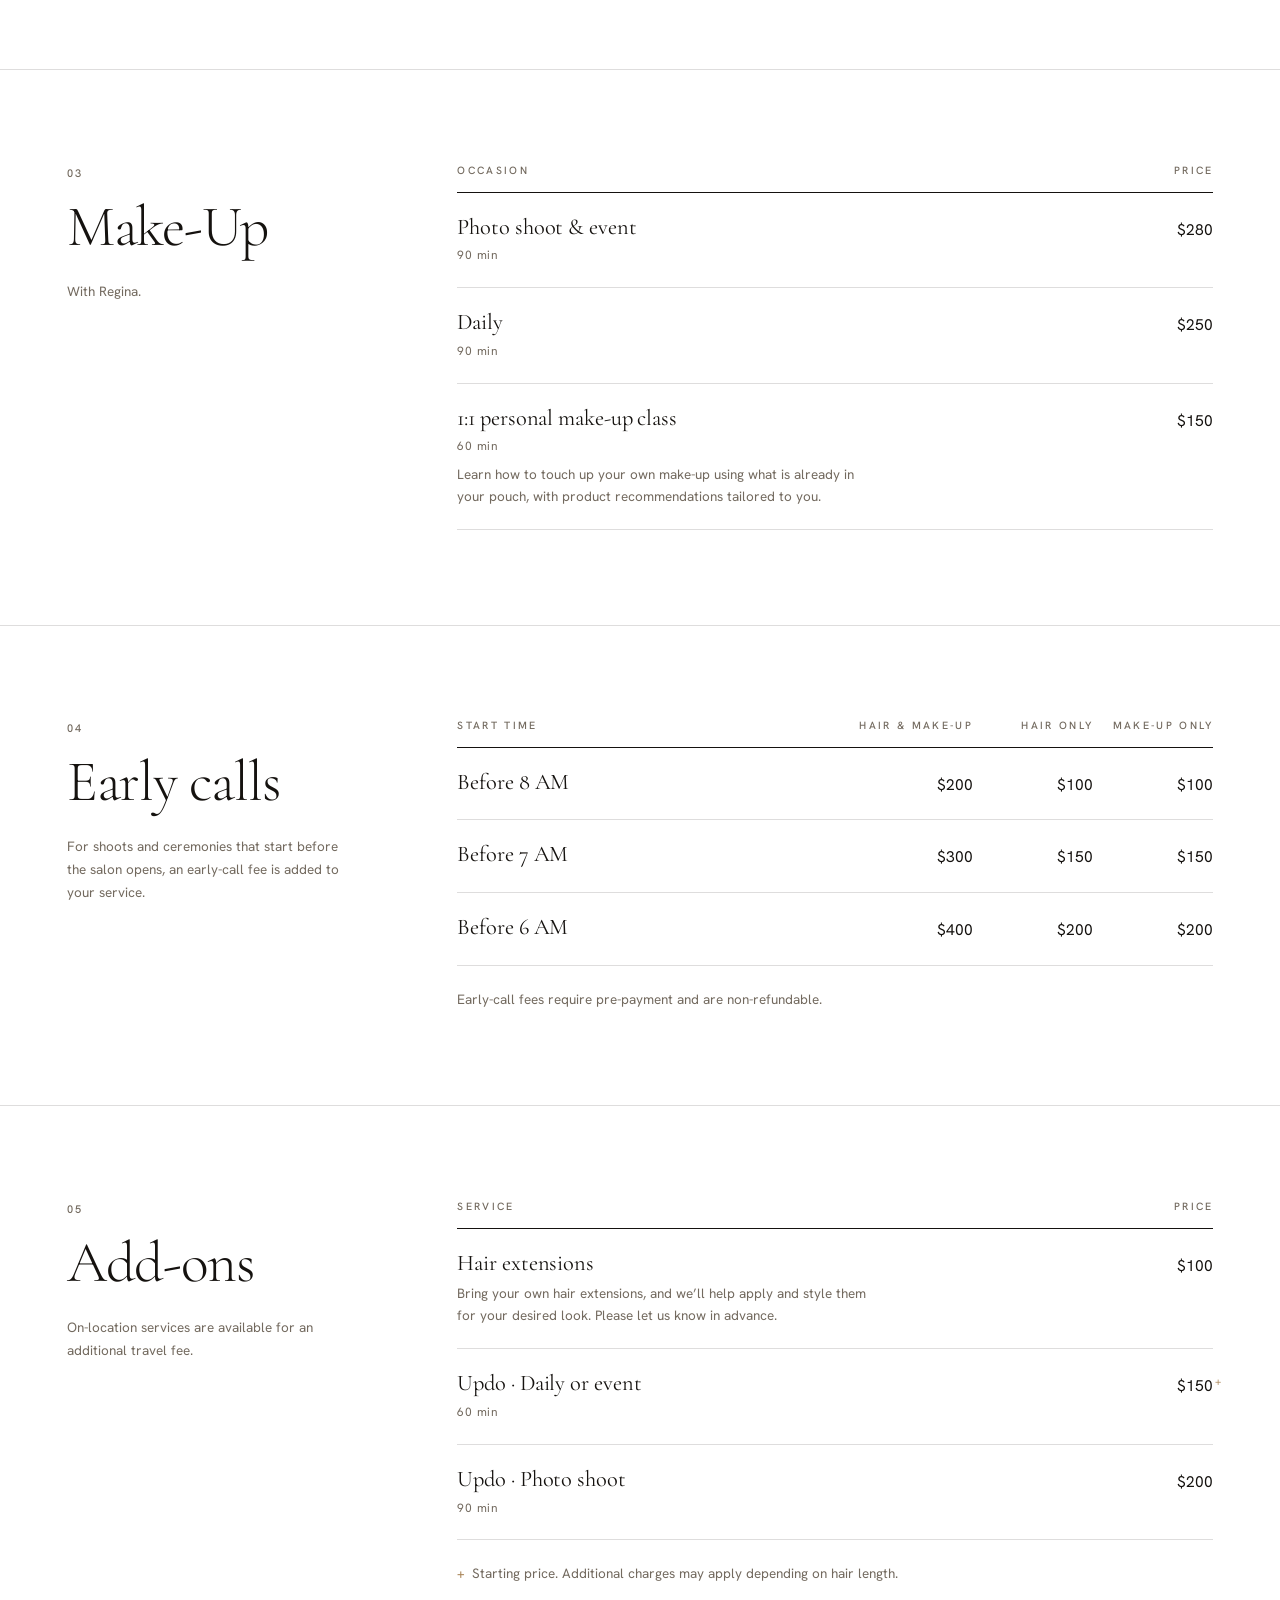
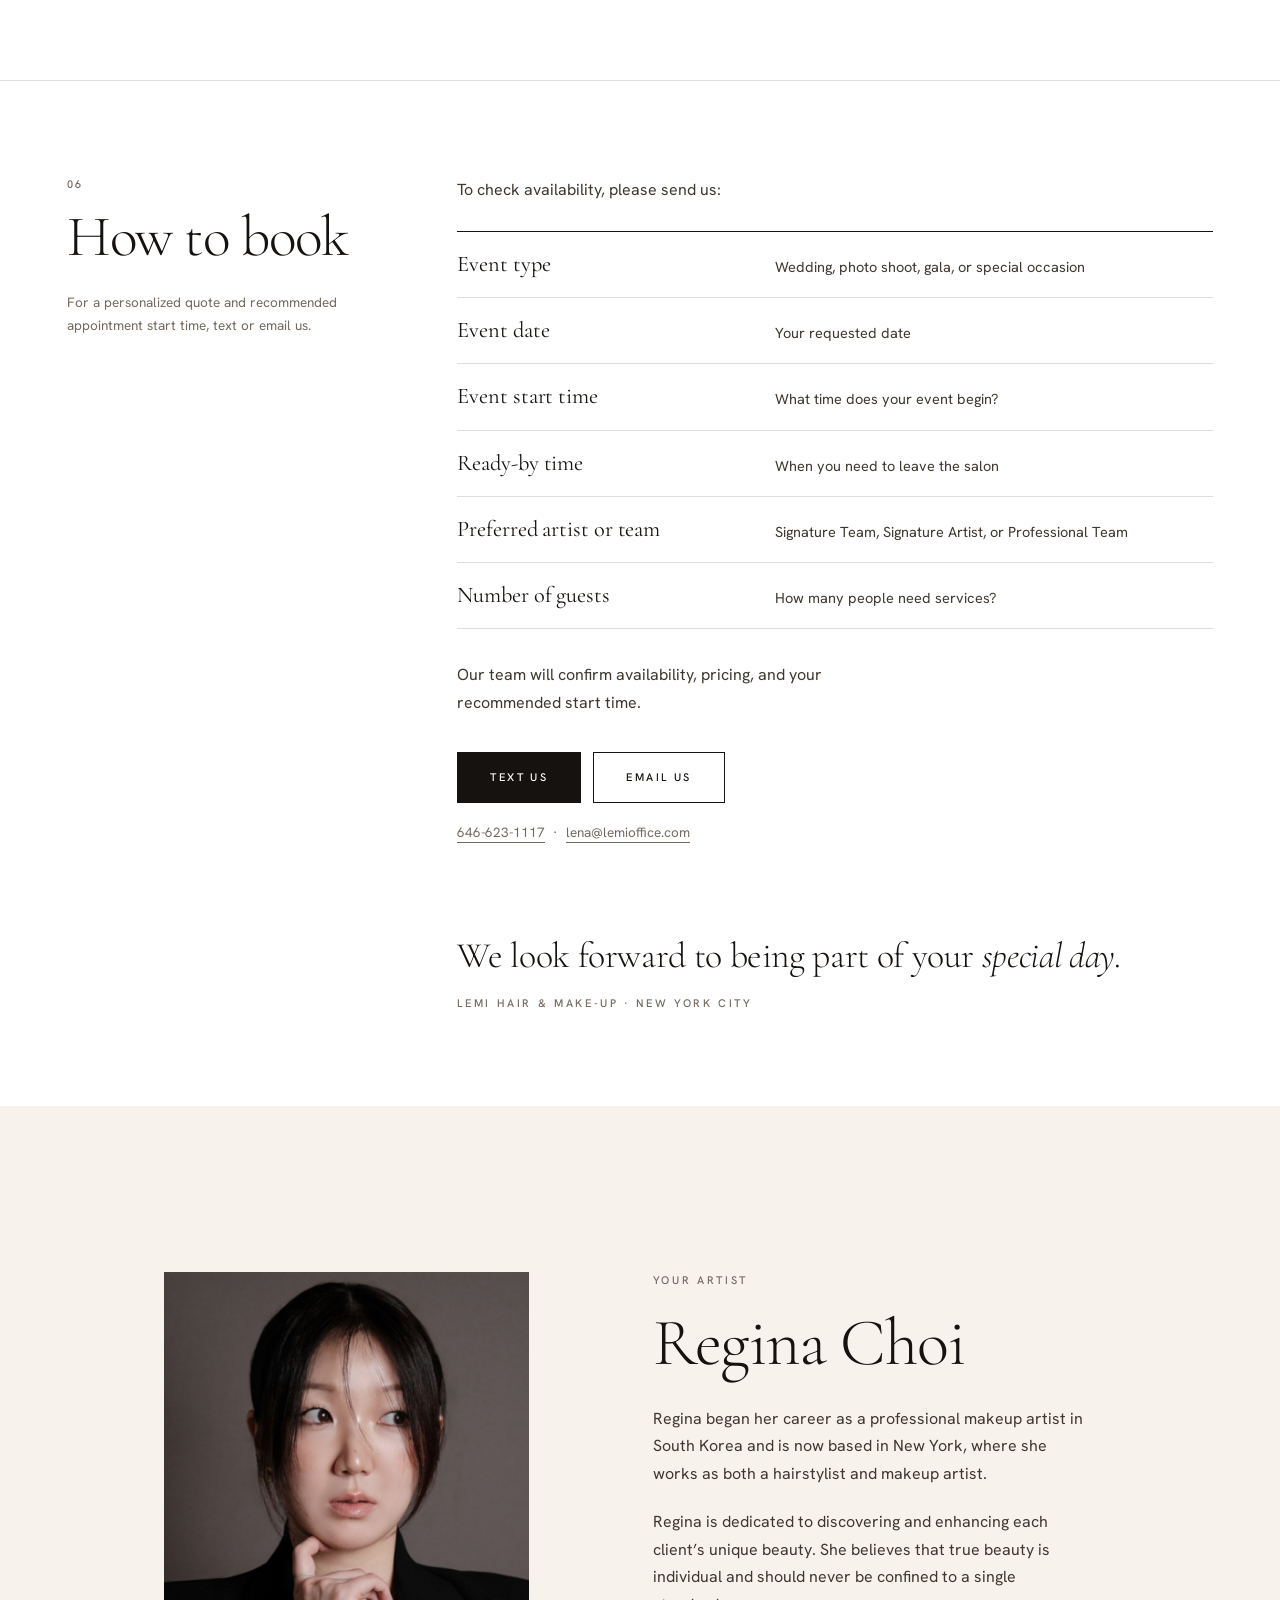
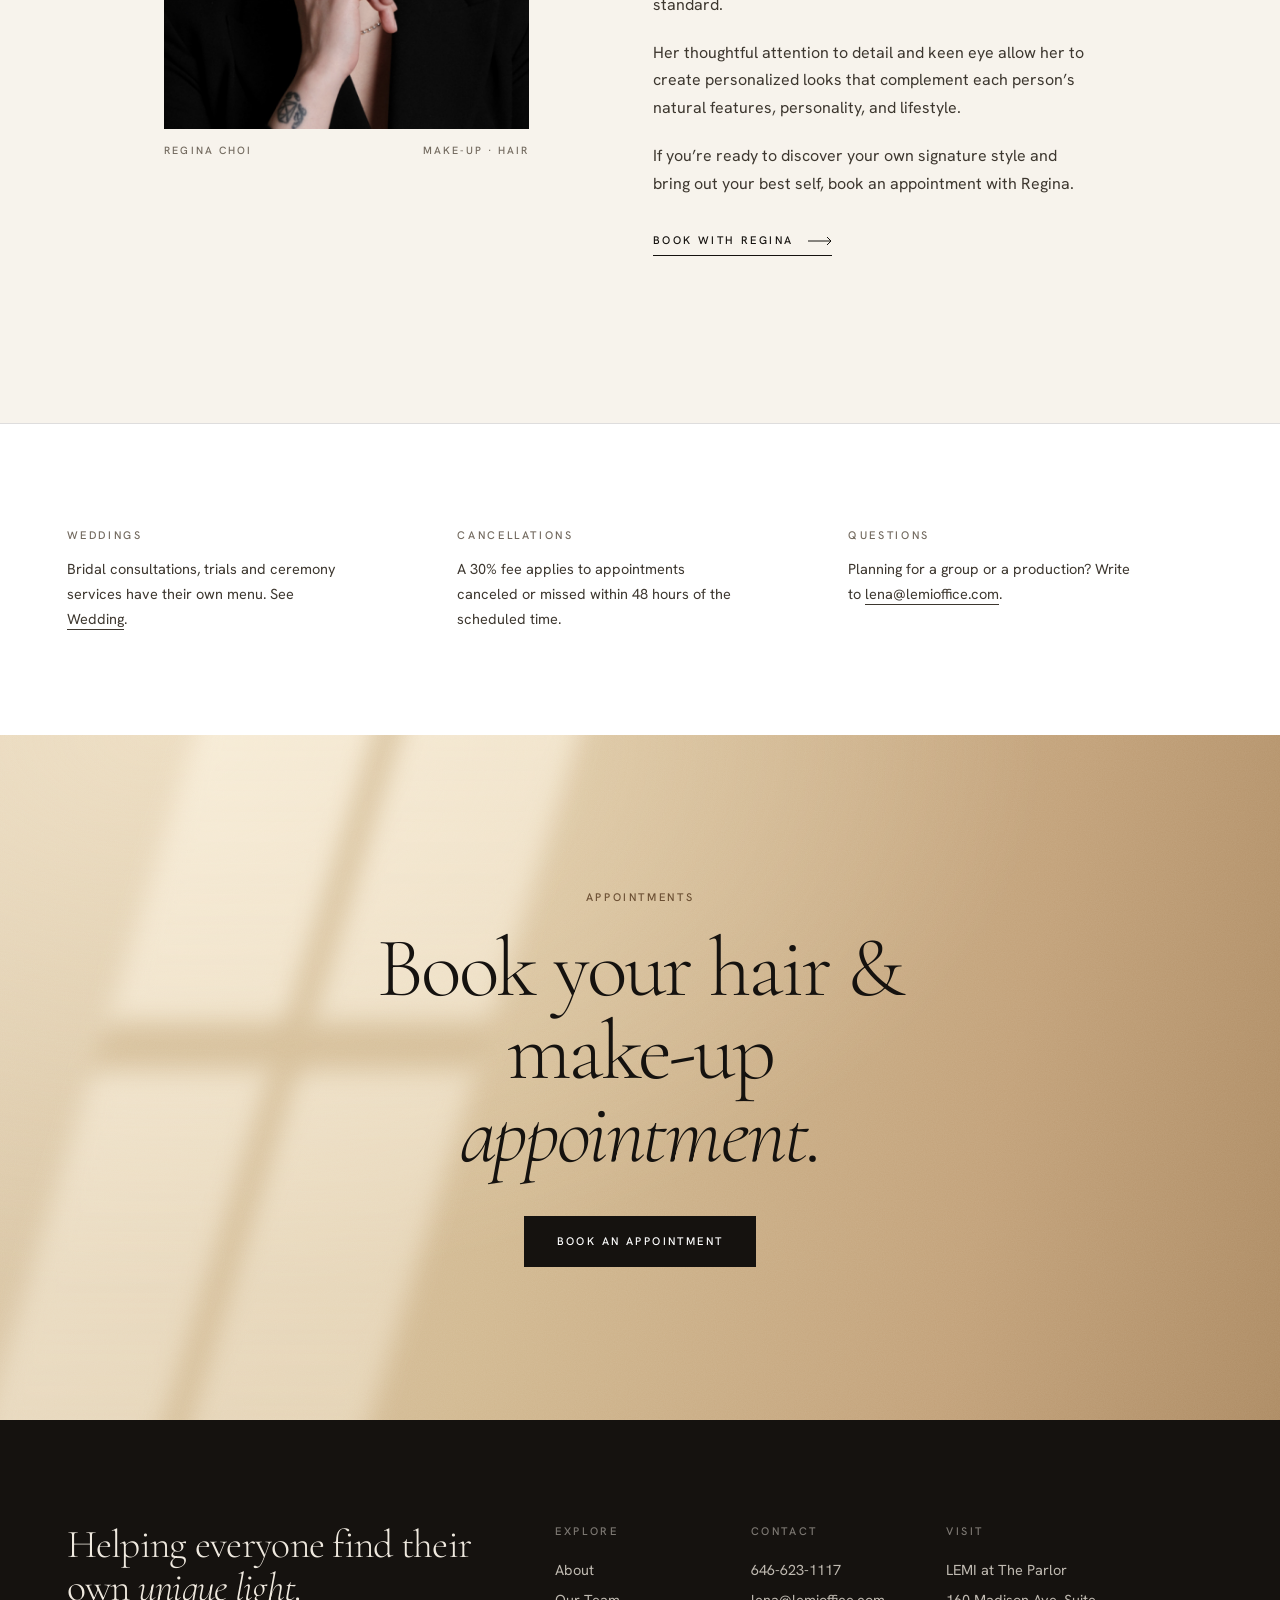
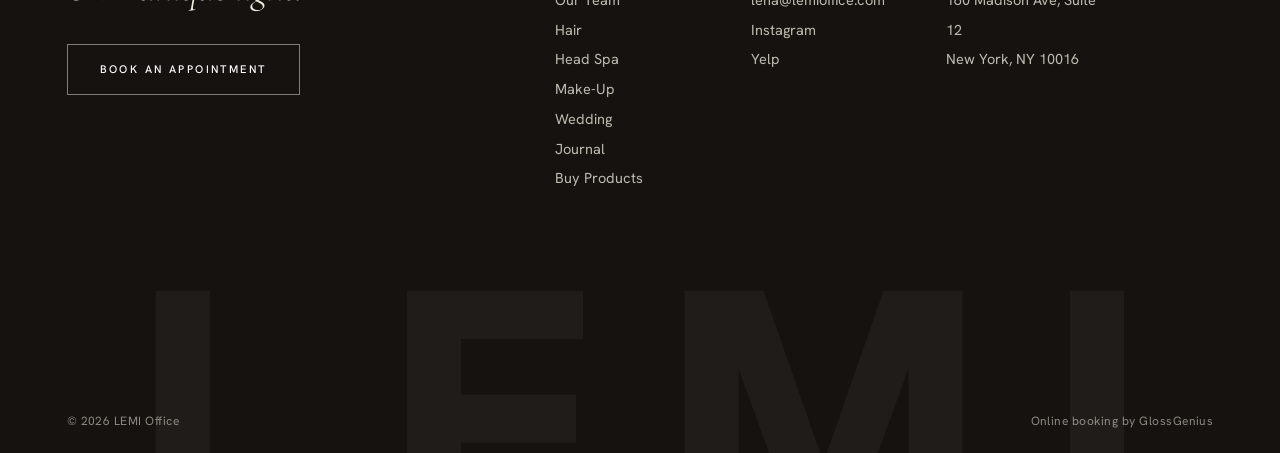
<file: make-up.html>
<!doctype html>
<html lang="en">
<head>
<meta charset="utf-8">
<meta name="viewport" content="width=device-width, initial-scale=1">
<title>Make-Up &amp; Event Styling | LEMI Office, New York</title>
<meta name="description" content="Professional make-up and hair styling for photo shoots, galas, events and every day at LEMI Office, New York, plus 1:1 personal make-up classes.">
<link rel="canonical" href="https://www.lemioffice.com/make-up.html">
<meta name="theme-color" content="#ffffff">
<meta property="og:type" content="website">
<meta property="og:site_name" content="LEMI Office">
<meta property="og:title" content="Make-Up &amp; Event Styling | LEMI Office, New York">
<meta property="og:description" content="Professional make-up and hair styling for photo shoots, galas, events and every day at LEMI Office, New York, plus 1:1 personal make-up classes.">
<meta property="og:image" content="https://www.lemioffice.com/assets/img/still-life.jpg">
<link rel="icon" href="data:image/svg+xml,%3Csvg xmlns='http://www.w3.org/2000/svg' viewBox='0 0 32 32'%3E%3Crect width='32' height='32' fill='%2315120f'/%3E%3Cpath d='M11 8h3.6v12.6H22V24H11z' fill='%23fff'/%3E%3C/svg%3E">
<link rel="preconnect" href="https://fonts.googleapis.com">
<link rel="preconnect" href="https://fonts.gstatic.com" crossorigin>
<link rel="stylesheet" href="https://fonts.googleapis.com/css2?family=Cormorant+Garamond:ital,wght@0,300;0,400;0,500;1,300;1,400&family=Hanken+Grotesk:wght@400;500;600;800&display=swap">
<link rel="stylesheet" href="assets/css/style.css?v=1791845061">
<script>document.documentElement.classList.add("js")</script>
<script type="application/ld+json">{"@context": "https://schema.org", "@type": "HairSalon", "name": "LEMI Office", "description": "A private boutique hair salon in New York, specializing in personalized cuts, color, and scalp-focused head spa treatments.", "url": "https://www.lemioffice.com", "telephone": "+16466231117", "email": "lena@lemioffice.com", "priceRange": "$$$", "image": "https://www.lemioffice.com/assets/img/still-life.jpg", "address": {"@type": "PostalAddress", "streetAddress": "The Parlor, 160 Madison Ave, Suite 12", "addressLocality": "New York", "addressRegion": "NY", "postalCode": "10016", "addressCountry": "US"}, "geo": {"@type": "GeoCoordinates", "latitude": 40.7471706, "longitude": -73.9838333}, "openingHoursSpecification": [{"@type": "OpeningHoursSpecification", "dayOfWeek": ["Wednesday", "Thursday", "Friday", "Saturday", "Sunday"], "opens": "10:00", "closes": "19:00"}], "sameAs": ["https://www.instagram.com/lemioffice", "https://yelp.to/-rt6zLqIka"], "potentialAction": {"@type": "ReserveAction", "target": "https://lemioffice.glossgenius.com/book"}}</script>
</head>
<body>
<a class="skip" href="#main">Skip to content</a>

<header class="hdr" data-hdr>
  <div class="wrap hdr__in">
    <a class="logo" href="index.html" aria-label="LEMI Office, home"><span class="logo__l">LEMI</span><span class="logo__o">OFFICE</span></a>
    <nav class="nav" aria-label="Primary">
      <a href="about.html">About</a><a href="team.html">Our Team</a><a href="hair.html">Hair</a><a href="head-spa.html">Head Spa</a><a href="make-up.html" aria-current="page">Make-Up</a><a href="wedding.html">Wedding</a><a href="journal.html">Journal</a><a class="nav__shop" href="https://shop.saloninteractive.com/store/Lemioffice/product_categories" target="_blank" rel="noopener">Buy Products</a>
      <a class="btn nav__book" href="https://lemioffice.glossgenius.com/book" target="_blank" rel="noopener">Book</a>
    </nav>
    <button class="burger" type="button" data-burger aria-label="Open menu" aria-expanded="false" aria-controls="mnav"><i></i><i></i></button>
  </div>
</header>

<div class="mnav" id="mnav">
  <nav class="mnav__links" aria-label="Mobile"><a href="about.html" style="--i:0">About</a><a href="team.html" style="--i:1">Our Team</a><a href="hair.html" style="--i:2">Hair</a><a href="head-spa.html" style="--i:3">Head Spa</a><a href="make-up.html" aria-current="page" style="--i:4">Make-Up</a><a href="wedding.html" style="--i:5">Wedding</a><a href="journal.html" style="--i:6">Journal</a><a href="https://shop.saloninteractive.com/store/Lemioffice/product_categories" target="_blank" rel="noopener" style="--i:7">Buy Products</a></nav>
  <div class="mnav__foot">
    <p class="small">160 Madison Ave, Suite 12, New York<br><a href="tel:+16466231117">646-623-1117</a> &nbsp;·&nbsp; <a href="https://www.instagram.com/lemioffice" target="_blank" rel="noopener">@lemioffice</a></p>
    <a class="btn btn--solid" href="https://lemioffice.glossgenius.com/book" target="_blank" rel="noopener">Book an appointment</a>
  </div>
</div>

<main id="main">


<section class="phead">
  <div class="wrap grid">
    <div class="phead__t">
      <p class="eyebrow" data-r>Hair &amp; make-up services</p>
      <h1 class="display"><span class="ln"><span style="--i:0">Make-Up</span></span></h1>
    </div>
    <div class="phead__d" data-r style="--d:3"><p>Elevated beauty for every special occasion. From everyday elegance to your wedding day, our professional artists create personalized hair and make-up looks designed just for you.</p><nav class="anchors" aria-label="On this page"><a href="#artists">Artists</a><a href="#hair-make-up">Hair &amp; Make-Up</a><a href="#bridal-trial">Bridal trial</a><a href="#make-up">Make-Up</a><a href="#early">Early calls</a><a href="#add-ons">Add-ons</a><a href="#book">How to book</a></nav></div>
  </div>
</section>
<section class="band band--light light">
  <div><p data-r>True beauty is individual, never confined to a single standard.</p>
  <p class="eyebrow" data-r style="--d:1">Regina Choi · Make-up artist</p></div>
</section>

<section class="sec" id="artists">
  <div class="wrap">
    <div class="sec-head">
      <div data-r><p class="eyebrow">Hair &amp; make-up services</p><h2 class="h2">Choose your artist</h2></div>
      <p data-r style="--d:1">Every look includes make-up by Regina. Choose who styles your hair.</p>
    </div>
    <div class="packs">
<article class="pack" data-r style="--d:0">
  <p class="eyebrow">Signature Team</p>
  <h3 class="h3">Lena &amp; Regina</h3>
  <p>Hair by Lena, make-up by Regina.</p>
</article>
<article class="pack" data-r style="--d:1">
  <p class="eyebrow">Signature Artist</p>
  <h3 class="h3">Regina</h3>
  <p>Hair and make-up, both by Regina.</p>
</article>
<article class="pack" data-r style="--d:2">
  <p class="eyebrow">Professional Team</p>
  <h3 class="h3">Neo &amp; Regina</h3>
  <p>Hair by Neo, make-up by Regina.</p>
</article></div>
  </div>
</section>

<section class="menu" id="hair-make-up">
  <div class="wrap grid">
    <div class="menu__l"><div class="menu__stick" data-r>
      <p class="eyebrow">01</p>
      <h2 class="h2">Hair &amp; Make-Up</h2>
      <p class="small menu__note">The Signature Team (Lena &amp; Regina) and Signature Artist (Regina) share the same prices. The Professional Team is Neo &amp; Regina.</p>
    </div></div>
    <div class="menu__r" data-r style="--d:1"><table class="plist plist--teams"><thead><tr><th scope="col">Occasion</th><th scope="col">Signature Team / Regina</th><th scope="col">Professional Team</th></tr></thead><tbody><tr><th scope="row"><span class="plist__n">Daily</span><span class="plist__m">90 min</span></th><td>$250</td><td>$230</td></tr><tr><th scope="row"><span class="plist__n">Family party</span><span class="plist__m">90 min</span></th><td>$280</td><td>$250</td></tr><tr><th scope="row"><span class="plist__n">Gala</span><span class="plist__m">120 min</span><span class="plist__x">Full make-up, false lashes, hair styling or updo, and a personalized look consultation.</span></th><td>$300</td><td>$280</td></tr><tr><th scope="row"><span class="plist__n">Photo shoot &amp; event</span><span class="plist__m">120 min</span></th><td>$380</td><td>$340</td></tr><tr><th scope="row"><span class="plist__n">Bridal</span><span class="plist__m">180 min</span></th><td>$680</td><td>$550</td></tr><tr><th scope="row"><span class="plist__n">Men’s full hair &amp; make-up</span><span class="plist__m">60 min</span></th><td>$150</td><td>$150</td></tr><tr><th scope="row"><span class="plist__n">Men’s basic hair &amp; make-up</span><span class="plist__m">60 min</span></th><td>$130</td><td>$130</td></tr></tbody></table></div>
  </div>
</section>

<section class="menu" id="bridal-trial">
  <div class="wrap grid">
    <div class="menu__l"><div class="menu__stick" data-r>
      <p class="eyebrow">02</p>
      <h2 class="h2">Bridal trial</h2>
      <p class="small menu__note">Your dream bridal look starts here.</p>
    </div></div>
    <div class="menu__r" data-r style="--d:1"><table class="plist plist--teams"><thead><tr><th scope="col">Trial</th><th scope="col">Signature Team / Regina</th><th scope="col">Professional Team</th></tr></thead><tbody><tr><th scope="row"><span class="plist__n">Bridal trial</span><span class="plist__m">120 min</span></th><td>$680</td><td>$550</td></tr><tr><th scope="row"><span class="plist__n">Trial rate with wedding booking</span></th><td>$400</td><td>$350</td></tr><tr><th scope="row"><span class="plist__n">Wedding day credit</span></th><td>$280</td><td>$200</td></tr></tbody></table>
      <p class="copy menu__copy"><strong>Book your wedding with LEMI and enjoy exclusive bridal trial savings.</strong> When you book your wedding day hair and make-up with LEMI, you’ll receive a $280 or $200 credit toward your wedding day service, bringing your bridal trial cost down to $400 or $350.</p>
      <p class="small legend">The trial is charged at the regular rate. The credit is applied to your wedding day balance once your wedding booking is confirmed. Credits are non-refundable and non-transferable.</p></div>
  </div>
</section>

<section class="menu" id="make-up">
  <div class="wrap grid">
    <div class="menu__l"><div class="menu__stick" data-r>
      <p class="eyebrow">03</p>
      <h2 class="h2">Make-Up</h2>
      <p class="small menu__note">With Regina.</p>
    </div></div>
    <div class="menu__r" data-r style="--d:1"><table class="plist"><thead><tr><th scope="col">Occasion</th><th scope="col">Price</th></tr></thead><tbody><tr><th scope="row"><span class="plist__n">Photo shoot &amp; event</span><span class="plist__m">90 min</span></th><td>$280</td></tr><tr><th scope="row"><span class="plist__n">Daily</span><span class="plist__m">90 min</span></th><td>$250</td></tr><tr><th scope="row"><span class="plist__n">1:1 personal make-up class</span><span class="plist__m">60 min</span><span class="plist__x">Learn how to touch up your own make-up using what is already in your pouch, with product recommendations tailored to you.</span></th><td>$150</td></tr></tbody></table></div>
  </div>
</section>

<section class="menu" id="early">
  <div class="wrap grid">
    <div class="menu__l"><div class="menu__stick" data-r>
      <p class="eyebrow">04</p>
      <h2 class="h2">Early calls</h2>
      <p class="small menu__note">For shoots and ceremonies that start before the salon opens, an early-call fee is added to your service.</p>
    </div></div>
    <div class="menu__r" data-r style="--d:1"><table class="plist"><thead><tr><th scope="col">Start time</th><th scope="col">Hair &amp; <span style="white-space:nowrap">Make-Up</span></th><th scope="col">Hair only</th><th scope="col"><span style="white-space:nowrap">Make-Up</span> only</th></tr></thead><tbody><tr><th scope="row"><span class="plist__n">Before 8 AM</span></th><td>$200</td><td>$100</td><td>$100</td></tr><tr><th scope="row"><span class="plist__n">Before 7 AM</span></th><td>$300</td><td>$150</td><td>$150</td></tr><tr><th scope="row"><span class="plist__n">Before 6 AM</span></th><td>$400</td><td>$200</td><td>$200</td></tr></tbody></table><p class="small legend">Early-call fees require pre-payment and are non-refundable.</p></div>
  </div>
</section>

<section class="menu" id="add-ons">
  <div class="wrap grid">
    <div class="menu__l"><div class="menu__stick" data-r>
      <p class="eyebrow">05</p>
      <h2 class="h2">Add-ons</h2>
      <p class="small menu__note">On-location services are available for an additional travel fee.</p>
    </div></div>
    <div class="menu__r" data-r style="--d:1"><table class="plist"><thead><tr><th scope="col">Service</th><th scope="col">Price</th></tr></thead><tbody><tr><th scope="row"><span class="plist__n">Hair extensions</span><span class="plist__x">Bring your own hair extensions, and we’ll help apply and style them for your desired look. Please let us know in advance.</span></th><td>$100</td></tr><tr><th scope="row"><span class="plist__n">Updo · Daily or event</span><span class="plist__m">60 min</span></th><td>$150<sup aria-hidden="true">+</sup><span class="sr"> and up</span></td></tr><tr><th scope="row"><span class="plist__n">Updo · Photo shoot</span><span class="plist__m">90 min</span></th><td>$200</td></tr></tbody></table><p class="small legend"><b>+</b>&ensp;Starting price. Additional charges may apply depending on hair length.</p></div>
  </div>
</section>

<section class="menu" id="book">
  <div class="wrap grid">
    <div class="menu__l"><div class="menu__stick" data-r>
      <p class="eyebrow">06</p>
      <h2 class="h2">How to book</h2>
      <p class="small menu__note">For a personalized quote and recommended appointment start time, text or email us.</p>
    </div></div>
    <div class="menu__r" data-r style="--d:1">
      <p class="copy">To check availability, please send us:</p>
      <dl class="ask">
        <div><dt>Event type</dt><dd>Wedding, photo shoot, gala, or special occasion</dd></div>
        <div><dt>Event date</dt><dd>Your requested date</dd></div>
        <div><dt>Event start time</dt><dd>What time does your event begin?</dd></div>
        <div><dt>Ready-by time</dt><dd>When you need to leave the salon</dd></div>
        <div><dt>Preferred artist or team</dt><dd>Signature Team, Signature Artist, or Professional Team</dd></div>
        <div><dt>Number of guests</dt><dd>How many people need services?</dd></div>
      </dl>
      <p class="copy">Our team will confirm availability, pricing, and your recommended start time.</p>
      <div class="ask__cta">
        <a class="btn btn--solid" href="sms:+16466231117">Text us</a>
        <a class="btn" href="mailto:lena@lemioffice.com?subject=Hair%20%26%20Make-Up%20booking%20inquiry&amp;body=Event%20type%3A%0AEvent%20date%3A%0AEvent%20start%20time%3A%0AReady-by%20time%3A%0APreferred%20artist%20or%20team%3A%0ANumber%20of%20guests%3A%0A">Email us</a>
      </div>
      <p class="small ask__contact"><a class="tlink" href="sms:+16466231117">646-623-1117</a> &nbsp;·&nbsp; <a class="tlink" href="mailto:lena@lemioffice.com">lena@lemioffice.com</a></p>

      <p class="ask__end">We look forward to being part of your <em>special day.</em></p>
      <p class="eyebrow">LEMI Hair &amp; Make-Up · New York City</p>
    </div>
  </div>
</section>

<section class="sec sec--ivory">
  <div class="wrap grid">
    <div class="artist__fig"><figure data-r style="--d:0"><div class="team__im"><img src="assets/img/gg/da70eccdcf3fe02628f91da3991f2b8d.jpeg" alt="Regina Choi of LEMI Office" width="1000" height="1000" loading=lazy decoding="async"></div><figcaption class="cap"><span>Regina Choi</span><span>Make-Up · Hair</span></figcaption></figure></div>
    <div class="artist__txt">
      <p class="eyebrow" data-r>Your artist</p>
      <h2 class="h2" data-r style="--d:1">Regina Choi</h2>
      <div data-r style="--d:2"><p class="copy">Regina began her career as a professional makeup artist in South Korea and is now based in New York, where she works as both a hairstylist and makeup artist.</p><p class="copy">Regina is dedicated to discovering and enhancing each client’s unique beauty. She believes that true beauty is individual and should never be confined to a single standard.</p><p class="copy">Her thoughtful attention to detail and keen eye allow her to create personalized looks that complement each person’s natural features, personality, and lifestyle.</p><p class="copy">If you’re ready to discover your own signature style and bring out your best self, book an appointment with Regina.</p></div>
      <div data-r style="--d:3"><a class="more" href="https://lemioffice.glossgenius.com/services?team_member_token=10017-25677bd3-123b-408d-a93d-d24d98822b51" target="_blank" rel="noopener">Book with Regina<svg viewBox="0 0 24 10" aria-hidden="true"><path d="M0 5h23M19 1l4 4-4 4" fill="none" stroke="currentColor"/></svg></a></div>
    </div>
  </div>
</section>

<section class="fine sec--tight"><div class="wrap"><div class="grid"><div data-r style="--d:0"><p class="eyebrow">Weddings</p><p>Bridal consultations, trials and ceremony services have their own menu. See <a class='tlink' href='wedding.html'>Wedding</a>.</p></div><div data-r style="--d:1"><p class="eyebrow">Cancellations</p><p>A 30% fee applies to appointments canceled or missed within 48 hours of the scheduled time.</p></div><div data-r style="--d:2"><p class="eyebrow">Questions</p><p>Planning for a group or a production? Write to <a class='tlink' href='mailto:lena@lemioffice.com'>lena@lemioffice.com</a>.</p></div></div></div></section>

<section class="cta light">
  <div class="wrap">
    <p class="eyebrow" data-r>Appointments</p>
    <h2 class="h2" data-r style="--d:1">Book your hair &amp; make-up <em>appointment.</em></h2>
    <div data-r style="--d:2"><a class="btn btn--solid" href="https://lemioffice.glossgenius.com/book" target="_blank" rel="noopener">Book an appointment</a></div>
  </div>
</section>

</main>

<footer class="ftr">
  <div class="wrap grid ftr__top">
    <div class="ftr__lede">
      <p>Helping everyone find their own <em>unique light.</em></p>
      <a class="btn btn--light" href="https://lemioffice.glossgenius.com/book" target="_blank" rel="noopener">Book an appointment</a>
    </div>
    <div class="ftr__col">
      <p class="eyebrow">Explore</p>
      <a href="about.html">About</a><br><a href="team.html">Our Team</a><br><a href="hair.html">Hair</a><br><a href="head-spa.html">Head Spa</a><br><a href="make-up.html">Make-Up</a><br><a href="wedding.html">Wedding</a><br><a href="journal.html">Journal</a><br><a href="https://shop.saloninteractive.com/store/Lemioffice/product_categories" target="_blank" rel="noopener">Buy Products</a><br>
    </div>
    <div class="ftr__col">
      <p class="eyebrow">Contact</p>
      <a href="tel:+16466231117">646-623-1117</a><br>
      <a href="mailto:lena@lemioffice.com">lena@lemioffice.com</a><br>
      <a href="https://www.instagram.com/lemioffice" target="_blank" rel="noopener">Instagram</a><br>
      <a href="https://yelp.to/-rt6zLqIka" target="_blank" rel="noopener">Yelp</a>
    </div>
    <div class="ftr__col">
      <p class="eyebrow">Visit</p>
      <a href="https://www.google.com/maps/search/?api=1&query=The+Parlor+160+Madison+Ave+New+York+NY+10016" target="_blank" rel="noopener">LEMI at The Parlor<br>160 Madison Ave, Suite 12<br>New York, NY 10016</a>
    </div>
  </div>
  <div class="ftr__mark" aria-hidden="true">LEMI</div>
  <div class="ftr__base"><div class="wrap"><span>© 2026 LEMI Office</span><span>Online booking by GlossGenius</span></div></div>
</footer>

<a class="fab" data-fab href="https://lemioffice.glossgenius.com/book" target="_blank" rel="noopener">Book an appointment<svg viewBox="0 0 24 10" aria-hidden="true"><path d="M0 5h23M19 1l4 4-4 4" fill="none" stroke="currentColor"/></svg></a>
<script src="assets/js/main.js?v=1791845061" defer></script>
</body>
</html>
</file>
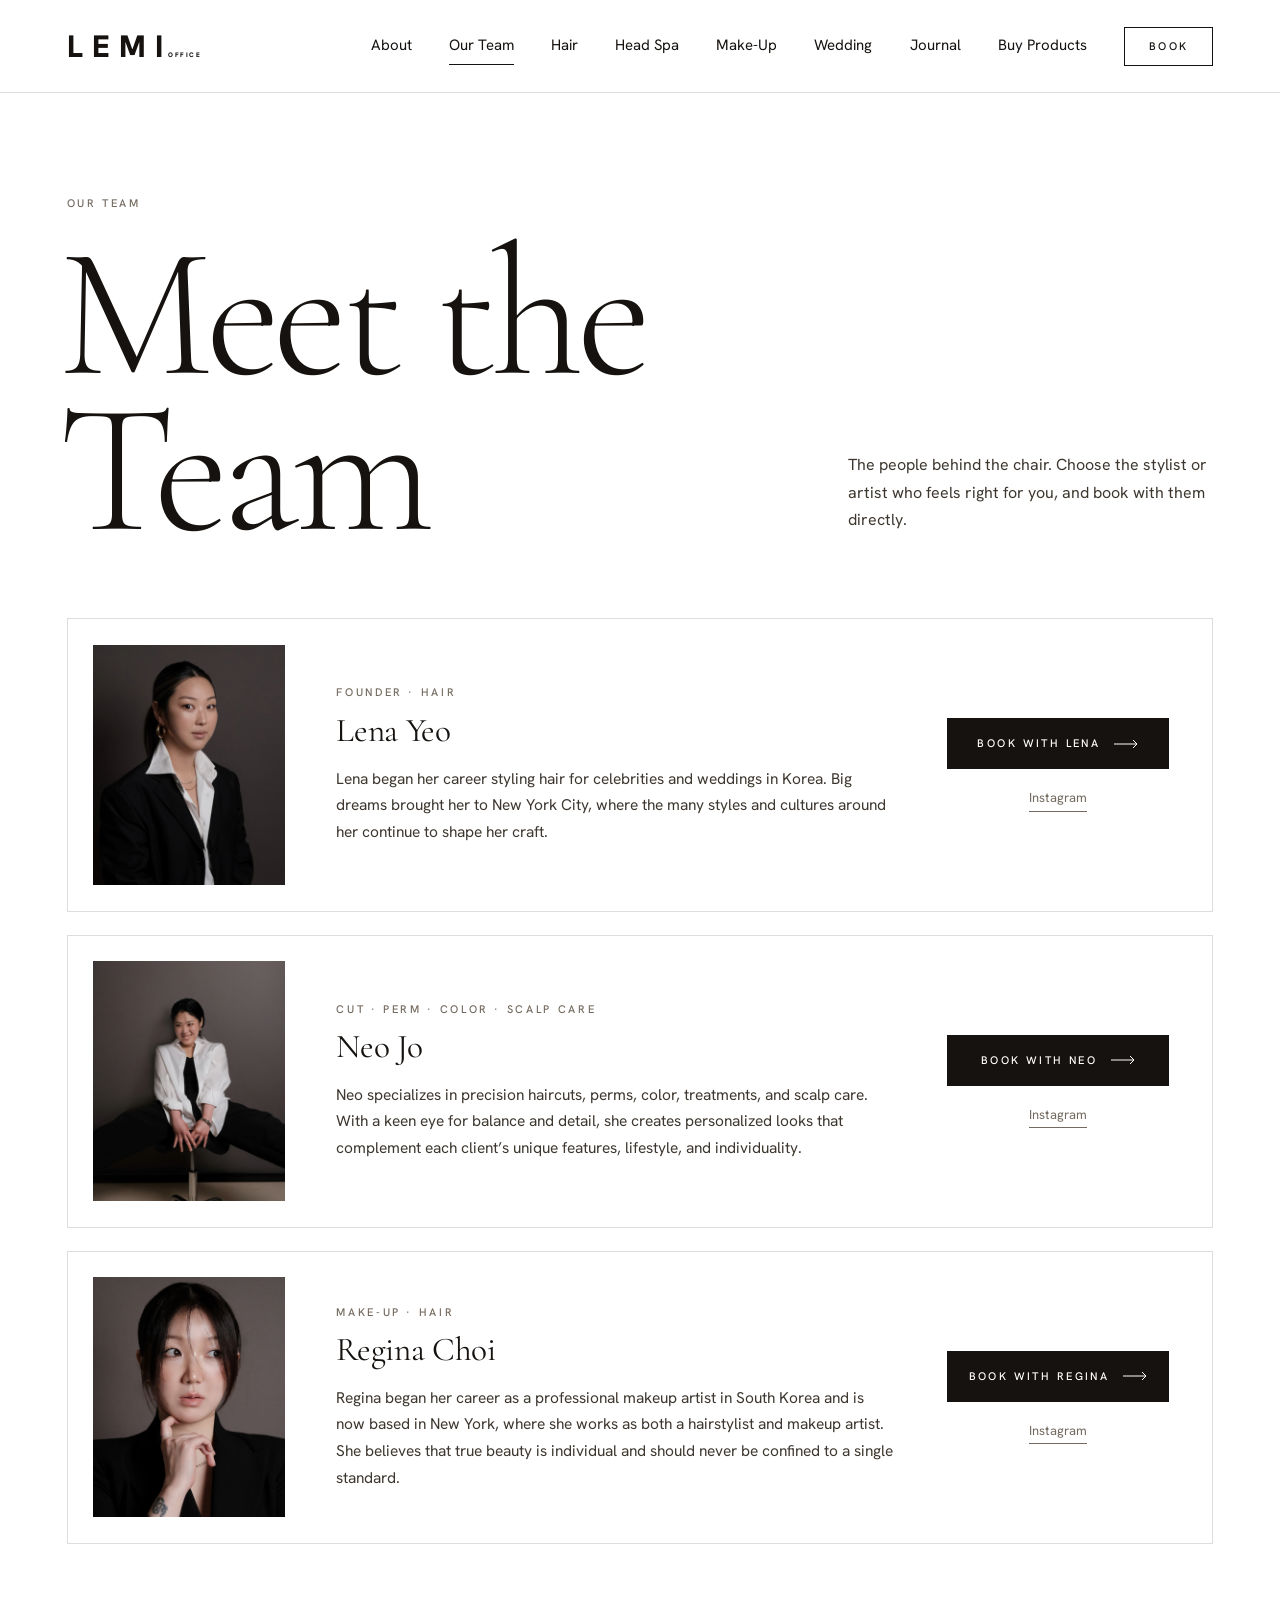
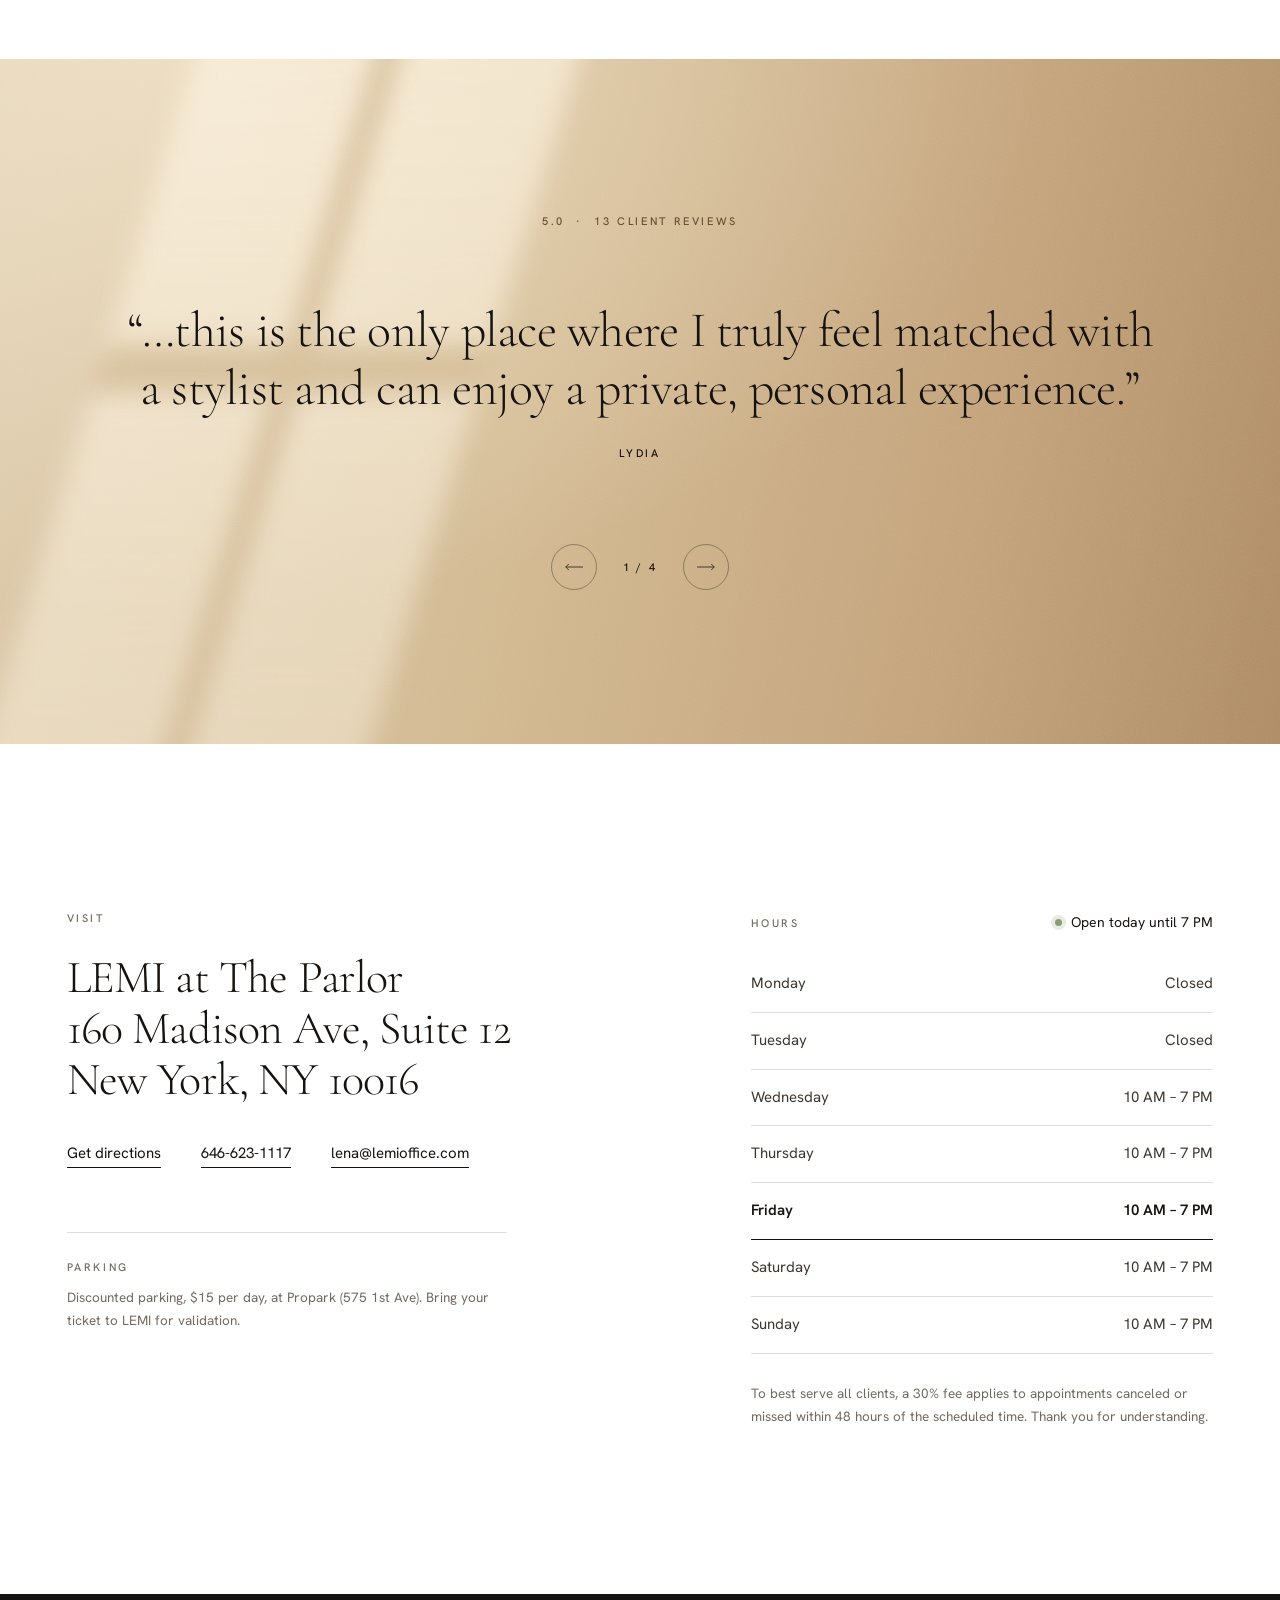
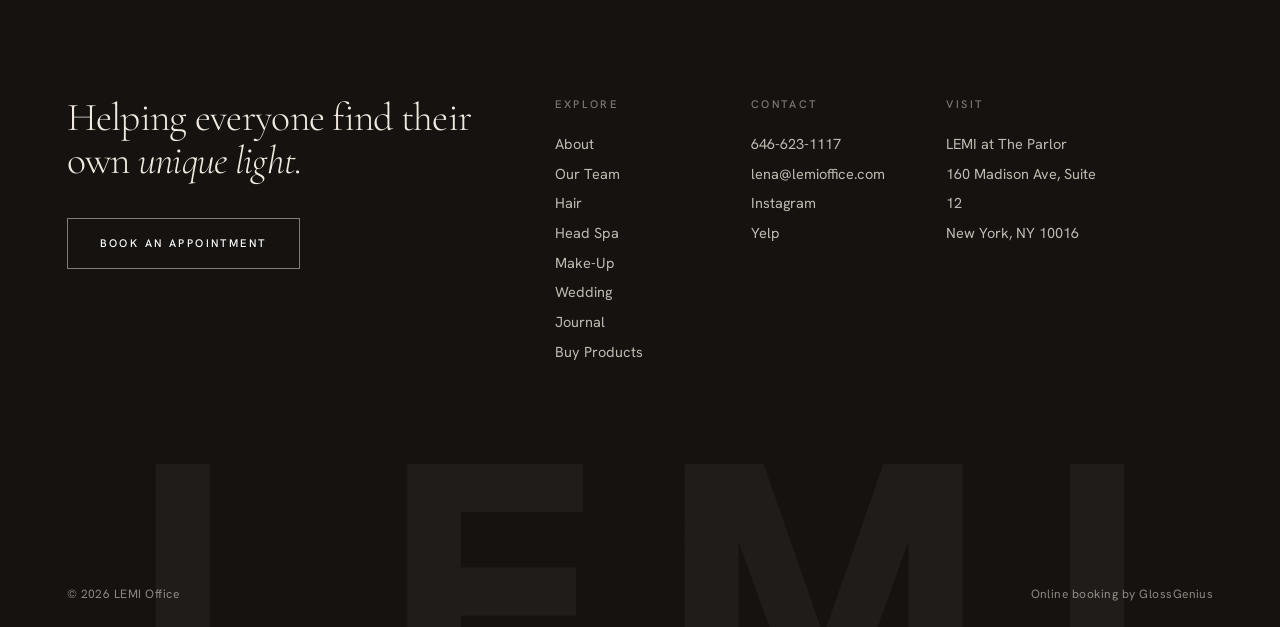
<file: team.html>
<!doctype html>
<html lang="en">
<head>
<meta charset="utf-8">
<meta name="viewport" content="width=device-width, initial-scale=1">
<title>Our Team | LEMI Office, New York</title>
<meta name="description" content="Meet Lena Yeo, Neo Jo and Regina Choi, the hair stylists and make-up artist of LEMI Office on Madison Avenue in New York.">
<link rel="canonical" href="https://www.lemioffice.com/team.html">
<meta name="theme-color" content="#ffffff">
<meta property="og:type" content="website">
<meta property="og:site_name" content="LEMI Office">
<meta property="og:title" content="Our Team | LEMI Office, New York">
<meta property="og:description" content="Meet Lena Yeo, Neo Jo and Regina Choi, the hair stylists and make-up artist of LEMI Office on Madison Avenue in New York.">
<meta property="og:image" content="https://www.lemioffice.com/assets/img/still-life.jpg">
<link rel="icon" href="data:image/svg+xml,%3Csvg xmlns='http://www.w3.org/2000/svg' viewBox='0 0 32 32'%3E%3Crect width='32' height='32' fill='%2315120f'/%3E%3Cpath d='M11 8h3.6v12.6H22V24H11z' fill='%23fff'/%3E%3C/svg%3E">
<link rel="preconnect" href="https://fonts.googleapis.com">
<link rel="preconnect" href="https://fonts.gstatic.com" crossorigin>
<link rel="stylesheet" href="https://fonts.googleapis.com/css2?family=Cormorant+Garamond:ital,wght@0,300;0,400;0,500;1,300;1,400&family=Hanken+Grotesk:wght@400;500;600;800&display=swap">
<link rel="stylesheet" href="assets/css/style.css?v=1791845061">
<script>document.documentElement.classList.add("js")</script>
<script type="application/ld+json">{"@context": "https://schema.org", "@type": "HairSalon", "name": "LEMI Office", "description": "A private boutique hair salon in New York, specializing in personalized cuts, color, and scalp-focused head spa treatments.", "url": "https://www.lemioffice.com", "telephone": "+16466231117", "email": "lena@lemioffice.com", "priceRange": "$$$", "image": "https://www.lemioffice.com/assets/img/still-life.jpg", "address": {"@type": "PostalAddress", "streetAddress": "The Parlor, 160 Madison Ave, Suite 12", "addressLocality": "New York", "addressRegion": "NY", "postalCode": "10016", "addressCountry": "US"}, "geo": {"@type": "GeoCoordinates", "latitude": 40.7471706, "longitude": -73.9838333}, "openingHoursSpecification": [{"@type": "OpeningHoursSpecification", "dayOfWeek": ["Wednesday", "Thursday", "Friday", "Saturday", "Sunday"], "opens": "10:00", "closes": "19:00"}], "sameAs": ["https://www.instagram.com/lemioffice", "https://yelp.to/-rt6zLqIka"], "potentialAction": {"@type": "ReserveAction", "target": "https://lemioffice.glossgenius.com/book"}}</script>
</head>
<body>
<a class="skip" href="#main">Skip to content</a>

<header class="hdr" data-hdr>
  <div class="wrap hdr__in">
    <a class="logo" href="index.html" aria-label="LEMI Office, home"><span class="logo__l">LEMI</span><span class="logo__o">OFFICE</span></a>
    <nav class="nav" aria-label="Primary">
      <a href="about.html">About</a><a href="team.html" aria-current="page">Our Team</a><a href="hair.html">Hair</a><a href="head-spa.html">Head Spa</a><a href="make-up.html">Make-Up</a><a href="wedding.html">Wedding</a><a href="journal.html">Journal</a><a class="nav__shop" href="https://shop.saloninteractive.com/store/Lemioffice/product_categories" target="_blank" rel="noopener">Buy Products</a>
      <a class="btn nav__book" href="https://lemioffice.glossgenius.com/book" target="_blank" rel="noopener">Book</a>
    </nav>
    <button class="burger" type="button" data-burger aria-label="Open menu" aria-expanded="false" aria-controls="mnav"><i></i><i></i></button>
  </div>
</header>

<div class="mnav" id="mnav">
  <nav class="mnav__links" aria-label="Mobile"><a href="about.html" style="--i:0">About</a><a href="team.html" aria-current="page" style="--i:1">Our Team</a><a href="hair.html" style="--i:2">Hair</a><a href="head-spa.html" style="--i:3">Head Spa</a><a href="make-up.html" style="--i:4">Make-Up</a><a href="wedding.html" style="--i:5">Wedding</a><a href="journal.html" style="--i:6">Journal</a><a href="https://shop.saloninteractive.com/store/Lemioffice/product_categories" target="_blank" rel="noopener" style="--i:7">Buy Products</a></nav>
  <div class="mnav__foot">
    <p class="small">160 Madison Ave, Suite 12, New York<br><a href="tel:+16466231117">646-623-1117</a> &nbsp;·&nbsp; <a href="https://www.instagram.com/lemioffice" target="_blank" rel="noopener">@lemioffice</a></p>
    <a class="btn btn--solid" href="https://lemioffice.glossgenius.com/book" target="_blank" rel="noopener">Book an appointment</a>
  </div>
</div>

<main id="main">


<section class="phead">
  <div class="wrap grid">
    <div class="phead__t">
      <p class="eyebrow" data-r>Our Team</p>
      <h1 class="display"><span class="ln"><span style="--i:0">Meet the</span></span><span class="ln"><span style="--i:1">Team</span></span></h1>
    </div>
    <div class="phead__d" data-r style="--d:3"><p>The people behind the chair. Choose the stylist or artist who feels right for you, and book with them directly.</p></div>
  </div>
</section>

<section class="crew">
  <div class="wrap">
<article class="crew__card" id="lena" data-r style="--d:0">
  <div class="crew__im team__im"><img src="assets/img/gg/4e3279e82054df577ae31bfffcddc752.jpeg" alt="Lena Yeo, Founder · Hair at LEMI Office" width="1000" height="1000" decoding="async"></div>
  <div class="crew__head"><p class="eyebrow">Founder · Hair</p><h2 class="h3">Lena Yeo</h2></div>
  <p class="copy crew__bio">Lena began her career styling hair for celebrities and weddings in Korea. Big dreams brought her to New York City, where the many styles and cultures around her continue to shape her craft.</p>
  <div class="crew__cta"><a class="btn btn--solid" href="https://lemioffice.glossgenius.com/services?team_member_token=10017-52b8649a-dbd1-44fa-ba8d-7106aab6d199" target="_blank" rel="noopener">Book with Lena<svg viewBox="0 0 24 10" aria-hidden="true"><path d="M0 5h23M19 1l4 4-4 4" fill="none" stroke="currentColor"/></svg></a><a class="tlink crew__ig" href="https://www.instagram.com/lemioffice" target="_blank" rel="noopener">Instagram</a></div>
</article>
<article class="crew__card" id="neo" data-r style="--d:1">
  <div class="crew__im team__im"><img src="assets/img/gg/2103f4d7a488f4bdf10ca0b9b787d2df.jpeg" alt="Neo Jo, Cut · Perm · Color · Scalp care at LEMI Office" width="1000" height="1000" loading=lazy decoding="async"></div>
  <div class="crew__head"><p class="eyebrow">Cut · Perm · Color · Scalp care</p><h2 class="h3">Neo Jo</h2></div>
  <p class="copy crew__bio">Neo specializes in precision haircuts, perms, color, treatments, and scalp care. With a keen eye for balance and detail, she creates personalized looks that complement each client’s unique features, lifestyle, and individuality.</p>
  <div class="crew__cta"><a class="btn btn--solid" href="https://lemioffice.glossgenius.com/services?team_member_token=10017-ce4b157c-9687-47e1-9c0d-58206b19642e" target="_blank" rel="noopener">Book with Neo<svg viewBox="0 0 24 10" aria-hidden="true"><path d="M0 5h23M19 1l4 4-4 4" fill="none" stroke="currentColor"/></svg></a><a class="tlink crew__ig" href="https://www.instagram.com/hair_god_neo" target="_blank" rel="noopener">Instagram</a></div>
</article>
<article class="crew__card" id="regina" data-r style="--d:2">
  <div class="crew__im team__im"><img src="assets/img/gg/da70eccdcf3fe02628f91da3991f2b8d.jpeg" alt="Regina Choi, Make-Up · Hair at LEMI Office" width="1000" height="1000" loading=lazy decoding="async"></div>
  <div class="crew__head"><p class="eyebrow">Make-Up · Hair</p><h2 class="h3">Regina Choi</h2></div>
  <p class="copy crew__bio">Regina began her career as a professional makeup artist in South Korea and is now based in New York, where she works as both a hairstylist and makeup artist. She believes that true beauty is individual and should never be confined to a single standard.</p>
  <div class="crew__cta"><a class="btn btn--solid" href="https://lemioffice.glossgenius.com/services?team_member_token=10017-25677bd3-123b-408d-a93d-d24d98822b51" target="_blank" rel="noopener">Book with Regina<svg viewBox="0 0 24 10" aria-hidden="true"><path d="M0 5h23M19 1l4 4-4 4" fill="none" stroke="currentColor"/></svg></a><a class="tlink crew__ig" href="https://www.instagram.com/reginaxny" target="_blank" rel="noopener">Instagram</a></div>
</article>
  </div>
</section>

<section class="voices light" data-voices aria-label="Client reviews">
  <div class="wrap">
    <p class="eyebrow" data-r>5.0 &nbsp;·&nbsp; 13 client reviews</p>
    <div class="voices__stage" data-r style="--d:1"><blockquote class=is-on><p>“…this is the only place where I truly feel matched with a stylist and can enjoy a private, personal experience.”</p><cite>Lydia</cite></blockquote><blockquote><p>“I have been to her for 4 years now and travel from Philadelphia every time.”</p><cite>David</cite></blockquote><blockquote><p>“Lena has a great eye and strong technical instincts … The result feels healthy, natural, and flattering for my face shape.”</p><cite>Former Serial Salon Hopper</cite></blockquote><blockquote><p>“I love my haircut and I will be scheduling my future cuts with her.”</p><cite>Savanna F</cite></blockquote></div>
    <div class="voices__ctl">
      <button class="prev" type="button" aria-label="Previous review"><svg viewBox="0 0 24 10" aria-hidden="true"><path d="M0 5h23M19 1l4 4-4 4" fill="none" stroke="currentColor"/></svg></button>
      <span data-count>1 / 4</span>
      <button class="next" type="button" aria-label="Next review"><svg viewBox="0 0 24 10" aria-hidden="true"><path d="M0 5h23M19 1l4 4-4 4" fill="none" stroke="currentColor"/></svg></button>
    </div>
  </div>
</section>

<section class="sec visit" id="visit">
  <div class="wrap grid">
    <div class="visit__l" data-r>
      <p class="eyebrow">Visit</p>
      <address class="h2 visit__addr" style="font-style:normal">LEMI at The Parlor<br>160 Madison Ave, Suite 12<br>New York, NY 10016</address>
      <div class="visit__links">
        <a class="tlink" href="https://www.google.com/maps/search/?api=1&query=The+Parlor+160+Madison+Ave+New+York+NY+10016" target="_blank" rel="noopener">Get directions</a>
        <a class="tlink" href="tel:+16466231117">646-623-1117</a>
        <a class="tlink" href="mailto:lena@lemioffice.com">lena@lemioffice.com</a>
      </div>
      <div class="visit__note">
        <p class="eyebrow">Parking</p>
        <p class="small">Discounted parking, $15 per day, at Propark (575 1st Ave). Bring your ticket to LEMI for validation.</p>
      </div>
    </div>
    <div class="visit__r" data-r style="--d:2">
      <div class="visit__status"><span class="eyebrow">Hours</span><span data-status>Open Wednesday to Sunday</span></div>
      <table class="hours"><caption class="sr">Opening hours</caption><tbody><tr data-day="1"><th scope="row">Monday</th><td>Closed</td></tr><tr data-day="2"><th scope="row">Tuesday</th><td>Closed</td></tr><tr data-day="3"><th scope="row">Wednesday</th><td>10 AM – 7 PM</td></tr><tr data-day="4"><th scope="row">Thursday</th><td>10 AM – 7 PM</td></tr><tr data-day="5"><th scope="row">Friday</th><td>10 AM – 7 PM</td></tr><tr data-day="6"><th scope="row">Saturday</th><td>10 AM – 7 PM</td></tr><tr data-day="0"><th scope="row">Sunday</th><td>10 AM – 7 PM</td></tr></tbody></table>
      <p class="small visit__policy">To best serve all clients, a 30% fee applies to appointments canceled or missed within 48 hours of the scheduled time. Thank you for understanding.</p>
    </div>
  </div>
</section>

</main>

<footer class="ftr">
  <div class="wrap grid ftr__top">
    <div class="ftr__lede">
      <p>Helping everyone find their own <em>unique light.</em></p>
      <a class="btn btn--light" href="https://lemioffice.glossgenius.com/book" target="_blank" rel="noopener">Book an appointment</a>
    </div>
    <div class="ftr__col">
      <p class="eyebrow">Explore</p>
      <a href="about.html">About</a><br><a href="team.html">Our Team</a><br><a href="hair.html">Hair</a><br><a href="head-spa.html">Head Spa</a><br><a href="make-up.html">Make-Up</a><br><a href="wedding.html">Wedding</a><br><a href="journal.html">Journal</a><br><a href="https://shop.saloninteractive.com/store/Lemioffice/product_categories" target="_blank" rel="noopener">Buy Products</a><br>
    </div>
    <div class="ftr__col">
      <p class="eyebrow">Contact</p>
      <a href="tel:+16466231117">646-623-1117</a><br>
      <a href="mailto:lena@lemioffice.com">lena@lemioffice.com</a><br>
      <a href="https://www.instagram.com/lemioffice" target="_blank" rel="noopener">Instagram</a><br>
      <a href="https://yelp.to/-rt6zLqIka" target="_blank" rel="noopener">Yelp</a>
    </div>
    <div class="ftr__col">
      <p class="eyebrow">Visit</p>
      <a href="https://www.google.com/maps/search/?api=1&query=The+Parlor+160+Madison+Ave+New+York+NY+10016" target="_blank" rel="noopener">LEMI at The Parlor<br>160 Madison Ave, Suite 12<br>New York, NY 10016</a>
    </div>
  </div>
  <div class="ftr__mark" aria-hidden="true">LEMI</div>
  <div class="ftr__base"><div class="wrap"><span>© 2026 LEMI Office</span><span>Online booking by GlossGenius</span></div></div>
</footer>

<a class="fab" data-fab href="https://lemioffice.glossgenius.com/book" target="_blank" rel="noopener">Book an appointment<svg viewBox="0 0 24 10" aria-hidden="true"><path d="M0 5h23M19 1l4 4-4 4" fill="none" stroke="currentColor"/></svg></a>
<script src="assets/js/main.js?v=1791845061" defer></script>
</body>
</html>
</file>
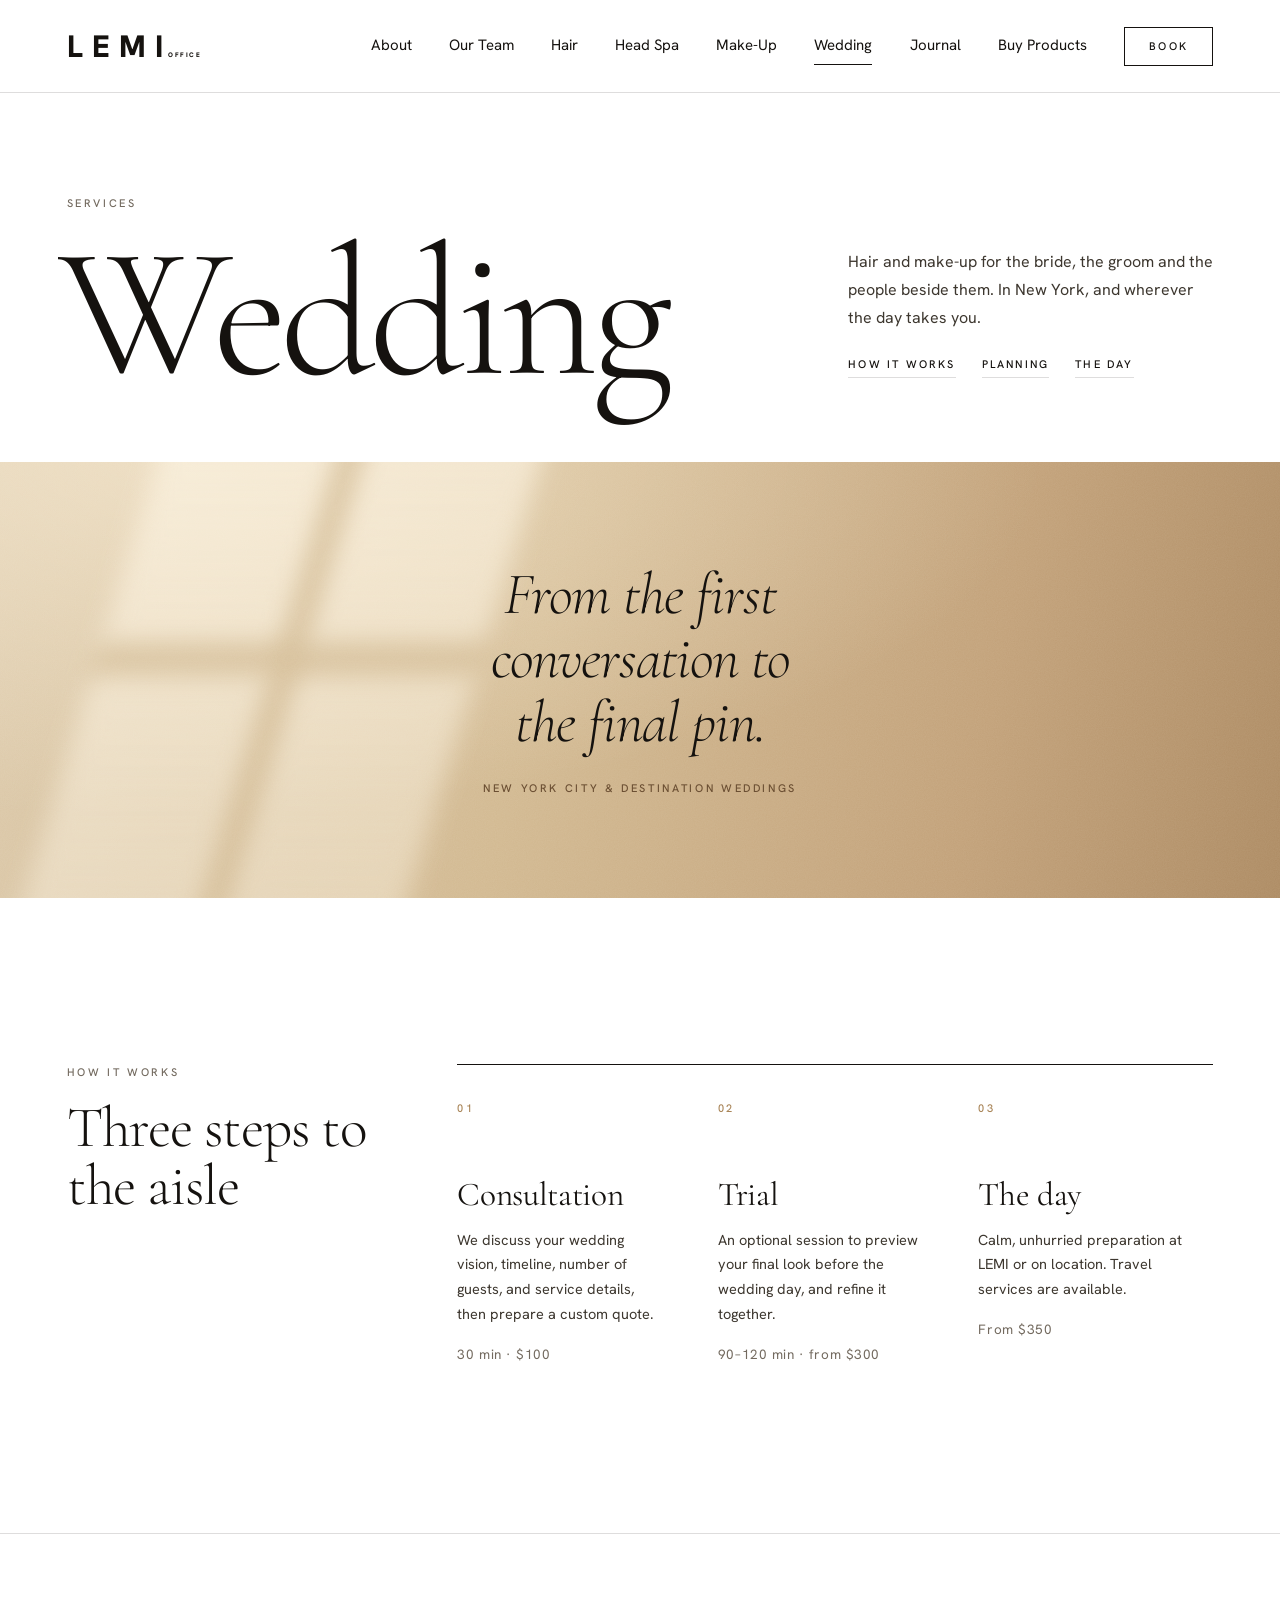
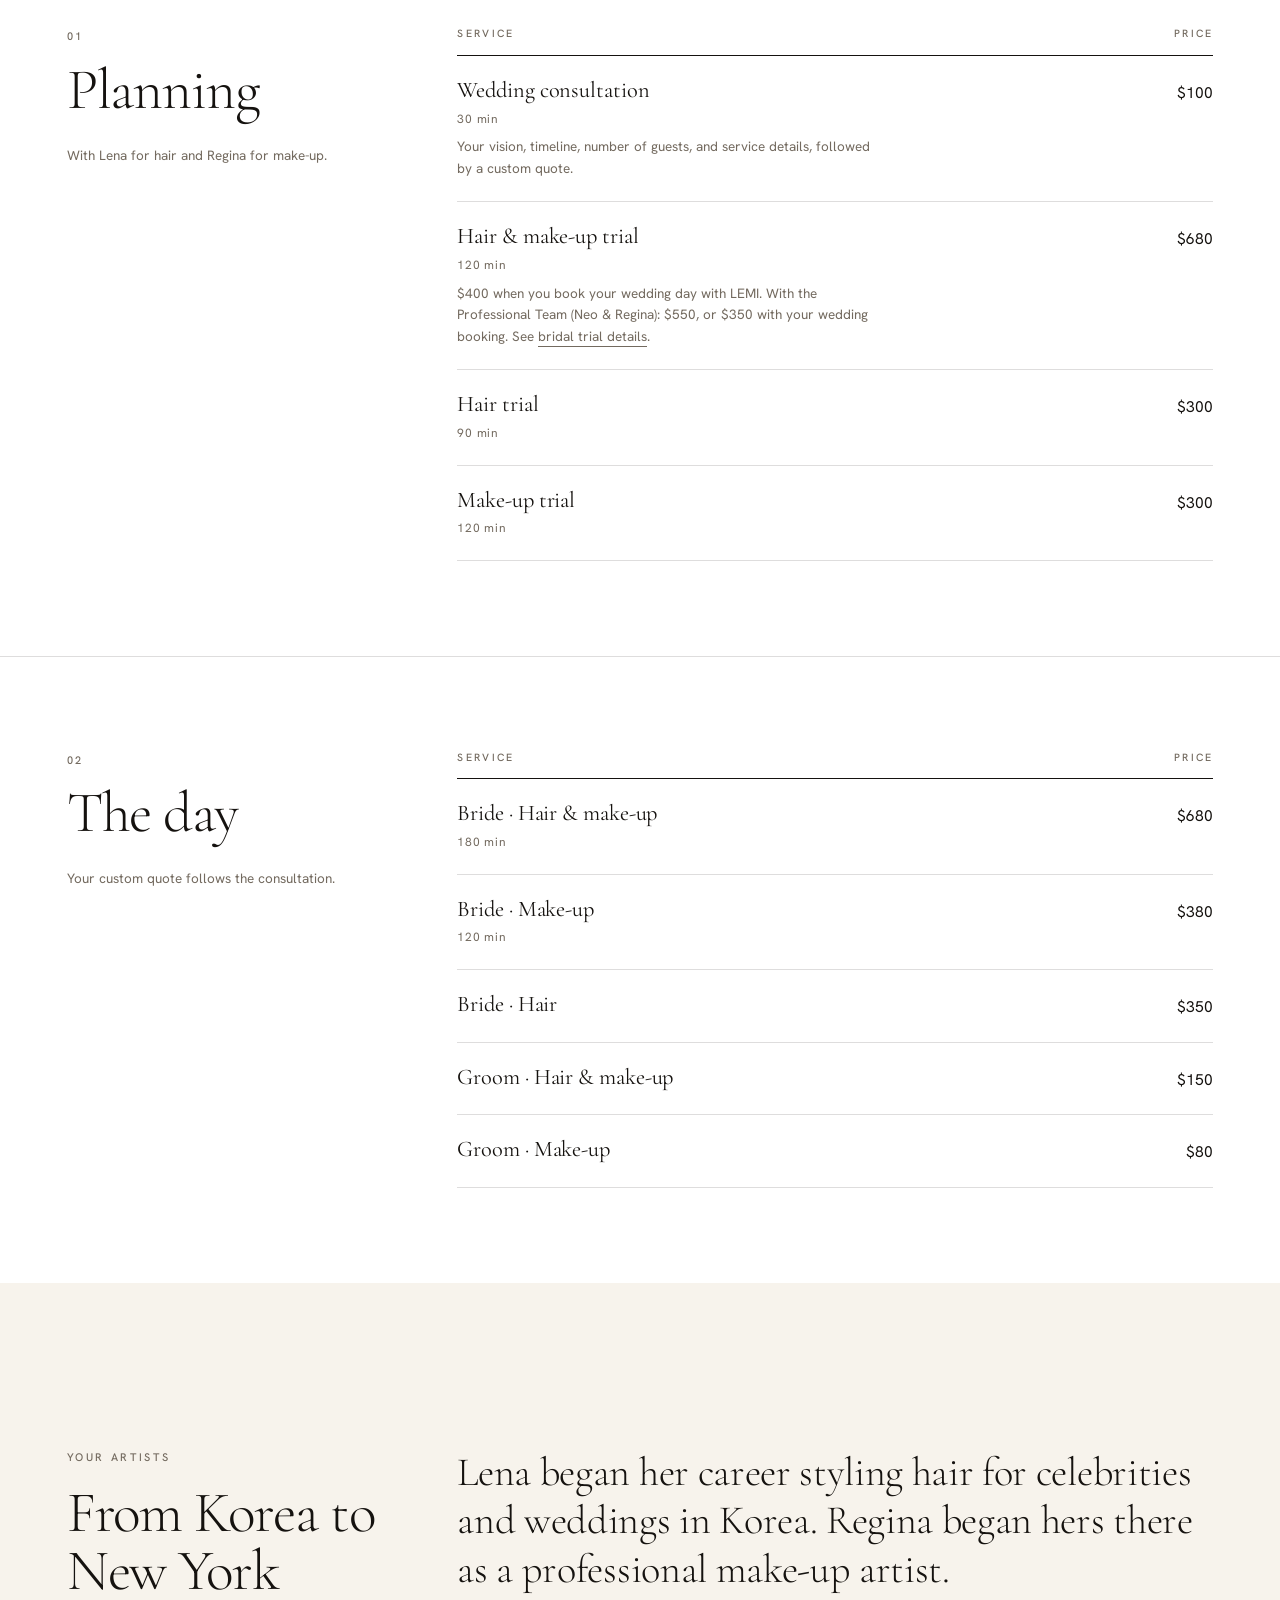
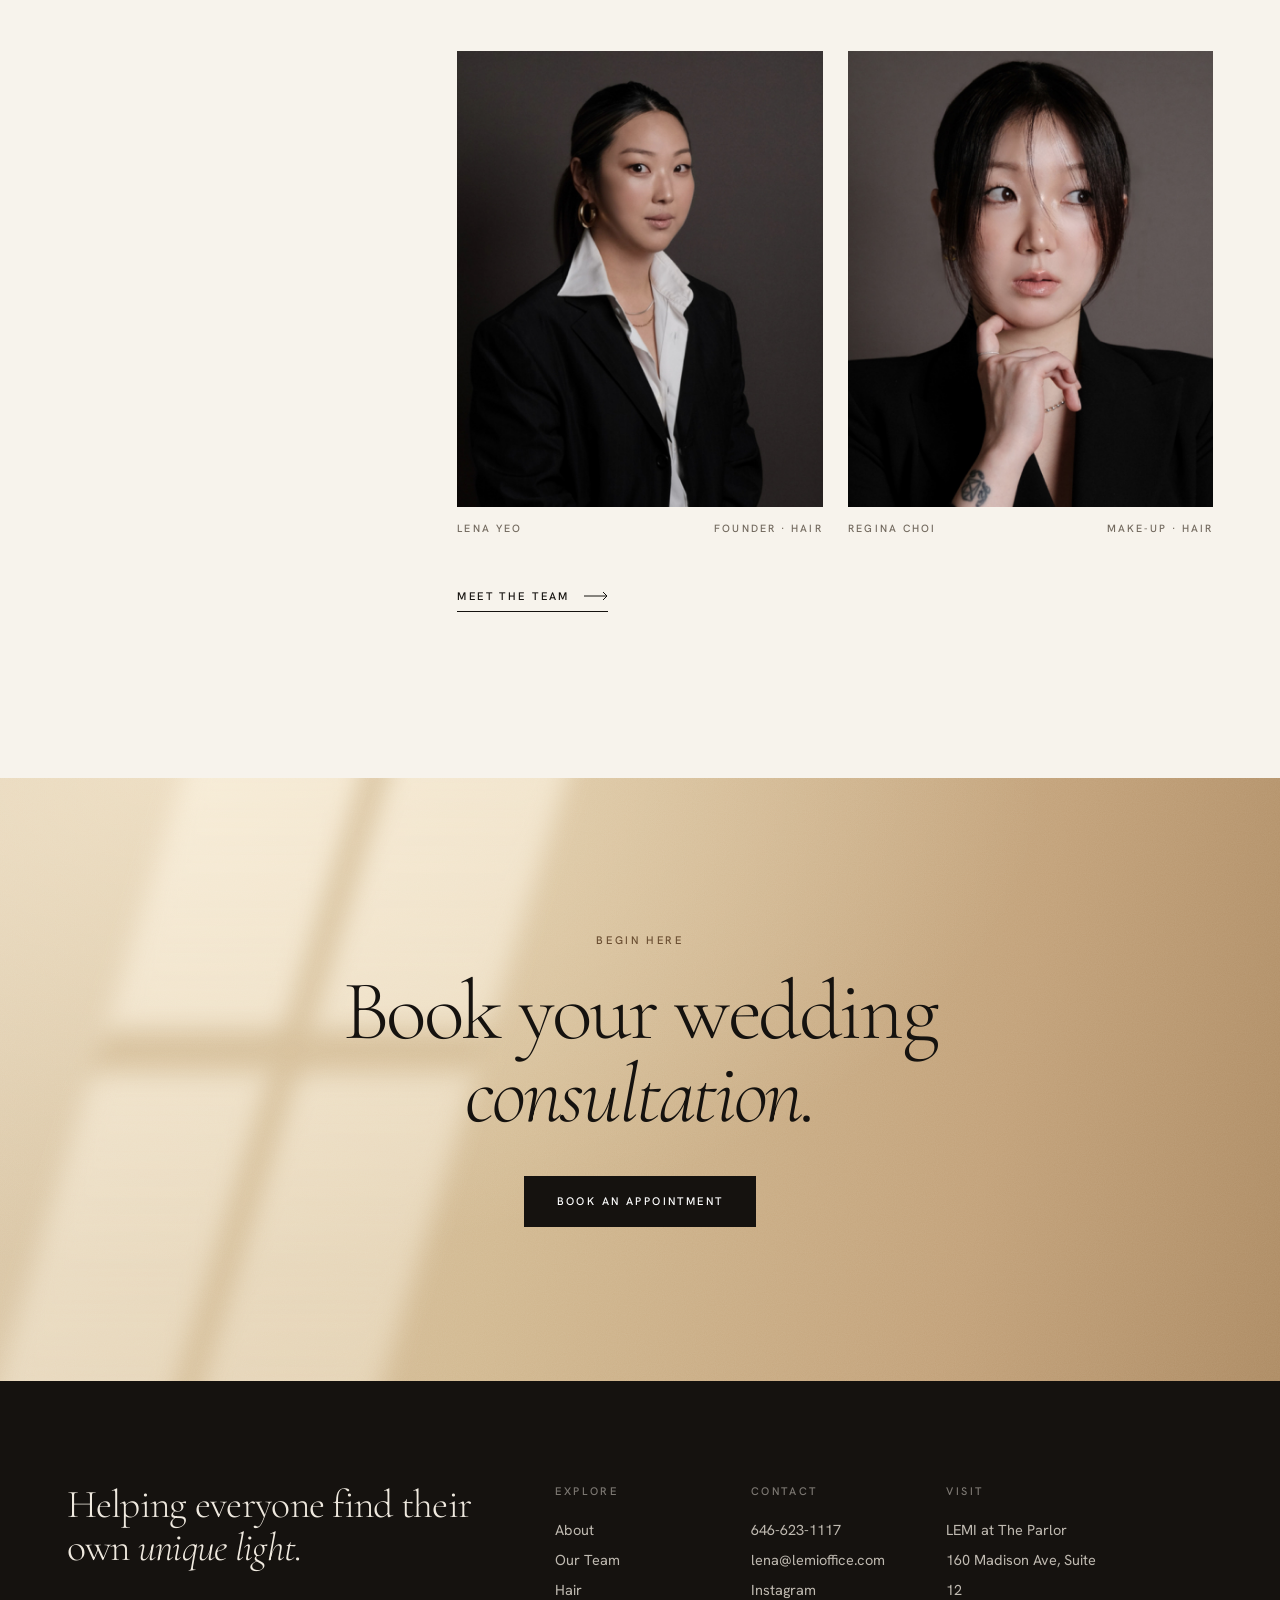
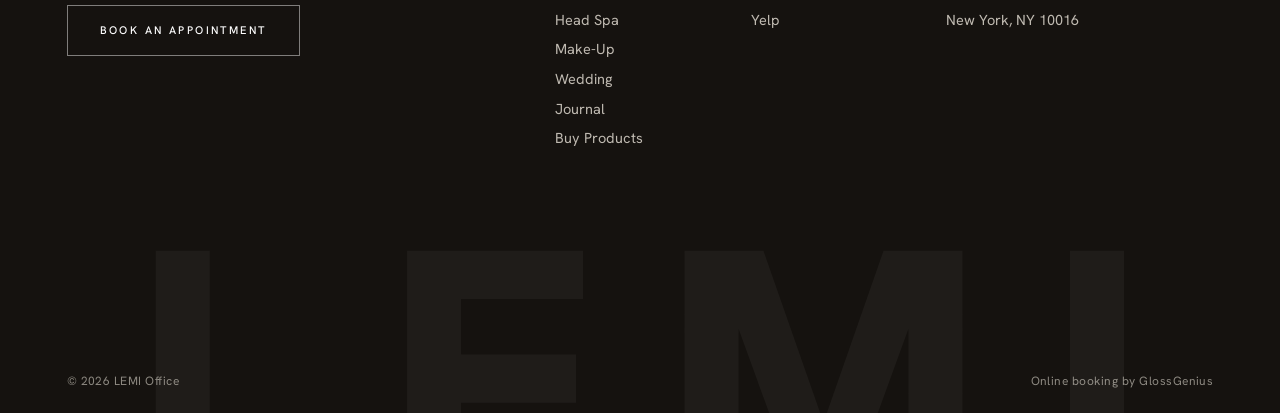
<file: wedding.html>
<!doctype html>
<html lang="en">
<head>
<meta charset="utf-8">
<meta name="viewport" content="width=device-width, initial-scale=1">
<title>Wedding Hair &amp; Make-Up | LEMI Office, New York</title>
<meta name="description" content="Bridal hair and make-up by LEMI Office: consultation, trial and ceremony services in New York City and at destination weddings.">
<link rel="canonical" href="https://www.lemioffice.com/wedding.html">
<meta name="theme-color" content="#ffffff">
<meta property="og:type" content="website">
<meta property="og:site_name" content="LEMI Office">
<meta property="og:title" content="Wedding Hair &amp; Make-Up | LEMI Office, New York">
<meta property="og:description" content="Bridal hair and make-up by LEMI Office: consultation, trial and ceremony services in New York City and at destination weddings.">
<meta property="og:image" content="https://www.lemioffice.com/assets/img/still-life.jpg">
<link rel="icon" href="data:image/svg+xml,%3Csvg xmlns='http://www.w3.org/2000/svg' viewBox='0 0 32 32'%3E%3Crect width='32' height='32' fill='%2315120f'/%3E%3Cpath d='M11 8h3.6v12.6H22V24H11z' fill='%23fff'/%3E%3C/svg%3E">
<link rel="preconnect" href="https://fonts.googleapis.com">
<link rel="preconnect" href="https://fonts.gstatic.com" crossorigin>
<link rel="stylesheet" href="https://fonts.googleapis.com/css2?family=Cormorant+Garamond:ital,wght@0,300;0,400;0,500;1,300;1,400&family=Hanken+Grotesk:wght@400;500;600;800&display=swap">
<link rel="stylesheet" href="assets/css/style.css?v=1791845061">
<script>document.documentElement.classList.add("js")</script>
<script type="application/ld+json">{"@context": "https://schema.org", "@type": "HairSalon", "name": "LEMI Office", "description": "A private boutique hair salon in New York, specializing in personalized cuts, color, and scalp-focused head spa treatments.", "url": "https://www.lemioffice.com", "telephone": "+16466231117", "email": "lena@lemioffice.com", "priceRange": "$$$", "image": "https://www.lemioffice.com/assets/img/still-life.jpg", "address": {"@type": "PostalAddress", "streetAddress": "The Parlor, 160 Madison Ave, Suite 12", "addressLocality": "New York", "addressRegion": "NY", "postalCode": "10016", "addressCountry": "US"}, "geo": {"@type": "GeoCoordinates", "latitude": 40.7471706, "longitude": -73.9838333}, "openingHoursSpecification": [{"@type": "OpeningHoursSpecification", "dayOfWeek": ["Wednesday", "Thursday", "Friday", "Saturday", "Sunday"], "opens": "10:00", "closes": "19:00"}], "sameAs": ["https://www.instagram.com/lemioffice", "https://yelp.to/-rt6zLqIka"], "potentialAction": {"@type": "ReserveAction", "target": "https://lemioffice.glossgenius.com/book"}}</script>
</head>
<body>
<a class="skip" href="#main">Skip to content</a>

<header class="hdr" data-hdr>
  <div class="wrap hdr__in">
    <a class="logo" href="index.html" aria-label="LEMI Office, home"><span class="logo__l">LEMI</span><span class="logo__o">OFFICE</span></a>
    <nav class="nav" aria-label="Primary">
      <a href="about.html">About</a><a href="team.html">Our Team</a><a href="hair.html">Hair</a><a href="head-spa.html">Head Spa</a><a href="make-up.html">Make-Up</a><a href="wedding.html" aria-current="page">Wedding</a><a href="journal.html">Journal</a><a class="nav__shop" href="https://shop.saloninteractive.com/store/Lemioffice/product_categories" target="_blank" rel="noopener">Buy Products</a>
      <a class="btn nav__book" href="https://lemioffice.glossgenius.com/book" target="_blank" rel="noopener">Book</a>
    </nav>
    <button class="burger" type="button" data-burger aria-label="Open menu" aria-expanded="false" aria-controls="mnav"><i></i><i></i></button>
  </div>
</header>

<div class="mnav" id="mnav">
  <nav class="mnav__links" aria-label="Mobile"><a href="about.html" style="--i:0">About</a><a href="team.html" style="--i:1">Our Team</a><a href="hair.html" style="--i:2">Hair</a><a href="head-spa.html" style="--i:3">Head Spa</a><a href="make-up.html" style="--i:4">Make-Up</a><a href="wedding.html" aria-current="page" style="--i:5">Wedding</a><a href="journal.html" style="--i:6">Journal</a><a href="https://shop.saloninteractive.com/store/Lemioffice/product_categories" target="_blank" rel="noopener" style="--i:7">Buy Products</a></nav>
  <div class="mnav__foot">
    <p class="small">160 Madison Ave, Suite 12, New York<br><a href="tel:+16466231117">646-623-1117</a> &nbsp;·&nbsp; <a href="https://www.instagram.com/lemioffice" target="_blank" rel="noopener">@lemioffice</a></p>
    <a class="btn btn--solid" href="https://lemioffice.glossgenius.com/book" target="_blank" rel="noopener">Book an appointment</a>
  </div>
</div>

<main id="main">


<section class="phead">
  <div class="wrap grid">
    <div class="phead__t">
      <p class="eyebrow" data-r>Services</p>
      <h1 class="display"><span class="ln"><span style="--i:0">Wedding</span></span></h1>
    </div>
    <div class="phead__d" data-r style="--d:3"><p>Hair and make-up for the bride, the groom and the people beside them. In New York, and wherever the day takes you.</p><nav class="anchors" aria-label="On this page"><a href="#process">How it works</a><a href="#planning">Planning</a><a href="#day">The day</a></nav></div>
  </div>
</section>
<section class="band band--light light">
  <div><p data-r>From the first conversation to the final pin.</p>
  <p class="eyebrow" data-r style="--d:1">New York City &amp; destination weddings</p></div>
</section>

<section class="sec" id="process">
  <div class="wrap grid">
    <div class="split__l" data-r><p class="eyebrow">How it works</p><h2 class="h2">Three steps to the aisle</h2></div>
    <div class="split__r">
      <ol class="steps">
        <li data-r><span class="steps__n">01</span><h3 class="h3">Consultation</h3><p>We discuss your wedding vision, timeline, number of guests, and service details, then prepare a custom quote.</p><p class="small">30 min · $100</p></li>
        <li data-r style="--d:1"><span class="steps__n">02</span><h3 class="h3">Trial</h3><p>An optional session to preview your final look before the wedding day, and refine it together.</p><p class="small">90–120 min · from $300</p></li>
        <li data-r style="--d:2"><span class="steps__n">03</span><h3 class="h3">The day</h3><p>Calm, unhurried preparation at LEMI or on location. Travel services are available.</p><p class="small">From $350</p></li>
      </ol>
    </div>
  </div>
</section>


<section class="menu" id="planning">
  <div class="wrap grid">
    <div class="menu__l"><div class="menu__stick" data-r>
      <p class="eyebrow">01</p>
      <h2 class="h2">Planning</h2>
      <p class="small menu__note">With Lena for hair and Regina for make-up.</p>
    </div></div>
    <div class="menu__r" data-r style="--d:1"><table class="plist"><thead><tr><th scope="col">Service</th><th scope="col">Price</th></tr></thead><tbody><tr><th scope="row"><span class="plist__n">Wedding consultation</span><span class="plist__m">30 min</span><span class="plist__x">Your vision, timeline, number of guests, and service details, followed by a custom quote.</span></th><td>$100</td></tr><tr><th scope="row"><span class="plist__n">Hair &amp; make-up trial</span><span class="plist__m">120 min</span><span class="plist__x">$400 when you book your wedding day with LEMI. With the Professional Team (Neo &amp; Regina): $550, or $350 with your wedding booking. See <a class='tlink' href='make-up.html#bridal-trial'>bridal trial details</a>.</span></th><td>$680</td></tr><tr><th scope="row"><span class="plist__n">Hair trial</span><span class="plist__m">90 min</span></th><td>$300</td></tr><tr><th scope="row"><span class="plist__n">Make-up trial</span><span class="plist__m">120 min</span></th><td>$300</td></tr></tbody></table></div>
  </div>
</section>

<section class="menu" id="day">
  <div class="wrap grid">
    <div class="menu__l"><div class="menu__stick" data-r>
      <p class="eyebrow">02</p>
      <h2 class="h2">The day</h2>
      <p class="small menu__note">Your custom quote follows the consultation.</p>
    </div></div>
    <div class="menu__r" data-r style="--d:1"><table class="plist"><thead><tr><th scope="col">Service</th><th scope="col">Price</th></tr></thead><tbody><tr><th scope="row"><span class="plist__n">Bride · Hair &amp; make-up</span><span class="plist__m">180 min</span></th><td>$680</td></tr><tr><th scope="row"><span class="plist__n">Bride · Make-up</span><span class="plist__m">120 min</span></th><td>$380</td></tr><tr><th scope="row"><span class="plist__n">Bride · Hair</span></th><td>$350</td></tr><tr><th scope="row"><span class="plist__n">Groom · Hair &amp; make-up</span></th><td>$150</td></tr><tr><th scope="row"><span class="plist__n">Groom · Make-up</span></th><td>$80</td></tr></tbody></table></div>
  </div>
</section>

<section class="sec sec--ivory">
  <div class="wrap grid">
    <div class="split__l" data-r><p class="eyebrow">Your artists</p><h2 class="h2">From Korea to New York</h2></div>
    <div class="split__r" data-r style="--d:1">
      <p class="lead" style="max-width:24em">Lena began her career styling hair for celebrities and weddings in Korea. Regina began hers there as a professional make-up artist.</p>
      <div class="duo"><figure data-r style="--d:0"><div class="team__im"><img src="assets/img/gg/4e3279e82054df577ae31bfffcddc752.jpeg" alt="Lena Yeo of LEMI Office" width="1000" height="1000" loading=lazy decoding="async"></div><figcaption class="cap"><span>Lena Yeo</span><span>Founder · Hair</span></figcaption></figure><figure data-r style="--d:1"><div class="team__im"><img src="assets/img/gg/da70eccdcf3fe02628f91da3991f2b8d.jpeg" alt="Regina Choi of LEMI Office" width="1000" height="1000" loading=lazy decoding="async"></div><figcaption class="cap"><span>Regina Choi</span><span>Make-Up · Hair</span></figcaption></figure></div>
      <div style="margin-top:44px"><a class="more" href="team.html" >Meet the team<svg viewBox="0 0 24 10" aria-hidden="true"><path d="M0 5h23M19 1l4 4-4 4" fill="none" stroke="currentColor"/></svg></a></div>
    </div>
  </div>
</section>


<section class="cta light">
  <div class="wrap">
    <p class="eyebrow" data-r>Begin here</p>
    <h2 class="h2" data-r style="--d:1">Book your wedding <em>consultation.</em></h2>
    <div data-r style="--d:2"><a class="btn btn--solid" href="https://lemioffice.glossgenius.com/book" target="_blank" rel="noopener">Book an appointment</a></div>
  </div>
</section>

</main>

<footer class="ftr">
  <div class="wrap grid ftr__top">
    <div class="ftr__lede">
      <p>Helping everyone find their own <em>unique light.</em></p>
      <a class="btn btn--light" href="https://lemioffice.glossgenius.com/book" target="_blank" rel="noopener">Book an appointment</a>
    </div>
    <div class="ftr__col">
      <p class="eyebrow">Explore</p>
      <a href="about.html">About</a><br><a href="team.html">Our Team</a><br><a href="hair.html">Hair</a><br><a href="head-spa.html">Head Spa</a><br><a href="make-up.html">Make-Up</a><br><a href="wedding.html">Wedding</a><br><a href="journal.html">Journal</a><br><a href="https://shop.saloninteractive.com/store/Lemioffice/product_categories" target="_blank" rel="noopener">Buy Products</a><br>
    </div>
    <div class="ftr__col">
      <p class="eyebrow">Contact</p>
      <a href="tel:+16466231117">646-623-1117</a><br>
      <a href="mailto:lena@lemioffice.com">lena@lemioffice.com</a><br>
      <a href="https://www.instagram.com/lemioffice" target="_blank" rel="noopener">Instagram</a><br>
      <a href="https://yelp.to/-rt6zLqIka" target="_blank" rel="noopener">Yelp</a>
    </div>
    <div class="ftr__col">
      <p class="eyebrow">Visit</p>
      <a href="https://www.google.com/maps/search/?api=1&query=The+Parlor+160+Madison+Ave+New+York+NY+10016" target="_blank" rel="noopener">LEMI at The Parlor<br>160 Madison Ave, Suite 12<br>New York, NY 10016</a>
    </div>
  </div>
  <div class="ftr__mark" aria-hidden="true">LEMI</div>
  <div class="ftr__base"><div class="wrap"><span>© 2026 LEMI Office</span><span>Online booking by GlossGenius</span></div></div>
</footer>

<a class="fab" data-fab href="https://lemioffice.glossgenius.com/book" target="_blank" rel="noopener">Book an appointment<svg viewBox="0 0 24 10" aria-hidden="true"><path d="M0 5h23M19 1l4 4-4 4" fill="none" stroke="currentColor"/></svg></a>
<script src="assets/js/main.js?v=1791845061" defer></script>
</body>
</html>
</file>
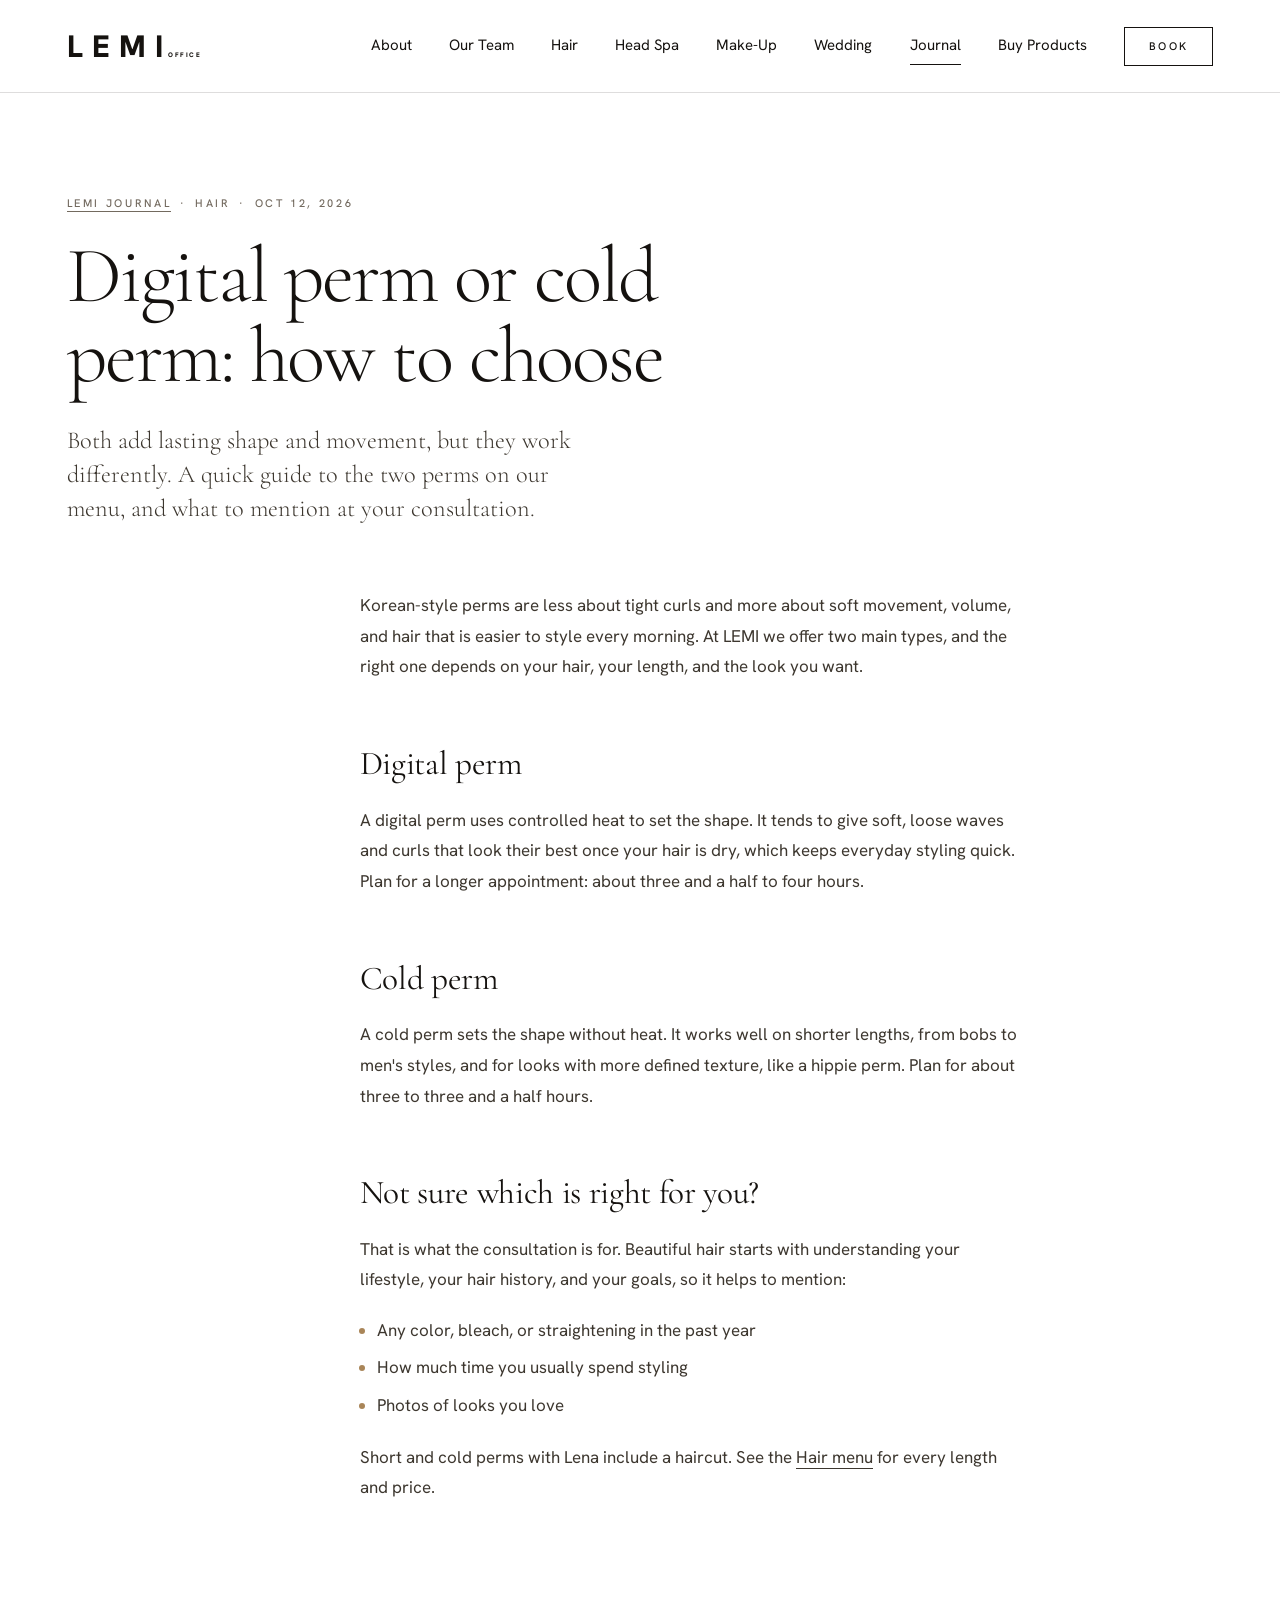
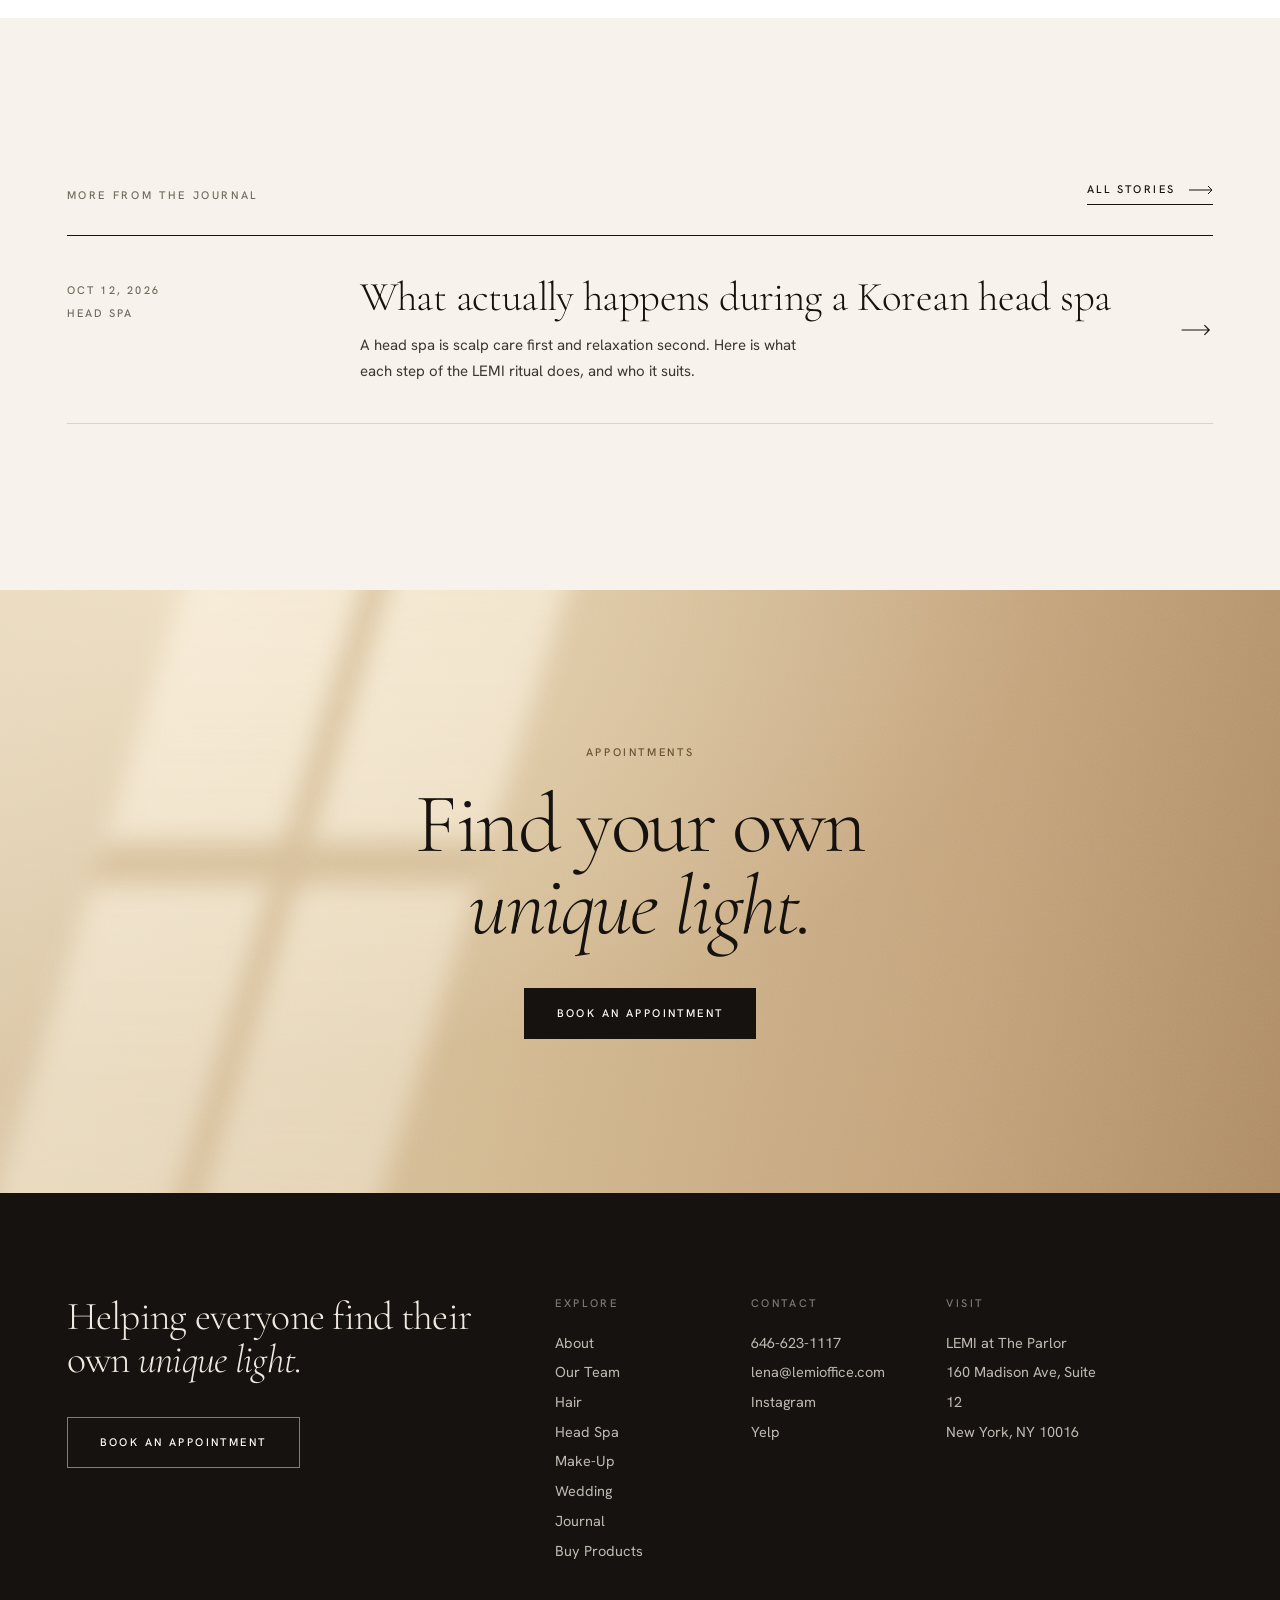
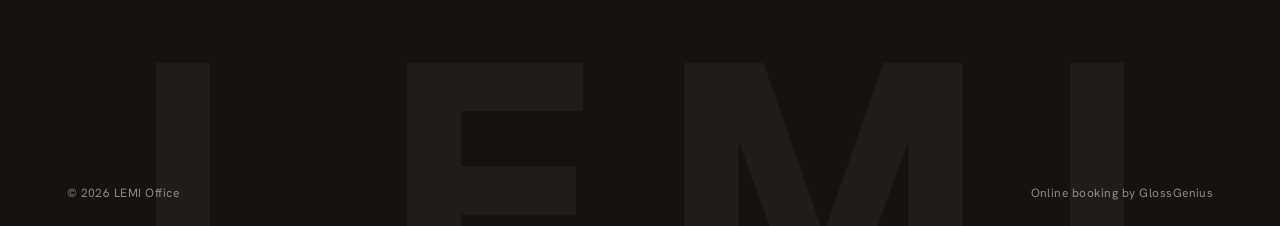
<file: journal/2026-10-12-digital-perm-or-cold-perm.html>
<!doctype html>
<html lang="en">
<head>
<meta charset="utf-8">
<meta name="viewport" content="width=device-width, initial-scale=1">
<title>Digital perm or cold perm: how to choose | Lemi Journal</title>
<meta name="description" content="Both add lasting shape and movement, but they work differently. A quick guide to the two perms on our menu, and what to mention at your consultation.">
<link rel="canonical" href="https://www.lemioffice.com/journal/2026-10-12-digital-perm-or-cold-perm.html">
<meta name="theme-color" content="#ffffff">
<meta property="og:type" content="article">
<meta property="og:site_name" content="LEMI Office">
<meta property="og:title" content="Digital perm or cold perm: how to choose | Lemi Journal">
<meta property="og:description" content="Both add lasting shape and movement, but they work differently. A quick guide to the two perms on our menu, and what to mention at your consultation.">
<meta property="og:image" content="https://www.lemioffice.com/assets/img/still-life.jpg">
<link rel="icon" href="data:image/svg+xml,%3Csvg xmlns='http://www.w3.org/2000/svg' viewBox='0 0 32 32'%3E%3Crect width='32' height='32' fill='%2315120f'/%3E%3Cpath d='M11 8h3.6v12.6H22V24H11z' fill='%23fff'/%3E%3C/svg%3E">
<link rel="preconnect" href="https://fonts.googleapis.com">
<link rel="preconnect" href="https://fonts.gstatic.com" crossorigin>
<link rel="stylesheet" href="https://fonts.googleapis.com/css2?family=Cormorant+Garamond:ital,wght@0,300;0,400;0,500;1,300;1,400&family=Hanken+Grotesk:wght@400;500;600;800&display=swap">
<link rel="stylesheet" href="../assets/css/style.css?v=1791845061">
<script>document.documentElement.classList.add("js")</script>
<script type="application/ld+json">{"@context": "https://schema.org", "@type": "BlogPosting", "headline": "Digital perm or cold perm: how to choose", "description": "Both add lasting shape and movement, but they work differently. A quick guide to the two perms on our menu, and what to mention at your consultation.", "datePublished": "2026-10-12", "url": "https://www.lemioffice.com/journal/2026-10-12-digital-perm-or-cold-perm.html", "author": {"@type": "Organization", "name": "LEMI Office", "url": "https://www.lemioffice.com"}, "publisher": {"@type": "Organization", "name": "LEMI Office", "url": "https://www.lemioffice.com"}}</script>
</head>
<body>
<a class="skip" href="#main">Skip to content</a>

<header class="hdr" data-hdr>
  <div class="wrap hdr__in">
    <a class="logo" href="../index.html" aria-label="LEMI Office, home"><span class="logo__l">LEMI</span><span class="logo__o">OFFICE</span></a>
    <nav class="nav" aria-label="Primary">
      <a href="../about.html">About</a><a href="../team.html">Our Team</a><a href="../hair.html">Hair</a><a href="../head-spa.html">Head Spa</a><a href="../make-up.html">Make-Up</a><a href="../wedding.html">Wedding</a><a href="../journal.html" aria-current="page">Journal</a><a class="nav__shop" href="https://shop.saloninteractive.com/store/Lemioffice/product_categories" target="_blank" rel="noopener">Buy Products</a>
      <a class="btn nav__book" href="https://lemioffice.glossgenius.com/book" target="_blank" rel="noopener">Book</a>
    </nav>
    <button class="burger" type="button" data-burger aria-label="Open menu" aria-expanded="false" aria-controls="mnav"><i></i><i></i></button>
  </div>
</header>

<div class="mnav" id="mnav">
  <nav class="mnav__links" aria-label="Mobile"><a href="../about.html" style="--i:0">About</a><a href="../team.html" style="--i:1">Our Team</a><a href="../hair.html" style="--i:2">Hair</a><a href="../head-spa.html" style="--i:3">Head Spa</a><a href="../make-up.html" style="--i:4">Make-Up</a><a href="../wedding.html" style="--i:5">Wedding</a><a href="../journal.html" aria-current="page" style="--i:6">Journal</a><a href="https://shop.saloninteractive.com/store/Lemioffice/product_categories" target="_blank" rel="noopener" style="--i:7">Buy Products</a></nav>
  <div class="mnav__foot">
    <p class="small">160 Madison Ave, Suite 12, New York<br><a href="tel:+16466231117">646-623-1117</a> &nbsp;·&nbsp; <a href="https://www.instagram.com/lemioffice" target="_blank" rel="noopener">@lemioffice</a></p>
    <a class="btn btn--solid" href="https://lemioffice.glossgenius.com/book" target="_blank" rel="noopener">Book an appointment</a>
  </div>
</div>

<main id="main">
<article class="post">
  <header class="wrap post__head">
    <p class="eyebrow" data-r><a class="tlink" href="../journal.html">Lemi Journal</a>&ensp;·&ensp;Hair&ensp;·&ensp;<time datetime="2026-10-12">Oct 12, 2026</time></p>
    <h1 class="post__h" data-r style="--d:1">Digital perm or cold perm: how to choose</h1>
    <p class="post__lede" data-r style="--d:2">Both add lasting shape and movement, but they work differently. A quick guide to the two perms on our menu, and what to mention at your consultation.</p>
  </header>
  
  <div class="wrap post__wrap"><div class="post__body" data-r>
<p>Korean-style perms are less about tight curls and more about soft movement, volume, and hair that is easier to style every morning. At LEMI we offer two main types, and the right one depends on your hair, your length, and the look you want.</p>
<h2>Digital perm</h2>
<p>A digital perm uses controlled heat to set the shape. It tends to give soft, loose waves and curls that look their best once your hair is dry, which keeps everyday styling quick. Plan for a longer appointment: about three and a half to four hours.</p>
<h2>Cold perm</h2>
<p>A cold perm sets the shape without heat. It works well on shorter lengths, from bobs to men's styles, and for looks with more defined texture, like a hippie perm. Plan for about three to three and a half hours.</p>
<h2>Not sure which is right for you?</h2>
<p>That is what the consultation is for. Beautiful hair starts with understanding your lifestyle, your hair history, and your goals, so it helps to mention:</p>
<ul><li>Any color, bleach, or straightening in the past year</li><li>How much time you usually spend styling</li><li>Photos of looks you love</li></ul>
<p>Short and cold perms with Lena include a haircut. See the <a href="../hair.html">Hair menu</a> for every length and price.</p>

  </div></div>
</article>

<section class="sec sec--ivory post__more">
  <div class="wrap">
    <div class="idx-head" data-r><p class="eyebrow">More from the Journal</p><a class="more" href="../journal.html">All stories<svg viewBox="0 0 24 10" aria-hidden="true"><path d="M0 5h23M19 1l4 4-4 4" fill="none" stroke="currentColor"/></svg></a></div>
    <div class="jlist">
<a class="jpost" href="2026-10-12-what-happens-in-a-korean-head-spa.html" data-r>
  <span class="jpost__meta"><time datetime="2026-10-12">Oct 12, 2026</time><span>Head Spa</span></span>
  <span class="jpost__main"><span class="jpost__t">What actually happens during a Korean head spa</span><span class="jpost__d">A head spa is scalp care first and relaxation second. Here is what each step of the LEMI ritual does, and who it suits.</span></span>
  <span class="jpost__a"><svg viewBox="0 0 24 10" aria-hidden="true"><path d="M0 5h23M19 1l4 4-4 4" fill="none" stroke="currentColor"/></svg></span>
</a>
    </div>
  </div>
</section>

<section class="cta light">
  <div class="wrap">
    <p class="eyebrow" data-r>Appointments</p>
    <h2 class="h2" data-r style="--d:1">Find your own <em>unique light.</em></h2>
    <div data-r style="--d:2"><a class="btn btn--solid" href="https://lemioffice.glossgenius.com/book" target="_blank" rel="noopener">Book an appointment</a></div>
  </div>
</section>
</main>

<footer class="ftr">
  <div class="wrap grid ftr__top">
    <div class="ftr__lede">
      <p>Helping everyone find their own <em>unique light.</em></p>
      <a class="btn btn--light" href="https://lemioffice.glossgenius.com/book" target="_blank" rel="noopener">Book an appointment</a>
    </div>
    <div class="ftr__col">
      <p class="eyebrow">Explore</p>
      <a href="../about.html">About</a><br><a href="../team.html">Our Team</a><br><a href="../hair.html">Hair</a><br><a href="../head-spa.html">Head Spa</a><br><a href="../make-up.html">Make-Up</a><br><a href="../wedding.html">Wedding</a><br><a href="../journal.html">Journal</a><br><a href="https://shop.saloninteractive.com/store/Lemioffice/product_categories" target="_blank" rel="noopener">Buy Products</a><br>
    </div>
    <div class="ftr__col">
      <p class="eyebrow">Contact</p>
      <a href="tel:+16466231117">646-623-1117</a><br>
      <a href="mailto:lena@lemioffice.com">lena@lemioffice.com</a><br>
      <a href="https://www.instagram.com/lemioffice" target="_blank" rel="noopener">Instagram</a><br>
      <a href="https://yelp.to/-rt6zLqIka" target="_blank" rel="noopener">Yelp</a>
    </div>
    <div class="ftr__col">
      <p class="eyebrow">Visit</p>
      <a href="https://www.google.com/maps/search/?api=1&query=The+Parlor+160+Madison+Ave+New+York+NY+10016" target="_blank" rel="noopener">LEMI at The Parlor<br>160 Madison Ave, Suite 12<br>New York, NY 10016</a>
    </div>
  </div>
  <div class="ftr__mark" aria-hidden="true">LEMI</div>
  <div class="ftr__base"><div class="wrap"><span>© 2026 LEMI Office</span><span>Online booking by GlossGenius</span></div></div>
</footer>

<a class="fab" data-fab href="https://lemioffice.glossgenius.com/book" target="_blank" rel="noopener">Book an appointment<svg viewBox="0 0 24 10" aria-hidden="true"><path d="M0 5h23M19 1l4 4-4 4" fill="none" stroke="currentColor"/></svg></a>
<script src="../assets/js/main.js?v=1791845061" defer></script>
</body>
</html>
</file>
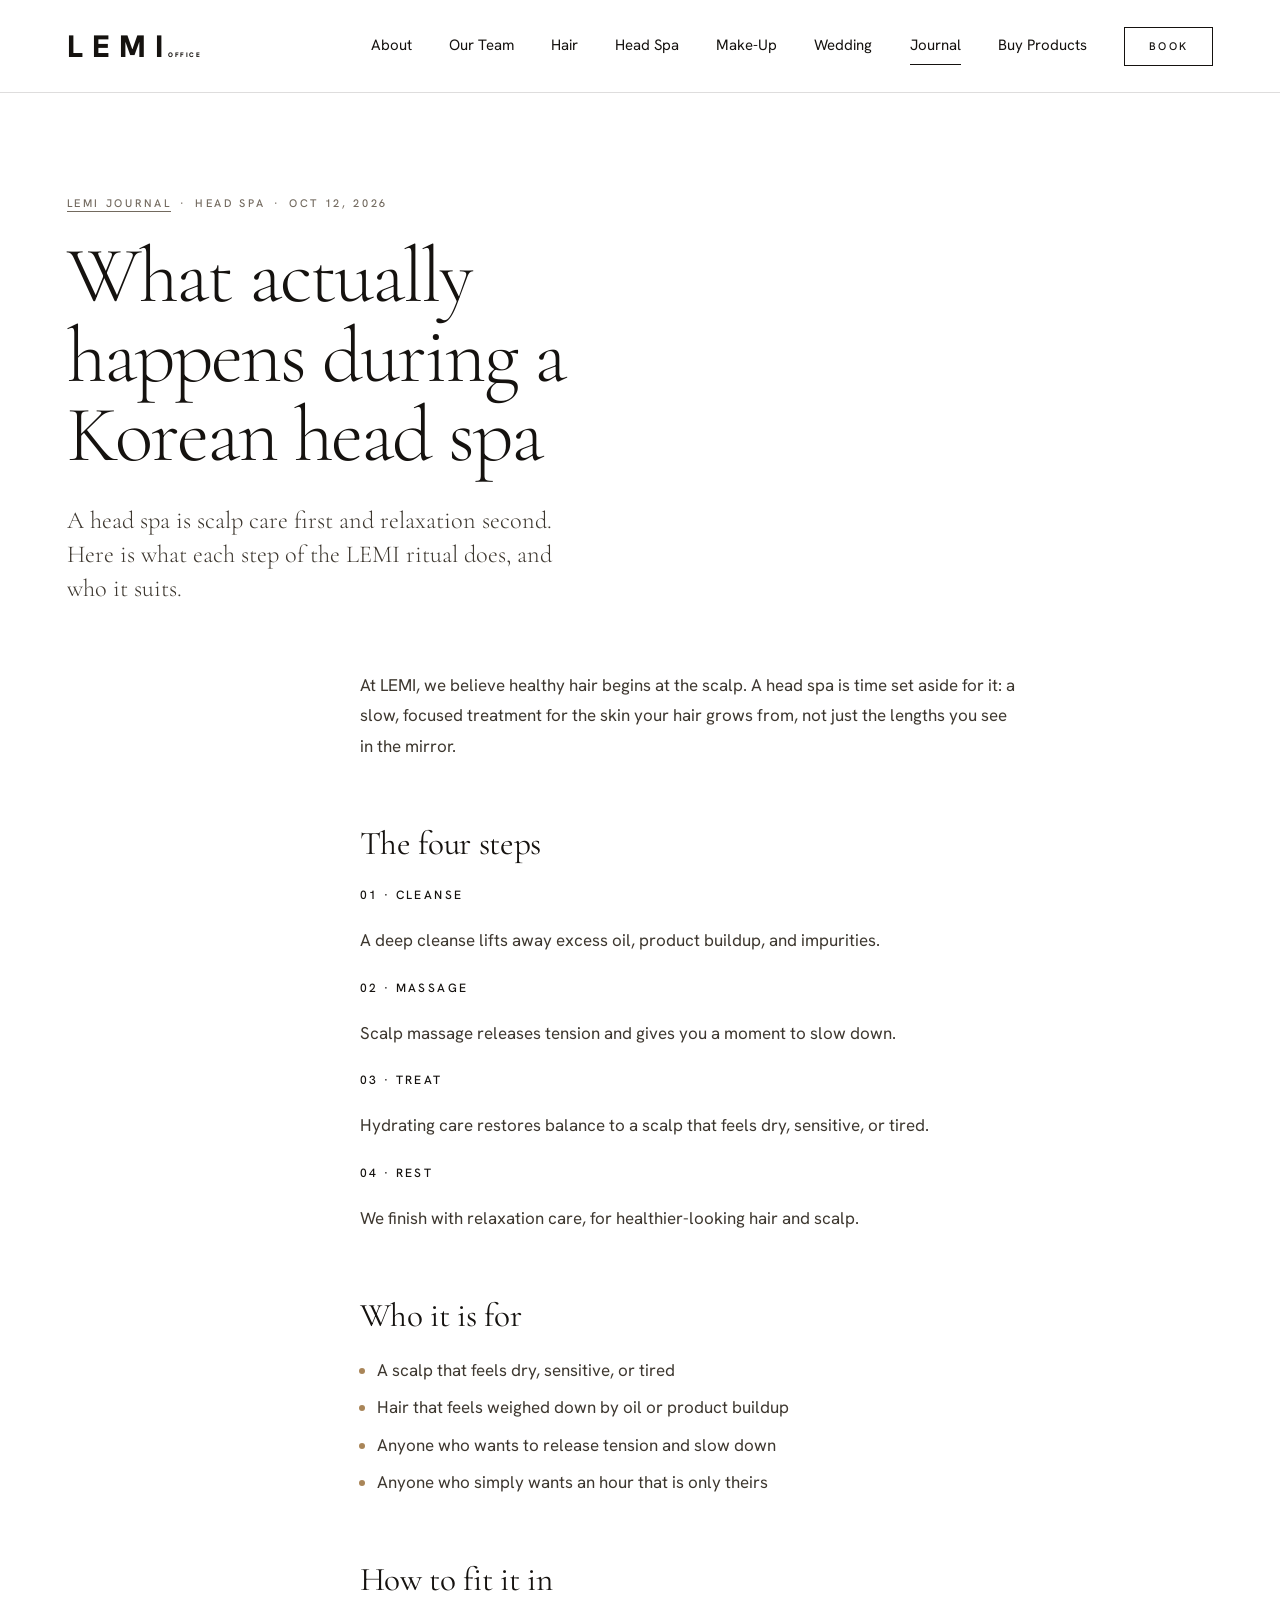
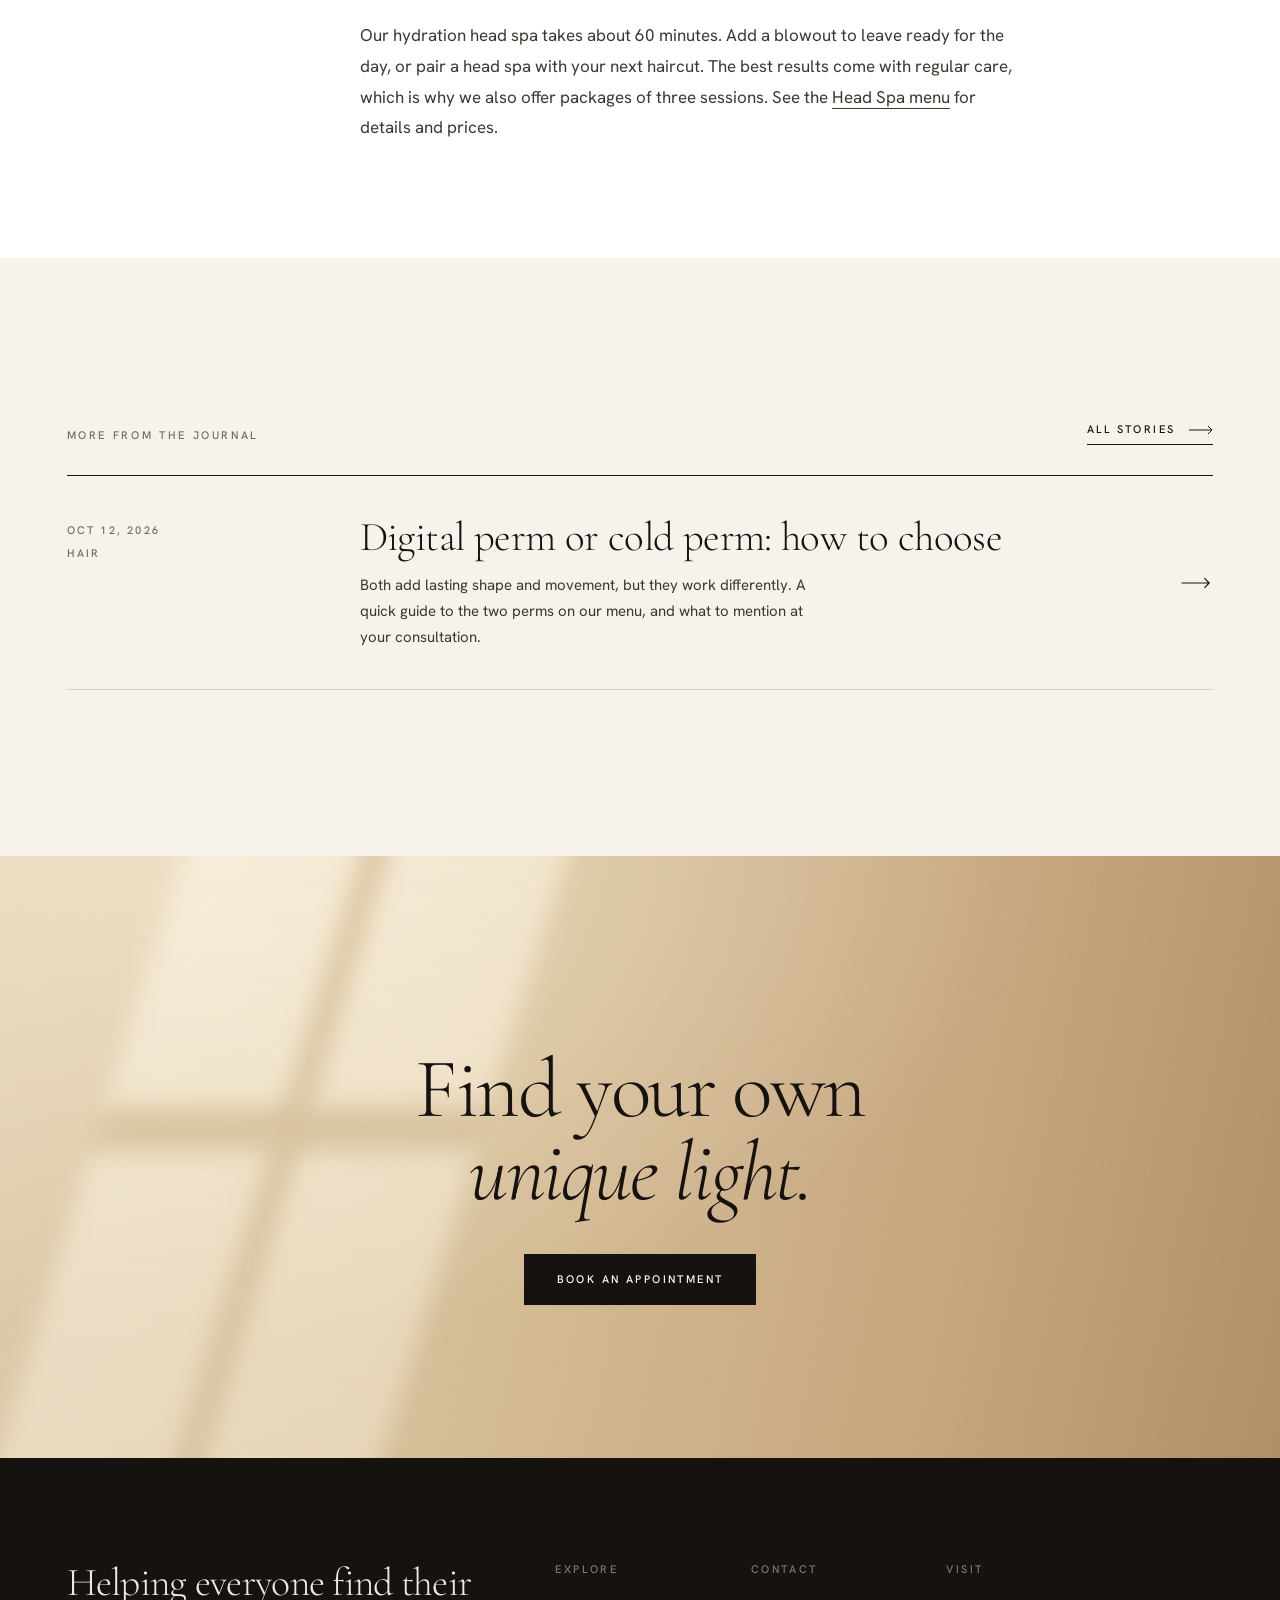
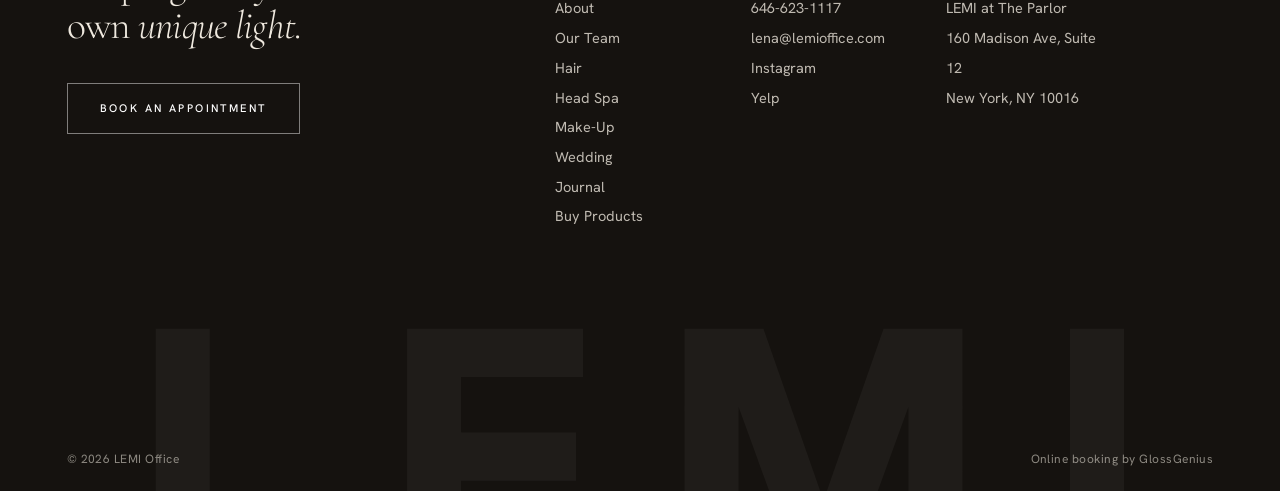
<file: journal/2026-10-12-what-happens-in-a-korean-head-spa.html>
<!doctype html>
<html lang="en">
<head>
<meta charset="utf-8">
<meta name="viewport" content="width=device-width, initial-scale=1">
<title>What actually happens during a Korean head spa | Lemi Journal</title>
<meta name="description" content="A head spa is scalp care first and relaxation second. Here is what each step of the LEMI ritual does, and who it suits.">
<link rel="canonical" href="https://www.lemioffice.com/journal/2026-10-12-what-happens-in-a-korean-head-spa.html">
<meta name="theme-color" content="#ffffff">
<meta property="og:type" content="article">
<meta property="og:site_name" content="LEMI Office">
<meta property="og:title" content="What actually happens during a Korean head spa | Lemi Journal">
<meta property="og:description" content="A head spa is scalp care first and relaxation second. Here is what each step of the LEMI ritual does, and who it suits.">
<meta property="og:image" content="https://www.lemioffice.com/assets/img/still-life.jpg">
<link rel="icon" href="data:image/svg+xml,%3Csvg xmlns='http://www.w3.org/2000/svg' viewBox='0 0 32 32'%3E%3Crect width='32' height='32' fill='%2315120f'/%3E%3Cpath d='M11 8h3.6v12.6H22V24H11z' fill='%23fff'/%3E%3C/svg%3E">
<link rel="preconnect" href="https://fonts.googleapis.com">
<link rel="preconnect" href="https://fonts.gstatic.com" crossorigin>
<link rel="stylesheet" href="https://fonts.googleapis.com/css2?family=Cormorant+Garamond:ital,wght@0,300;0,400;0,500;1,300;1,400&family=Hanken+Grotesk:wght@400;500;600;800&display=swap">
<link rel="stylesheet" href="../assets/css/style.css?v=1791845061">
<script>document.documentElement.classList.add("js")</script>
<script type="application/ld+json">{"@context": "https://schema.org", "@type": "BlogPosting", "headline": "What actually happens during a Korean head spa", "description": "A head spa is scalp care first and relaxation second. Here is what each step of the LEMI ritual does, and who it suits.", "datePublished": "2026-10-12", "url": "https://www.lemioffice.com/journal/2026-10-12-what-happens-in-a-korean-head-spa.html", "author": {"@type": "Organization", "name": "LEMI Office", "url": "https://www.lemioffice.com"}, "publisher": {"@type": "Organization", "name": "LEMI Office", "url": "https://www.lemioffice.com"}}</script>
</head>
<body>
<a class="skip" href="#main">Skip to content</a>

<header class="hdr" data-hdr>
  <div class="wrap hdr__in">
    <a class="logo" href="../index.html" aria-label="LEMI Office, home"><span class="logo__l">LEMI</span><span class="logo__o">OFFICE</span></a>
    <nav class="nav" aria-label="Primary">
      <a href="../about.html">About</a><a href="../team.html">Our Team</a><a href="../hair.html">Hair</a><a href="../head-spa.html">Head Spa</a><a href="../make-up.html">Make-Up</a><a href="../wedding.html">Wedding</a><a href="../journal.html" aria-current="page">Journal</a><a class="nav__shop" href="https://shop.saloninteractive.com/store/Lemioffice/product_categories" target="_blank" rel="noopener">Buy Products</a>
      <a class="btn nav__book" href="https://lemioffice.glossgenius.com/book" target="_blank" rel="noopener">Book</a>
    </nav>
    <button class="burger" type="button" data-burger aria-label="Open menu" aria-expanded="false" aria-controls="mnav"><i></i><i></i></button>
  </div>
</header>

<div class="mnav" id="mnav">
  <nav class="mnav__links" aria-label="Mobile"><a href="../about.html" style="--i:0">About</a><a href="../team.html" style="--i:1">Our Team</a><a href="../hair.html" style="--i:2">Hair</a><a href="../head-spa.html" style="--i:3">Head Spa</a><a href="../make-up.html" style="--i:4">Make-Up</a><a href="../wedding.html" style="--i:5">Wedding</a><a href="../journal.html" aria-current="page" style="--i:6">Journal</a><a href="https://shop.saloninteractive.com/store/Lemioffice/product_categories" target="_blank" rel="noopener" style="--i:7">Buy Products</a></nav>
  <div class="mnav__foot">
    <p class="small">160 Madison Ave, Suite 12, New York<br><a href="tel:+16466231117">646-623-1117</a> &nbsp;·&nbsp; <a href="https://www.instagram.com/lemioffice" target="_blank" rel="noopener">@lemioffice</a></p>
    <a class="btn btn--solid" href="https://lemioffice.glossgenius.com/book" target="_blank" rel="noopener">Book an appointment</a>
  </div>
</div>

<main id="main">
<article class="post">
  <header class="wrap post__head">
    <p class="eyebrow" data-r><a class="tlink" href="../journal.html">Lemi Journal</a>&ensp;·&ensp;Head Spa&ensp;·&ensp;<time datetime="2026-10-12">Oct 12, 2026</time></p>
    <h1 class="post__h" data-r style="--d:1">What actually happens during a Korean head spa</h1>
    <p class="post__lede" data-r style="--d:2">A head spa is scalp care first and relaxation second. Here is what each step of the LEMI ritual does, and who it suits.</p>
  </header>
  
  <div class="wrap post__wrap"><div class="post__body" data-r>
<p>At LEMI, we believe healthy hair begins at the scalp. A head spa is time set aside for it: a slow, focused treatment for the skin your hair grows from, not just the lengths you see in the mirror.</p>
<h2>The four steps</h2>
<h3>01 · Cleanse</h3>
<p>A deep cleanse lifts away excess oil, product buildup, and impurities.</p>
<h3>02 · Massage</h3>
<p>Scalp massage releases tension and gives you a moment to slow down.</p>
<h3>03 · Treat</h3>
<p>Hydrating care restores balance to a scalp that feels dry, sensitive, or tired.</p>
<h3>04 · Rest</h3>
<p>We finish with relaxation care, for healthier-looking hair and scalp.</p>
<h2>Who it is for</h2>
<ul><li>A scalp that feels dry, sensitive, or tired</li><li>Hair that feels weighed down by oil or product buildup</li><li>Anyone who wants to release tension and slow down</li><li>Anyone who simply wants an hour that is only theirs</li></ul>
<h2>How to fit it in</h2>
<p>Our hydration head spa takes about 60 minutes. Add a blowout to leave ready for the day, or pair a head spa with your next haircut. The best results come with regular care, which is why we also offer packages of three sessions. See the <a href="../head-spa.html">Head Spa menu</a> for details and prices.</p>

  </div></div>
</article>

<section class="sec sec--ivory post__more">
  <div class="wrap">
    <div class="idx-head" data-r><p class="eyebrow">More from the Journal</p><a class="more" href="../journal.html">All stories<svg viewBox="0 0 24 10" aria-hidden="true"><path d="M0 5h23M19 1l4 4-4 4" fill="none" stroke="currentColor"/></svg></a></div>
    <div class="jlist">
<a class="jpost" href="2026-10-12-digital-perm-or-cold-perm.html" data-r>
  <span class="jpost__meta"><time datetime="2026-10-12">Oct 12, 2026</time><span>Hair</span></span>
  <span class="jpost__main"><span class="jpost__t">Digital perm or cold perm: how to choose</span><span class="jpost__d">Both add lasting shape and movement, but they work differently. A quick guide to the two perms on our menu, and what to mention at your consultation.</span></span>
  <span class="jpost__a"><svg viewBox="0 0 24 10" aria-hidden="true"><path d="M0 5h23M19 1l4 4-4 4" fill="none" stroke="currentColor"/></svg></span>
</a>
    </div>
  </div>
</section>

<section class="cta light">
  <div class="wrap">
    <p class="eyebrow" data-r>Appointments</p>
    <h2 class="h2" data-r style="--d:1">Find your own <em>unique light.</em></h2>
    <div data-r style="--d:2"><a class="btn btn--solid" href="https://lemioffice.glossgenius.com/book" target="_blank" rel="noopener">Book an appointment</a></div>
  </div>
</section>
</main>

<footer class="ftr">
  <div class="wrap grid ftr__top">
    <div class="ftr__lede">
      <p>Helping everyone find their own <em>unique light.</em></p>
      <a class="btn btn--light" href="https://lemioffice.glossgenius.com/book" target="_blank" rel="noopener">Book an appointment</a>
    </div>
    <div class="ftr__col">
      <p class="eyebrow">Explore</p>
      <a href="../about.html">About</a><br><a href="../team.html">Our Team</a><br><a href="../hair.html">Hair</a><br><a href="../head-spa.html">Head Spa</a><br><a href="../make-up.html">Make-Up</a><br><a href="../wedding.html">Wedding</a><br><a href="../journal.html">Journal</a><br><a href="https://shop.saloninteractive.com/store/Lemioffice/product_categories" target="_blank" rel="noopener">Buy Products</a><br>
    </div>
    <div class="ftr__col">
      <p class="eyebrow">Contact</p>
      <a href="tel:+16466231117">646-623-1117</a><br>
      <a href="mailto:lena@lemioffice.com">lena@lemioffice.com</a><br>
      <a href="https://www.instagram.com/lemioffice" target="_blank" rel="noopener">Instagram</a><br>
      <a href="https://yelp.to/-rt6zLqIka" target="_blank" rel="noopener">Yelp</a>
    </div>
    <div class="ftr__col">
      <p class="eyebrow">Visit</p>
      <a href="https://www.google.com/maps/search/?api=1&query=The+Parlor+160+Madison+Ave+New+York+NY+10016" target="_blank" rel="noopener">LEMI at The Parlor<br>160 Madison Ave, Suite 12<br>New York, NY 10016</a>
    </div>
  </div>
  <div class="ftr__mark" aria-hidden="true">LEMI</div>
  <div class="ftr__base"><div class="wrap"><span>© 2026 LEMI Office</span><span>Online booking by GlossGenius</span></div></div>
</footer>

<a class="fab" data-fab href="https://lemioffice.glossgenius.com/book" target="_blank" rel="noopener">Book an appointment<svg viewBox="0 0 24 10" aria-hidden="true"><path d="M0 5h23M19 1l4 4-4 4" fill="none" stroke="currentColor"/></svg></a>
<script src="../assets/js/main.js?v=1791845061" defer></script>
</body>
</html>
</file>
<file: assets/css/style.css>
/* ==========================================================================
   LEMI Office — stylesheet
   White paper, black ink, warm sand. Hairline rules. Light as the motif.
   ========================================================================== */

:root {
  --paper: #ffffff;
  --ivory: #f7f3ec;
  --stone: #ebe3d6;
  --sand: #cbae84;
  --camel: #a98558;
  --umber: #6b4f33;
  --ink: #15120f;
  --soft: #3d372f;
  --mute: #736a5f;
  --line: rgba(21, 18, 15, 0.14);
  --sage: #8a9a72;

  --serif: "Cormorant Garamond", "Cormorant", "Times New Roman", serif;
  --sans: "Hanken Grotesk", "Helvetica Neue", Helvetica, Arial, sans-serif;

  --gut: clamp(20px, 5.2vw, 92px);
  --gap: clamp(16px, 2vw, 32px);
  --sec: clamp(88px, 13vw, 190px);
  --hdr: 92px;
  --ease: cubic-bezier(0.2, 0.7, 0.1, 1);
}

@view-transition { navigation: auto; }

/* ---------- Reset ---------- */
*, *::before, *::after { box-sizing: border-box; }
html { -webkit-text-size-adjust: 100%; scroll-padding-top: calc(var(--hdr) + 24px); }
html.smooth { scroll-behavior: smooth; } /* added after load, so arriving at page.html#section jumps straight there */
body {
  margin: 0;
  background: var(--paper);
  color: var(--ink);
  font: 400 16px/1.72 var(--sans);
  -webkit-font-smoothing: antialiased;
  -moz-osx-font-smoothing: grayscale;
  text-rendering: optimizeLegibility;
  overflow-x: hidden;
}
h1, h2, h3, p, figure, dl, dd, ul, ol, blockquote, table { margin: 0; padding: 0; }
h1, h2, h3 { font-weight: inherit; }
ul, ol { list-style: none; }
img, svg { display: block; max-width: 100%; }
img { height: auto; }
a { color: inherit; text-decoration: none; }
button { font: inherit; color: inherit; background: none; border: 0; padding: 0; cursor: pointer; }
::selection { background: var(--sand); color: var(--ink); }
:focus-visible { outline: 1.5px solid currentColor; outline-offset: 5px; }

.skip { position: absolute; left: 12px; top: -60px; z-index: 100; background: var(--ink); color: #fff; padding: 12px 18px; font-size: 13px; }
.skip:focus { top: 12px; }
.sr { position: absolute; width: 1px; height: 1px; overflow: hidden; clip-path: inset(50%); white-space: nowrap; }

/* ---------- Layout ---------- */
.wrap { width: 100%; max-width: 1600px; margin-inline: auto; padding-inline: var(--gut); }
.grid { display: grid; grid-template-columns: repeat(12, minmax(0, 1fr)); column-gap: var(--gap); }
.sec { padding-block: var(--sec); }
.sec--tight { padding-block: calc(var(--sec) * 0.62); }
.sec--ivory { background: var(--ivory); --cover: var(--ivory); }
.rule { border: 0; border-top: 1px solid var(--line); margin: 0; }

/* ---------- Type ---------- */
.eyebrow {
  font: 500 11px/1.5 var(--sans);
  letter-spacing: 0.24em;
  text-transform: uppercase;
  color: var(--mute);
}
.display { font: 300 clamp(76px, 14.5vw, 232px)/0.84 var(--serif); letter-spacing: -0.035em; white-space: nowrap; }
.h2 { font: 300 clamp(40px, 5.2vw, 80px)/1.02 var(--serif); letter-spacing: -0.018em; }
.h3 { font: 400 clamp(28px, 2.6vw, 38px)/1.1 var(--serif); letter-spacing: -0.01em; }
.lead { font: 300 clamp(27px, 3.15vw, 48px)/1.2 var(--serif); letter-spacing: -0.008em; }
.copy { color: var(--soft); max-width: 48ch; }
.copy + .copy { margin-top: 1.3em; }
.small { font-size: 13.5px; line-height: 1.7; color: var(--mute); }
em { font-style: italic; }

/* ---------- Links & buttons ---------- */
.more {
  display: inline-flex; align-items: center; gap: 14px;
  padding-bottom: 9px;
  font: 500 11px/1 var(--sans); letter-spacing: 0.22em; text-transform: uppercase;
  border-bottom: 1px solid currentColor;
}
.more svg { width: 24px; height: 10px; transition: transform 0.5s var(--ease); }
.more:hover svg { transform: translateX(7px); }

.tlink { background: linear-gradient(currentColor, currentColor) 0 100% / 100% 1px no-repeat; padding-bottom: 2px; transition: background-size 0.45s var(--ease); }
.tlink:hover { background-size: 0 1px; background-position: 100% 100%; }

.btn {
  position: relative; isolation: isolate; overflow: hidden;
  display: inline-flex; align-items: center; justify-content: center; gap: 14px;
  padding: 19px 32px;
  border: 1px solid var(--ink);
  font: 500 11px/1 var(--sans); letter-spacing: 0.22em; text-transform: uppercase; white-space: nowrap;
  transition: color 0.45s var(--ease);
}
.btn::before { content: ""; position: absolute; inset: -1px; z-index: -1; background: var(--ink); transform: translateY(102%); transition: transform 0.45s var(--ease); }
.btn:hover { color: var(--paper); }
.btn:hover::before { transform: none; }
.btn--solid { background: var(--ink); color: var(--paper); }
.btn--solid::before { background: var(--paper); }
.btn--solid:hover { color: var(--ink); }
.btn--light { border-color: rgba(255, 255, 255, 0.45); color: #fff; }
.btn--light::before { background: #fff; }
.btn--light:hover { color: var(--ink); }
.btn svg { width: 24px; height: 10px; flex: none; }

/* ---------- Header ---------- */
.hdr {
  position: sticky; top: 0; z-index: 50;
  background: rgba(255, 255, 255, 0.94);
  -webkit-backdrop-filter: blur(14px); backdrop-filter: blur(14px);
  border-bottom: 1px solid var(--line);
  transition: transform 0.55s var(--ease);
}
.hdr.is-hidden { transform: translateY(-101%); }
.hdr__in { display: flex; align-items: center; justify-content: space-between; height: var(--hdr); }

.logo { display: inline-flex; align-items: baseline; line-height: 1; }
.logo__l { font: 800 31px/1 var(--sans); letter-spacing: 0.3em; margin-right: -0.14em; }
.logo__o { font: 800 6.5px/1 var(--sans); letter-spacing: 0.22em; }

.nav { display: flex; align-items: center; gap: clamp(20px, 2.9vw, 52px); font-size: 15px; white-space: nowrap; }
.nav a:not(.nav__book) { position: relative; padding-block: 6px; }
@media (max-width: 1099px) { .nav__shop { display: none; } } /* top menu only fits it on wider screens; the footer and phone menu always have it */
.nav a:not(.nav__book)::after {
  content: ""; position: absolute; left: 0; right: 0; bottom: 0; height: 1px; background: currentColor;
  transform: scaleX(0); transform-origin: right; transition: transform 0.45s var(--ease);
}
.nav a:hover::after, .nav a[aria-current="page"]::after { transform: scaleX(1); transform-origin: left; }
.nav__book { padding: 13px 24px; }

.burger { display: none; width: 44px; height: 44px; margin-right: -8px; position: relative; z-index: 61; }
.burger i { position: absolute; left: 9px; right: 9px; height: 1.5px; background: var(--ink); transition: transform 0.45s var(--ease), top 0.45s var(--ease); }
.burger i:nth-child(1) { top: 17px; }
.burger i:nth-child(2) { top: 26px; }
.burger[aria-expanded="true"] i:nth-child(1) { top: 21.5px; transform: rotate(45deg); }
.burger[aria-expanded="true"] i:nth-child(2) { top: 21.5px; transform: rotate(-45deg); }

.mnav {
  position: fixed; inset: 0; z-index: 45;
  display: flex; flex-direction: column; justify-content: space-between;
  padding: calc(var(--hdr) + 36px) var(--gut) 36px;
  background: var(--ivory);
  visibility: hidden; opacity: 0;
  transition: opacity 0.45s var(--ease), visibility 0s 0.45s;
}
.mnav.is-open { visibility: visible; opacity: 1; transition: opacity 0.45s var(--ease); }
.mnav__links a { display: block; padding-block: 7px; font: 300 46px/1.1 var(--serif); letter-spacing: -0.02em; opacity: 0; transform: translateY(18px); transition: opacity 0.6s var(--ease), transform 0.6s var(--ease); }
.mnav.is-open .mnav__links a { opacity: 1; transform: none; transition-delay: calc(0.08s + var(--i) * 0.05s); }
.mnav__links a[aria-current="page"] { font-style: italic; }
.mnav__foot { display: grid; gap: 20px; }
.mnav__foot .btn { width: 100%; }

/* ---------- The strand: one hairline that draws itself ---------- */
.strand { position: absolute; pointer-events: none; overflow: visible; }
.strand path { fill: none; stroke: var(--camel); stroke-width: 1; vector-effect: non-scaling-stroke; stroke-linecap: round; }
.js .strand path { visibility: hidden; } /* main.js measures the line, then draws it */
.js .strand.is-ready path { visibility: visible; }

/* ---------- Light: sun moving across a sand wall ---------- */
.light {
  position: relative; overflow: hidden; isolation: isolate;
  background:
    radial-gradient(120% 140% at 12% 0%, rgba(255, 244, 222, 0.5), transparent 58%),
    linear-gradient(102deg, #dcc9aa 0%, #d2b991 42%, #c2a179 76%, #ad8b63 100%);
}
.light::before {
  content: ""; position: absolute; z-index: -1; top: -18%; bottom: -18%; left: 7%; width: clamp(200px, 30%, 520px);
  background:
    linear-gradient(90deg, transparent 46.5%, #d3bb94 46.5% 53.5%, transparent 53.5%),
    linear-gradient(180deg, transparent 44%, #d3bb94 44% 49%, transparent 49%),
    linear-gradient(180deg, rgba(255, 247, 230, 0.86), rgba(255, 247, 230, 0.5));
  filter: blur(13px); opacity: 0.72;
  transform: skewX(-17deg);
  animation: drift 24s ease-in-out infinite alternate;
}
.light::after {
  content: ""; position: absolute; inset: 0; z-index: -1; opacity: 0.4; mix-blend-mode: soft-light;
  background-image: url("data:image/svg+xml,%3Csvg xmlns='http://www.w3.org/2000/svg' width='220' height='220'%3E%3Cfilter id='n'%3E%3CfeTurbulence type='fractalNoise' baseFrequency='.9' numOctaves='2' stitchTiles='stitch'/%3E%3CfeColorMatrix values='0 0 0 0 .5 0 0 0 0 .5 0 0 0 0 .5 0 0 0 1 0'/%3E%3C/filter%3E%3Crect width='100%25' height='100%25' filter='url(%23n)'/%3E%3C/svg%3E");
}
@keyframes drift { from { transform: translateX(-10%) skewX(-17deg); } to { transform: translateX(34%) skewX(-21deg); } }

/* ---------- Reveal on scroll ---------- */
.js [data-r] { opacity: 0; transform: translateY(22px); transition: opacity 1.1s var(--ease), transform 1.1s var(--ease); transition-delay: calc(var(--d, 0) * 90ms); }
.js [data-r].in { opacity: 1; transform: none; }
.js [data-clip] { position: relative; overflow: hidden; }
.js [data-clip]::after { content: ""; position: absolute; inset: -1px; background: var(--cover, var(--paper)); transform-origin: bottom; transition: transform 1.5s var(--ease); transition-delay: calc(var(--d, 0) * 90ms); }
.js [data-clip].in::after { transform: scaleY(0); }
.js [data-clip] img { transform: scale(1.12); transition: transform 2.2s var(--ease); }
.js [data-clip].in img { transform: none; }

/* ==========================================================================
   Home
   ========================================================================== */
.hero { position: relative; }
.strand--hero { inset: 0 0 auto 0; width: 100%; height: clamp(360px, 46vw, 640px); z-index: 0; opacity: 0.75; }
.hero__top { position: relative; z-index: 1; padding-top: clamp(52px, 8.2vw, 124px); padding-bottom: clamp(44px, 5.6vw, 88px); row-gap: 40px; align-items: end; }
.hero__eyebrow { grid-column: 1 / -1; margin-bottom: clamp(0px, 0.6vw, 10px); }
.hero__eyebrow i { font-style: normal; margin-inline: 0.5em; color: var(--camel); }
.hero__h { grid-column: 1 / span 9; font: 300 clamp(45px, 7.5vw, 122px)/0.97 var(--serif); letter-spacing: -0.028em; }
.ln { display: block; overflow: hidden; padding-bottom: 0.13em; margin-bottom: -0.13em; }
.ln > span { display: block; }
.display .ln { padding-bottom: 0.24em; margin-bottom: -0.24em; }
.js .ln > span { transform: translateY(112%); animation: rise 1.35s var(--ease) forwards; animation-delay: calc(0.12s + var(--i) * 0.11s); }
@keyframes rise { to { transform: none; } }
.hero__aside { grid-column: 10 / -1; display: grid; gap: 28px; justify-items: start; padding-bottom: 0.9vw; }
.hero__aside p { font-size: 15px; line-height: 1.7; color: var(--soft); }
.js .hero__eyebrow, .js .hero__aside { opacity: 0; animation: fade 1.4s 0.7s var(--ease) forwards; }
@keyframes fade { to { opacity: 1; } }

.hero__fig { position: relative; overflow: hidden; height: clamp(340px, 38.3vw, 780px); background: var(--sand); }
.hero__fig img { position: absolute; inset: -6% 0; width: 100%; height: 112%; object-fit: cover; object-position: 50% 60%; will-change: transform; }
.js .hero__fig { clip-path: inset(100% 0 0 0); animation: unveil 1.7s 0.45s var(--ease) forwards; }
@keyframes unveil { to { clip-path: inset(0); } }

.facts { display: grid; grid-template-columns: repeat(4, 1fr); column-gap: var(--gap); border-bottom: 1px solid var(--line); }
.facts > div { padding-block: 30px 32px; }
.facts dt { margin-bottom: 10px; }
.facts dd { font-size: 15px; line-height: 1.6; }

.dot { display: inline-block; width: 7px; height: 7px; margin-right: 9px; border-radius: 50%; background: var(--mute); vertical-align: 1px; }
.dot.is-open { background: var(--sage); box-shadow: 0 0 0 4px rgba(138, 154, 114, 0.2); }

.intro .eyebrow { grid-column: 1 / span 3; padding-top: 0.9em; }
.intro__lead { grid-column: 4 / span 9; }
.intro__cols { grid-column: 4 / span 8; display: grid; grid-template-columns: 1fr 1fr; gap: var(--gap) clamp(32px, 5vw, 88px); margin-top: clamp(44px, 5vw, 80px); }
.intro__cols .copy { margin-top: 0; }
.lead, .h2, .founder__q { text-wrap: pretty; }
.intro__more { grid-column: 4 / -1; margin-top: clamp(40px, 4vw, 60px); }

/* Service index */
.idx-head { display: flex; justify-content: space-between; align-items: end; padding-bottom: 30px; }
.idx { border-top: 1px solid var(--line); }
.idx__row {
  position: relative; display: grid; grid-template-columns: minmax(48px, 1fr) 5fr 5fr 1fr; column-gap: var(--gap); align-items: baseline;
  padding-block: clamp(24px, 2.9vw, 46px);
  border-bottom: 1px solid var(--line);
  transition: border-color 0.4s;
}
.idx__n { font: 500 11px/1 var(--sans); letter-spacing: 0.2em; color: var(--mute); }
.idx__t { font: 300 clamp(42px, 6vw, 96px)/0.95 var(--serif); letter-spacing: -0.028em; transition: transform 0.7s var(--ease); }
.idx__d { font-size: 15px; color: var(--soft); transition: opacity 0.4s; }
.idx__a { justify-self: end; align-self: center; }
.idx__a svg { width: 34px; height: 12px; transition: transform 0.6s var(--ease); }
.idx__pic {
  position: absolute; z-index: 3; left: 37.6%; top: 50%; width: clamp(140px, 11.6vw, 190px); aspect-ratio: 4 / 5; overflow: hidden; pointer-events: none;
  transform: translateY(-50%); clip-path: inset(100% 0 0 0); transition: clip-path 0.75s var(--ease);
}
.idx__pic img { width: 100%; height: 100%; object-fit: cover; transform: scale(1.15); transition: transform 1.2s var(--ease); }
@media (hover: hover) and (min-width: 901px) {
  .idx__row:hover { border-color: var(--ink); }
  .idx__row:hover .idx__t { transform: translateX(22px); font-style: italic; }
  .idx__row:hover .idx__a svg { transform: translateX(8px); }
}
@media (hover: hover) and (min-width: 1200px) {
  .idx__row:hover .idx__pic { clip-path: inset(0); }
  .idx__row:hover .idx__pic img { transform: none; }
}

/* Founder */
.founder__fig { grid-column: 2 / span 4; }
.founder__fig img, .about__fig img { width: 100%; }
.founder__cap, .cap { display: flex; justify-content: space-between; gap: 16px; margin-top: 14px; font: 500 10.5px/1.5 var(--sans); letter-spacing: 0.2em; text-transform: uppercase; color: var(--mute); }
.founder__txt { grid-column: 7 / span 5; align-self: center; }
.founder__q { margin: 26px 0 34px; font: 300 italic clamp(30px, 3.3vw, 50px)/1.14 var(--serif); letter-spacing: -0.012em; }
.founder__txt .more { margin-top: 40px; }

/* Work strip */
.work__head { display: flex; justify-content: space-between; align-items: end; gap: 24px; margin-bottom: clamp(36px, 4vw, 64px); }
.strip {
  display: flex; gap: clamp(12px, 1.4vw, 22px);
  padding-inline: max(var(--gut), calc((100vw - 1600px) / 2 + var(--gut)));
  overflow-x: auto; scroll-snap-type: x proximity; scroll-padding-inline: var(--gut);
  scrollbar-width: none; cursor: grab;
}
.strip::-webkit-scrollbar { display: none; }
.strip.is-drag { cursor: grabbing; scroll-snap-type: none; }
.strip.is-drag * { pointer-events: none; }
.strip figure { flex: 0 0 clamp(214px, 22.5vw, 336px); scroll-snap-align: start; }
.strip__im { overflow: hidden; aspect-ratio: 4 / 5; background: var(--stone); }
.strip img { width: 100%; height: 100%; object-fit: cover; filter: saturate(0.86); transition: transform 1.4s var(--ease), filter 0.8s; user-select: none; -webkit-user-drag: none; }
.strip figure:hover img { transform: scale(1.045); filter: none; }
.bar { height: 1px; margin-top: clamp(32px, 3.4vw, 52px); background: var(--line); }
.bar i { display: block; height: 1px; width: 100%; background: var(--ink); transform: scaleX(0.14); transform-origin: left; }

/* Voices */
.voices { padding-block: clamp(96px, 12vw, 180px); text-align: center; }
.voices__stage { display: grid; max-width: 1080px; margin: 34px auto 0; }
.voices blockquote { padding-block: 10px; }
.js .voices blockquote { grid-area: 1 / 1; align-self: center; opacity: 0; visibility: hidden; transform: translateY(14px); transition: opacity 0.9s var(--ease), transform 0.9s var(--ease), visibility 0s 0.9s; }
.js .voices blockquote.is-on { opacity: 1; visibility: visible; transform: none; transition: opacity 1.1s 0.25s var(--ease), transform 1.1s 0.25s var(--ease); }
.voices blockquote p { font: 300 clamp(29px, 3.9vw, 58px)/1.16 var(--serif); letter-spacing: -0.015em; text-wrap: balance; }
.voices cite { display: block; margin-top: 30px; font: 500 11px/1 var(--sans); font-style: normal; letter-spacing: 0.24em; text-transform: uppercase; }
.voices .eyebrow { color: var(--umber); }
.voices__ctl { display: none; justify-content: center; align-items: center; gap: 26px; margin-top: 46px; font: 500 11px/1 var(--sans); letter-spacing: 0.2em; }
.js .voices__ctl { display: flex; }
.voices__ctl button { width: 46px; height: 46px; display: grid; place-items: center; border: 1px solid rgba(21, 18, 15, 0.35); border-radius: 50%; transition: background 0.4s, color 0.4s; }
.voices__ctl button:hover { background: var(--ink); color: var(--paper); }
.voices__ctl svg { width: 18px; height: 10px; }
.voices__ctl .prev svg { transform: scaleX(-1); }

/* Visit */
.visit__l { grid-column: 1 / span 6; }
.visit__addr { margin: 26px 0 36px; font-size: clamp(32px, 3.6vw, 58px); line-height: 1.1; }
.visit__links { display: flex; flex-wrap: wrap; gap: 14px 40px; font-size: 15px; }
.visit__note { margin-top: clamp(44px, 5vw, 76px); padding-top: 26px; border-top: 1px solid var(--line); max-width: 440px; }
.visit__note .eyebrow { margin-bottom: 10px; }
.visit__r { grid-column: 8 / -1; }
.hours { width: 100%; margin-top: 22px; border-collapse: collapse; font-size: 15px; }
.hours th, .hours td { padding: 15px 0; border-bottom: 1px solid var(--line); font-weight: 400; text-align: left; color: var(--soft); }
.hours td { text-align: right; font-variant-numeric: tabular-nums; }
.hours tr.is-today th, .hours tr.is-today td { color: var(--ink); font-weight: 600; border-bottom-color: var(--ink); }
.visit__status { display: flex; justify-content: space-between; align-items: baseline; gap: 16px; }
.visit__status span:last-child { font-size: 14px; }
.visit__policy { margin-top: 28px; }

/* ==========================================================================
   Inner pages
   ========================================================================== */
.phead { position: relative; padding-top: clamp(56px, 8vw, 128px); padding-bottom: clamp(44px, 5.4vw, 88px); }
.phead .grid { align-items: end; row-gap: 36px; }
.phead__t { grid-column: 1 / span 8; }
.phead__t .eyebrow { margin-bottom: clamp(18px, 2vw, 30px); }
.phead__t .display { margin-left: -0.045em; }
.phead__d { grid-column: 9 / -1; padding-bottom: 1.2vw; }
.phead__d p { font-size: 16px; color: var(--soft); }
.anchors { display: flex; flex-wrap: wrap; gap: 10px 26px; margin-top: 28px; font: 500 11px/1 var(--sans); letter-spacing: 0.2em; text-transform: uppercase; }
.anchors a { padding-bottom: 7px; border-bottom: 1px solid var(--line); transition: border-color 0.3s; }
.anchors a:hover { border-color: var(--ink); }

.band { position: relative; overflow: hidden; }
.band--img { height: clamp(260px, 32vw, 660px); background: var(--sand); }
.band--img img { position: absolute; inset: 0; width: 100%; height: 100%; object-fit: cover; object-position: 50% 52%; }
.band--four { display: grid; grid-template-columns: repeat(4, 1fr); gap: clamp(6px, 0.8vw, 12px); padding-inline: clamp(6px, 0.8vw, 12px); }
.band--four div { overflow: hidden; aspect-ratio: 4 / 5; }
.band--four img { width: 100%; height: 100%; object-fit: cover; filter: saturate(0.86); }
.band--light { display: grid; place-items: center; min-height: clamp(280px, 34vw, 520px); padding: 64px var(--gut); text-align: center; }
.band--light p { max-width: 20ch; font: 300 italic clamp(32px, 4.6vw, 70px)/1.08 var(--serif); letter-spacing: -0.018em; text-wrap: balance; }
.band--light .eyebrow { max-width: none; margin-top: 26px; font: 500 11px/1.5 var(--sans); font-style: normal; letter-spacing: 0.24em; color: var(--umber); }

/* Menu (price lists) */
.menu { padding-block: clamp(64px, 7.4vw, 116px); border-top: 1px solid var(--line); }
.band + .menu { border-top: 0; }
.menu__l { grid-column: 1 / span 4; }
.menu__stick { position: sticky; top: calc(var(--hdr) + 36px); }
.menu__l .eyebrow { margin-bottom: 16px; }
.menu__l .h2, .split__l .h2 { font-size: clamp(38px, 4.5vw, 68px); }
.menu__note { margin-top: 24px; max-width: 34ch; }
.menu__note + .menu__note { margin-top: 12px; }
.menu__r { grid-column: 5 / -1; }

.plist { width: 100%; border-collapse: collapse; }
.plist thead th { padding: 0 0 16px; font: 500 10.5px/1 var(--sans); letter-spacing: 0.22em; text-transform: uppercase; color: var(--mute); text-align: right; border-bottom: 1px solid var(--ink); vertical-align: bottom; }
.plist thead th:first-child { text-align: left; }
.plist tbody th { padding: 21px 24px 21px 0; font-weight: 400; text-align: left; }
.plist tbody th, .plist tbody td { border-bottom: 1px solid var(--line); vertical-align: top; transition: border-color 0.3s; }
.plist tbody tr:hover th, .plist tbody tr:hover td { border-bottom-color: rgba(21, 18, 15, 0.5); }
.plist__n { display: block; font: 400 clamp(21px, 1.75vw, 25px)/1.2 var(--serif); letter-spacing: -0.004em; }
.plist__m { display: block; margin-top: 5px; font-size: 12px; letter-spacing: 0.06em; color: var(--mute); }
.plist__x { display: block; margin-top: 7px; max-width: 52ch; font-size: 13.5px; line-height: 1.62; color: var(--mute); }
.plist td { width: clamp(72px, 9.4vw, 148px); padding: 24px 0 21px; text-align: right; font-size: 15.5px; font-variant-numeric: tabular-nums; white-space: nowrap; }
.plist td sup { position: absolute; margin: -0.1em 0 0 2px; font-size: 0.72em; color: var(--camel); line-height: inherit; }
.plist td.na { color: rgba(21, 18, 15, 0.3); }
.plist--teams td { width: clamp(116px, 12vw, 170px); }
.legend { margin-top: 22px; }
.menu__copy { margin-top: 32px; }
.legend b { font-weight: 500; color: var(--camel); }

/* How to book */
.ask { margin: 28px 0 32px; border-top: 1px solid var(--ink); }
.ask > div { display: grid; grid-template-columns: minmax(0, 2fr) minmax(0, 3fr); gap: 4px var(--gap); padding: 19px 0; border-bottom: 1px solid var(--line); }
.ask dt { font: 400 clamp(21px, 1.75vw, 25px)/1.2 var(--serif); letter-spacing: -0.004em; }
.ask dd { padding-top: 4px; font-size: 14.5px; line-height: 1.6; color: var(--soft); }
.ask__cta { display: flex; flex-wrap: wrap; gap: 12px; margin-top: 36px; }
.ask__contact { margin-top: 18px; }
.ask__h { margin: clamp(64px, 7vw, 104px) 0 28px; }
.ask__end { margin: clamp(64px, 7vw, 104px) 0 18px; font: 300 clamp(28px, 2.8vw, 40px)/1.2 var(--serif); letter-spacing: -0.01em; text-wrap: pretty; }

.fine { border-top: 1px solid var(--line); }
.fine .grid { row-gap: 40px; }
.fine > .wrap > .grid > div { grid-column: span 4; }
.fine .eyebrow { margin-bottom: 14px; }
.fine p:not(.eyebrow) { max-width: 36ch; font-size: 14.5px; color: var(--soft); }

/* Steps */
.steps { display: grid; grid-template-columns: repeat(var(--n, 3), 1fr); column-gap: var(--gap); border-top: 1px solid var(--ink); }
.steps li { padding: 28px clamp(0px, 2vw, 32px) 0 0; }
.steps__n { font: 500 11px/1 var(--sans); letter-spacing: 0.2em; color: var(--camel); }
.steps h3 { margin: clamp(32px, 4.4vw, 72px) 0 14px; }
.steps p:not([class]) { font-size: 14.5px; color: var(--soft); max-width: 34ch; }
.steps .small { margin-top: 16px; letter-spacing: 0.04em; }

.split__l { grid-column: 1 / span 4; }
.split__r { grid-column: 5 / -1; }
.split__l .h2 { margin-top: 18px; }

/* Packages */
.packs { display: grid; grid-template-columns: repeat(3, 1fr); gap: var(--gap); }
.pack { display: flex; flex-direction: column; padding: clamp(28px, 2.8vw, 44px); background: var(--paper); border: 1px solid var(--line); transition: border-color 0.4s, transform 0.7s var(--ease); }
.pack:hover { border-color: var(--ink); transform: translateY(-4px); }
.pack h3 { margin: 18px 0 16px; }
.pack p:not([class]) { font-size: 14.5px; color: var(--soft); }
.pack__p { display: flex; align-items: baseline; gap: 12px; margin-top: auto; padding-top: 36px; font: 300 44px/1 var(--serif); letter-spacing: -0.02em; }
.pack__p s { font: 400 14px/1 var(--sans); letter-spacing: 0; color: var(--mute); }
.packs__foot { display: flex; justify-content: space-between; align-items: center; flex-wrap: wrap; gap: 24px; margin-top: clamp(36px, 4vw, 56px); }

.ticks { display: grid; grid-template-columns: 1fr 1fr; gap: 0 var(--gap); margin-top: 8px; }
.ticks li { padding: 17px 0; border-bottom: 1px solid var(--line); font-size: 15px; color: var(--soft); }

/* About */
.about__fig { grid-column: 1 / span 4; }
.about__txt { grid-column: 6 / span 7; }
.about__txt .lead { margin-bottom: clamp(32px, 3.4vw, 52px); }
.about__cols { columns: 2; column-gap: clamp(32px, 4vw, 72px); }
.about__cols p { break-inside: avoid; margin-bottom: 1.3em; color: var(--soft); font-size: 15.5px; }

.team { display: grid; grid-template-columns: repeat(3, 1fr); gap: clamp(48px, 5vw, 72px) var(--gap); }
.team__im { overflow: hidden; aspect-ratio: 4 / 5; background: var(--stone); }
.team__im img { width: 100%; height: 100%; object-fit: cover; object-position: 50% 20%; filter: saturate(0.9); transition: transform 1.6s var(--ease); }
.team article:hover img { transform: scale(1.035); }
.team .eyebrow { margin-top: 24px; }
.team h3 { margin: 8px 0 16px; font-size: clamp(32px, 3vw, 44px); font-weight: 300; }
.team article { display: flex; flex-direction: column; }
.team__bio p { font-size: 14.5px; line-height: 1.75; color: var(--soft); }
.team__bio p + p { margin-top: 0.95em; }
.team__links { display: flex; flex-wrap: wrap; gap: 12px 28px; margin-top: auto; padding-top: 28px; }
.sec-head { display: flex; justify-content: space-between; align-items: end; gap: 24px; margin-bottom: clamp(44px, 5vw, 84px); }
.sec-head .eyebrow { margin-bottom: 18px; }
.sec-head > p { max-width: 36ch; font-size: 15px; color: var(--soft); }

.about__more { margin-top: clamp(28px, 3vw, 44px); }

/* Our Team page: one row per person, sides alternate */
.member { padding-block: clamp(56px, 7.4vw, 120px); border-top: 1px solid var(--line); }
.member .grid { align-items: center; }
.member__fig, .member__txt { grid-row: 1; }
.member__fig { grid-column: 1 / span 5; }
.member__txt { grid-column: 7 / span 5; }
.member:nth-of-type(odd) .member__fig { grid-column: 8 / span 5; }
.member:nth-of-type(odd) .member__txt { grid-column: 2 / span 5; }
.member__n { margin-right: 1.4em; color: var(--camel); }
.member__txt .h2 { margin: 18px 0 28px; }
.member__txt .copy { font-size: 15.5px; }
.member__txt .team__links { padding-top: 36px; }

/* Team cards */
.crew { padding-bottom: clamp(72px, 9vw, 140px); }
.crew .wrap { display: grid; gap: clamp(16px, 1.8vw, 24px); }
.crew__card {
  display: grid; align-items: center;
  grid-template-columns: clamp(150px, 15vw, 220px) minmax(0, 1fr) clamp(240px, 18vw, 270px);
  grid-template-rows: 1fr auto auto 1fr;
  grid-template-areas: "im . cta" "im head cta" "im bio cta" "im . cta";
  column-gap: clamp(28px, 4vw, 72px);
  padding: clamp(18px, 2vw, 28px);
  border: 1px solid var(--line); background: var(--paper);
  transition: border-color 0.4s;
}
.crew__card:hover { border-color: rgba(21, 18, 15, 0.38); }
.crew__im { grid-area: im; }
.crew__head { grid-area: head; }
.crew__head .h3 { margin-top: 12px; }
.crew__bio { grid-area: bio; margin-top: 16px; max-width: 62ch; font-size: 15.5px; }
.crew__cta { grid-area: cta; display: flex; flex-direction: column; align-items: center; gap: 18px; padding-right: clamp(0px, 1.4vw, 20px); }
.crew__cta .btn { width: 100%; padding-inline: 24px; }
.crew__cta .btn svg { width: 24px; height: 10px; flex: none; }
.crew__ig { font-size: 13px; color: var(--mute); }

/* Journal: index list, article page */
.journal { padding-bottom: clamp(72px, 9vw, 140px); }
.jlist { border-top: 1px solid var(--ink); }
.jpost { display: grid; grid-template-columns: repeat(12, minmax(0, 1fr)); column-gap: var(--gap); align-items: start; padding: clamp(28px, 3vw, 44px) 0; border-bottom: 1px solid var(--line); transition: border-color 0.4s; }
.jpost__meta { grid-column: 1 / span 3; display: flex; flex-direction: column; gap: 8px; padding-top: 0.7em; font: 500 11px/1.4 var(--sans); letter-spacing: 0.2em; text-transform: uppercase; color: var(--mute); }
.jpost__main { grid-column: 4 / span 8; }
.jpost--pic .jpost__main { grid-column: 4 / span 6; }
.jpost__t { display: block; font: 300 clamp(30px, 3.2vw, 48px)/1.08 var(--serif); letter-spacing: -0.015em; text-wrap: balance; }
.jpost__d { display: block; margin-top: 14px; max-width: 58ch; font-size: 15px; color: var(--soft); }
.jpost__pic { grid-column: 10 / span 2; aspect-ratio: 4 / 5; overflow: hidden; background: var(--stone); }
.jpost__pic img { width: 100%; height: 100%; object-fit: cover; }
.jpost__a { grid-column: 12; justify-self: end; align-self: center; }
.jpost__a svg { width: 34px; height: 12px; transition: transform 0.6s var(--ease); }
.jempty { padding: 48px 0; color: var(--mute); }
@media (hover: hover) {
  .jpost:hover { border-color: var(--ink); }
  .jpost:hover .jpost__t { font-style: italic; }
  .jpost:hover .jpost__a svg { transform: translateX(8px); }
}
.post__head { padding-top: clamp(56px, 8vw, 128px); padding-bottom: clamp(40px, 5vw, 80px); }
.post__h { max-width: 17ch; margin-top: clamp(20px, 2vw, 30px); font: 300 clamp(44px, 6.2vw, 100px)/1 var(--serif); letter-spacing: -0.025em; text-wrap: balance; }
.post__lede { max-width: 44ch; margin-top: 28px; font: 300 clamp(21px, 1.9vw, 27px)/1.4 var(--serif); color: var(--soft); }
.post__fig { margin-bottom: clamp(40px, 5vw, 80px); }
.post__fig img { width: 100%; max-height: 82vh; object-fit: cover; }
.post__wrap { display: grid; grid-template-columns: repeat(12, minmax(0, 1fr)); column-gap: var(--gap); }
.post__body { grid-column: 4 / span 7; max-width: 680px; padding-bottom: clamp(72px, 9vw, 140px); }
.post__body > * + * { margin-top: 1.25em; }
.post__body p, .post__body li { font-size: 17px; line-height: 1.8; color: var(--soft); }
.post__body h2 { margin-top: 1.9em; font: 400 clamp(28px, 2.6vw, 36px)/1.15 var(--serif); letter-spacing: -0.01em; }
.post__body h3 { margin-top: 2em; font: 500 12px/1.4 var(--sans); letter-spacing: 0.2em; text-transform: uppercase; }
.post__body ul { padding-left: 1.1em; list-style: disc; }
.post__body li + li { margin-top: 0.4em; }
.post__body li::marker { color: var(--camel); }
.post__body p a, .post__body li a { background: linear-gradient(currentColor, currentColor) 0 100% / 100% 1px no-repeat; padding-bottom: 1px; }
.post__body blockquote { padding-left: 26px; border-left: 1px solid var(--sand); }
.post__body blockquote p { font: italic 300 clamp(22px, 2vw, 28px)/1.4 var(--serif); color: var(--ink); }
.post__body .post__ig { margin-top: 48px; }
.post__more .idx-head { align-items: center; }

.artist__fig { grid-column: 2 / span 4; }
.artist__txt { grid-column: 7 / span 5; align-self: center; }
.artist__txt .h2 { margin: 20px 0 28px; }
.artist__txt .more { margin-top: 38px; }
.duo { display: grid; grid-template-columns: 1fr 1fr; gap: var(--gap); max-width: 760px; margin-top: clamp(40px, 4.4vw, 68px); }
figure:hover > .team__im img { transform: scale(1.035); }

/* Closing call to action */
.cta { padding-block: clamp(96px, 12vw, 176px); text-align: center; }
.cta .h2 { margin: 22px auto 40px; max-width: 16ch; font-size: clamp(46px, 6.6vw, 104px); line-height: 0.98; letter-spacing: -0.028em; }
.cta .eyebrow { color: var(--umber); }

/* ---------- Footer ---------- */
.ftr { position: relative; overflow: hidden; background: var(--ink); color: #efe9df; }
.ftr a:hover { color: #fff; }
.ftr__top { padding-top: clamp(72px, 8vw, 128px); row-gap: 52px; }
.ftr__lede { grid-column: 1 / span 5; }
.ftr__lede p { margin-bottom: 36px; max-width: 11em; font: 300 clamp(31px, 3.1vw, 48px)/1.08 var(--serif); letter-spacing: -0.018em; }
.ftr__col { grid-column: span 2; font-size: 14.5px; line-height: 2.05; color: rgba(239, 233, 223, 0.78); }
.ftr__col:first-of-type { grid-column: 7 / span 2; }
.ftr__col .eyebrow { margin-bottom: 16px; color: rgba(239, 233, 223, 0.48); }
.ftr__mark { margin-top: clamp(56px, 7vw, 110px); margin-bottom: -8.5vw; font: 800 29.5vw/0.74 var(--sans); letter-spacing: 0.16em; white-space: nowrap; text-align: center; margin-right: -0.16em; color: rgba(255, 255, 255, 0.045); user-select: none; }
.ftr__base { position: absolute; left: 0; right: 0; bottom: 0; }
.ftr__base .wrap { display: flex; justify-content: space-between; flex-wrap: wrap; gap: 8px 24px; padding-block: 22px; font-size: 12px; letter-spacing: 0.04em; color: rgba(239, 233, 223, 0.55); }

/* Mobile booking bar */
.fab { display: none; }

/* ==========================================================================
   Responsive
   ========================================================================== */
@media (max-width: 1100px) {
  .hero::after { content: ""; position: absolute; inset: 0 0 auto 0; z-index: 0; height: clamp(360px, 46vw, 640px); background: linear-gradient(90deg, var(--paper) 24%, rgba(255, 255, 255, 0) 52%); pointer-events: none; }
  .hero__h { grid-column: 1 / -1; }
  .hero__aside { grid-column: 1 / span 8; grid-template-columns: 1fr auto; align-items: end; gap: 40px; width: 100%; }
  .phead__t { grid-column: 1 / -1; }
  .phead__d { grid-column: 1 / span 8; }
  .ftr__lede { grid-column: 1 / -1; }
  .ftr__col, .ftr__col:first-of-type { grid-column: span 4; }
}

@media (max-width: 900px) {
  .jpost__meta { grid-column: 1 / -1; flex-direction: row; flex-wrap: wrap; gap: 6px 18px; padding: 0 0 14px; }
  .jpost__main, .jpost--pic .jpost__main { grid-column: 1 / -1; }
  .jpost--pic .jpost__main { grid-column: 1 / span 8; }
  .jpost__pic { grid-column: 9 / -1; }
  .jpost__a { display: none; }
  .post__body { grid-column: 1 / -1; }
  .crew__card {
    grid-template-columns: clamp(88px, 22vw, 140px) minmax(0, 1fr);
    grid-template-rows: auto;
    grid-template-areas: "im head" "bio bio" "cta cta";
    column-gap: 20px;
  }
  .crew__bio { margin-top: 22px; }
  .crew__cta { margin-top: 26px; align-items: stretch; padding-right: 0; }
  .crew__ig { align-self: center; }
  :root { --hdr: 72px; }
  .nav { display: none; }
  .burger { display: block; }
  .logo__l { font-size: 25px; }
  .logo__o { font-size: 5.5px; }

  .strand--hero, .hero::after { display: none; }
  .hero__aside { grid-column: 1 / -1; grid-template-columns: 1fr; gap: 26px; }
  .hero__aside p { max-width: 40ch; }
  .hero__fig { height: clamp(300px, 85vw, 560px); }
  .hero__fig img { object-position: 52% 60%; }
  .facts { grid-template-columns: 1fr 1fr; }
  .facts > div { padding-block: 22px; border-top: 1px solid var(--line); }
  .facts > div:nth-child(-n + 2) { border-top: 0; }

  .intro .eyebrow, .intro__lead, .intro__cols, .intro__more { grid-column: 1 / -1; }
  .intro .eyebrow { margin-bottom: 22px; padding-top: 0; }
  .intro__cols { grid-template-columns: 1fr; }

  .idx__row { grid-template-columns: 34px 1fr auto; row-gap: 8px; }
  .idx__d { grid-column: 2 / -1; grid-row: 2; font-size: 14px; }
  .idx__a { grid-column: 3; grid-row: 1; }
  .idx__a svg { width: 26px; }
  .idx__pic { display: none; }

  .founder__fig { grid-column: 1 / span 9; }
  .founder__txt { grid-column: 1 / -1; margin-top: 52px; }

  .visit__l, .visit__r { grid-column: 1 / -1; }
  .visit__r { margin-top: 64px; }

  .phead__d { grid-column: 1 / -1; }
  .band--four { grid-template-columns: 1fr 1fr; }
  .menu__l, .menu__r, .split__l, .split__r { grid-column: 1 / -1; }
  .menu__stick { position: static; }
  .menu__r, .split__r { margin-top: 40px; }
  .menu__note { max-width: 52ch; }
  .fine > .wrap > .grid > div { grid-column: 1 / -1; }
  .fine p:not(.eyebrow) { max-width: 52ch; }

  .steps { grid-template-columns: 1fr; border-top: 0; }
  .steps li { padding: 26px 0 34px; border-top: 1px solid var(--line); }
  .steps li:first-child { border-top-color: var(--ink); }
  .steps h3 { margin-top: 22px; }
  .packs { grid-template-columns: 1fr; }
  .pack__p { padding-top: 28px; }

  .member__fig, .member__txt, .member:nth-of-type(odd) .member__fig, .member:nth-of-type(odd) .member__txt { grid-column: 1 / -1; grid-row: auto; }
  .member__txt { margin-top: 36px; }
  .artist__fig { grid-column: 1 / span 9; }
  .artist__txt { grid-column: 1 / -1; margin-top: 48px; }
  .about__fig { grid-column: 1 / span 9; }
  .about__txt { grid-column: 1 / -1; margin-top: 52px; }
  .about__cols { columns: 1; }
  .team { grid-template-columns: 1fr; }
  .sec-head, .work__head { flex-direction: column; align-items: flex-start; }

  .ftr__col, .ftr__col:first-of-type { grid-column: span 6; }
  .ftr__mark { margin-top: 60px; margin-bottom: 0; }
  .ftr__base { position: static; }
  .ftr__base .wrap { padding-block: 26px 28px; }

  .fab {
    position: fixed; left: 12px; right: 12px; bottom: 12px; z-index: 40;
    display: flex; justify-content: center; align-items: center; gap: 12px; height: 54px;
    background: var(--ink); color: #fff;
    font: 500 11px/1 var(--sans); letter-spacing: 0.22em; text-transform: uppercase;
    transform: translateY(160%); transition: transform 0.6s var(--ease);
  }
  .fab.is-on { transform: none; }
  .fab svg { width: 22px; height: 10px; }
}

@media (max-width: 560px) {
  body { font-size: 15.5px; }
  .hero__eyebrow span { display: block; }
  .hero__eyebrow i { display: none; }
  .ticks { grid-template-columns: 1fr; }
  .ask > div { grid-template-columns: 1fr; }
  .plist tbody th { padding-right: 12px; }
  .plist td { width: 62px; font-size: 14.5px; }
  .plist--teams td { width: 92px; }
  .plist thead th { letter-spacing: 0.14em; font-size: 9.5px; }
  .plist__x { font-size: 13px; }
  .ftr__col:last-of-type { grid-column: 1 / -1; }
  .visit__links { flex-direction: column; align-items: flex-start; }
  .voices__ctl { gap: 18px; }
}

@media (prefers-reduced-motion: reduce) {
  html, html.smooth { scroll-behavior: auto; }
  *, *::before, *::after { animation-duration: 0.01ms !important; animation-delay: 0s !important; animation-iteration-count: 1 !important; transition-duration: 0.01ms !important; transition-delay: 0s !important; }
}
</file>
